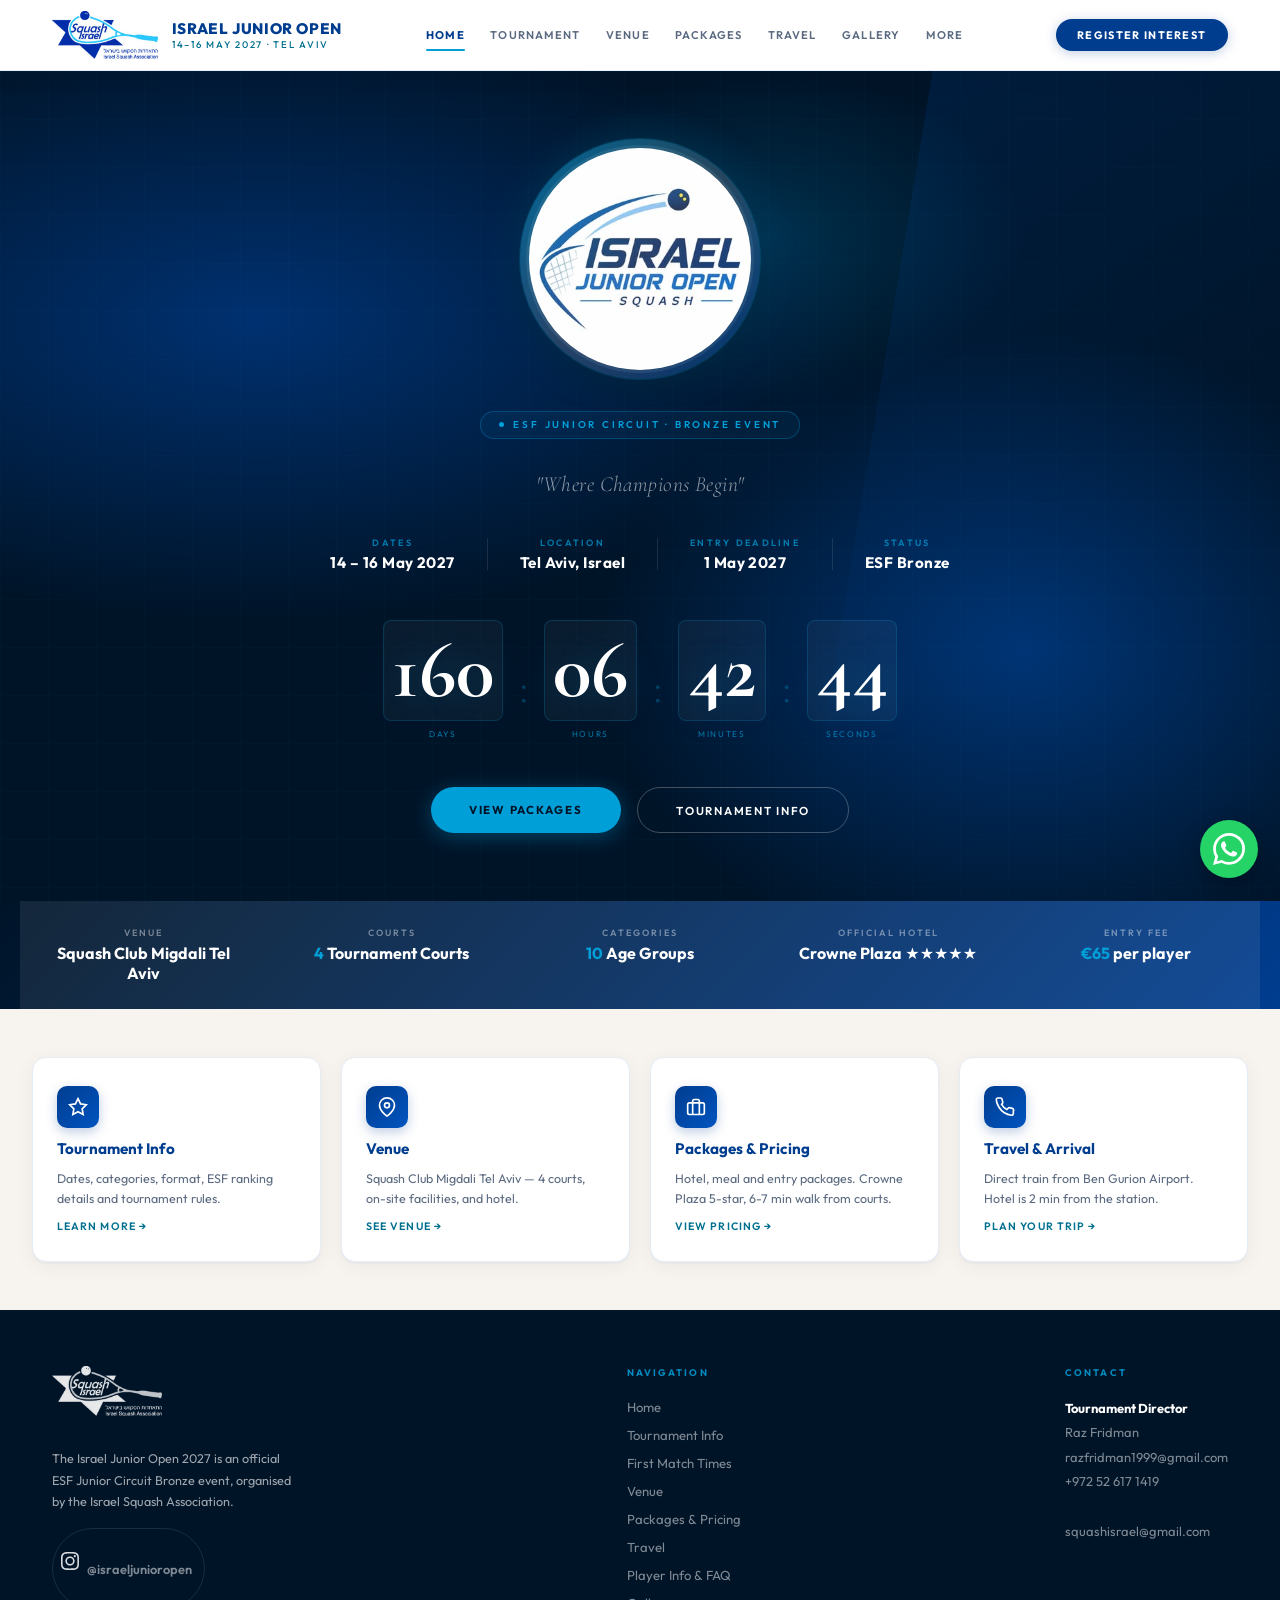
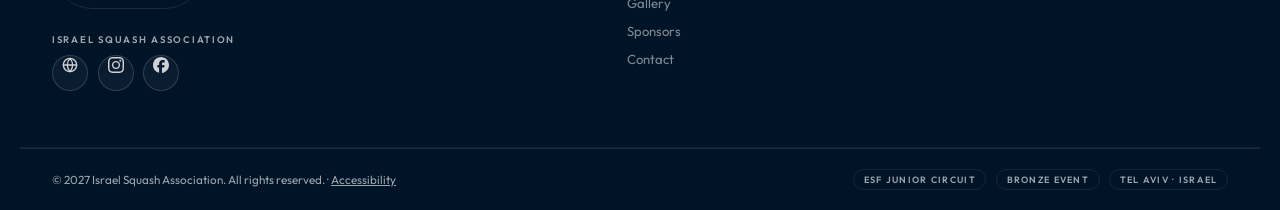
<file: index.html>
<!DOCTYPE html>
<html lang="en">
<head>
<meta charset="UTF-8">
<meta name="viewport" content="width=device-width, initial-scale=1.0">
<meta name="google-site-verification" content="rZv3g8tGmEXxZEA8Butmvnk4vvn_pvQNcPXPv8cuZnE">
<title>Israel Junior Open 2027 — ESF Junior Circuit Bronze · Tel Aviv</title>
<link rel="icon" href="favicon.ico" sizes="any">
<link rel="apple-touch-icon" href="img/apple-touch-icon.png">
<link rel="manifest" href="site.webmanifest">
<meta name="theme-color" content="#001428">
<meta property="og:type" content="website">
<meta property="og:title" content="Israel Junior Open 2027 — ESF Junior Circuit Bronze · Tel Aviv">
<meta property="og:description" content="Official website of the Israel Junior Open 2027, an ESF Junior Circuit Bronze event. 14-16 May 2027, Tel Aviv, Israel. 10 age categories, ESF Junior Circuit Bronze.">
<meta property="og:image" content="https://israeljunioropen.pages.dev/img/og-image.jpg">
<meta property="og:image:width" content="1200">
<meta property="og:image:height" content="630">
<meta name="twitter:image" content="https://israeljunioropen.pages.dev/img/og-image.jpg">
<meta property="og:url" content="https://israeljunioropen.pages.dev/">
<meta name="twitter:card" content="summary_large_image">
<meta name="description" content="Israel Junior Open 2027 - an ESF Junior Circuit Bronze squash tournament for boys and girls U11-U19, 14-16 May 2027 in Tel Aviv, Israel. Dates, venue, packages and travel info.">
<link rel="canonical" href="https://israeljunioropen.pages.dev/">
<link rel="alternate" hreflang="en" href="https://israeljunioropen.pages.dev/">
<link rel="alternate" hreflang="x-default" href="https://israeljunioropen.pages.dev/">
<link rel="stylesheet" href="css/style.css">
<script type="application/ld+json">
{
  "@context": "https://schema.org",
  "@type": "SportsEvent",
  "name": "Israel Junior Open 2027",
  "description": "ESF Junior Circuit Bronze junior squash tournament for boys and girls U11-U19.",
  "sport": "Squash",
  "startDate": "2027-05-14T10:00:00+03:00",
  "endDate": "2027-05-16T16:00:00+03:00",
  "eventStatus": "https://schema.org/EventScheduled",
  "eventAttendanceMode": "https://schema.org/OfflineEventAttendanceMode",
  "image": "https://israeljunioropen.pages.dev/img/og-image.jpg",
  "url": "https://israeljunioropen.pages.dev/",
  "location": {
    "@type": "Place",
    "name": "Squash Club Migdali Tel Aviv",
    "address": {
      "@type": "PostalAddress",
      "streetAddress": "Nahalat Yitzhak St 18",
      "addressLocality": "Tel Aviv-Yafo",
      "addressCountry": "IL"
    }
  },
  "organizer": {
    "@type": "SportsOrganization",
    "name": "Israel Squash Association",
    "url": "https://www.squashisrael.co.il/"
  },
  "offers": {
    "@type": "Offer",
    "price": "65",
    "priceCurrency": "EUR",
    "availability": "https://schema.org/PreOrder",
    "url": "https://europeansquash.com/event/israel-junior-open-2027/"
  }
}
</script>
<script type="application/ld+json">
{
  "@context": "https://schema.org",
  "@type": "WebSite",
  "name": "Israel Junior Open 2027",
  "alternateName": "IJO 2027",
  "url": "https://israeljunioropen.pages.dev/",
  "inLanguage": "en",
  "about": "ESF Junior Circuit Bronze squash tournament for boys and girls U11-U19, 14-16 May 2027, Tel Aviv, Israel.",
  "publisher": {
    "@type": "SportsOrganization",
    "name": "Israel Squash Association",
    "sport": "Squash",
    "url": "https://www.squashisrael.co.il/"
  }
}
</script>
</head>
<body>

<header>
  <div class="header-inner">
    <a href="index.html" class="header-logo">
      <img src="img/logo.jpg" alt="Israel Squash Association">
      <div class="header-logo-text">
        <div class="name">Israel Junior Open</div>
        <div class="sub">14–16 May 2027 · Tel Aviv</div>
      </div>
    </a>
    <nav>
      <ul>
        <li><a href="index.html">Home</a></li>
        <li class="has-dropdown"><a href="tournament.html">Tournament</a>
          <ul>
            <li><a href="tournament.html">Tournament Info</a></li>
            <li><a href="schedule.html">First Match Times</a></li>
            <li><a href="playerinfo.html">Player Info & FAQ</a></li>
          </ul>
        </li>
        <li><a href="venue.html">Venue</a></li>
        <li><a href="packages.html">Packages</a></li>
        <li class="has-dropdown"><a href="travel.html">Travel</a>
          <ul>
            <li><a href="travel.html">Travel & Arrival</a></li>
            <li><a href="telaviv.html">About Tel Aviv</a></li>
          </ul>
        </li>
        <li><a href="gallery.html">Gallery</a></li>
        <li class="has-dropdown"><a href="contact.html">More</a>
          <ul>
            <li><a href="sponsors.html">Sponsors & Partners</a></li>
            <li><a href="contact.html">Contact</a></li>
          </ul>
        </li>
      </ul>
      <button class="nav-toggle" aria-label="Toggle navigation">
        <span></span><span></span><span></span>
      </button>
    </nav>
    <a href="contact.html" class="nav-cta">Register Interest</a>
  </div>
</header>

<!-- HERO -->
<section class="home-hero">
  <div class="home-hero-pattern"></div>
  <div class="home-hero-glow"></div>
  <div class="home-hero-content">
    <div class="hero-tournament-logo">
      <div class="hero-logo-ring">
        <img src="img/instagram-profile.jpg" alt="Israel Junior Open 2027" width="240" height="240">
      </div>
    </div>
    <h1 class="sr-only">Israel Junior Open 2027 — ESF Junior Circuit Bronze squash tournament, 14–16 May 2027, Tel Aviv</h1>
    <div class="home-hero-esf">ESF Junior Circuit · Bronze Event</div>
    <p class="home-hero-tagline">"Where Champions Begin"</p>

    <div class="home-hero-meta">
      <div class="hm-item">
        <span class="hm-label">Dates</span>
        <span class="hm-value">14 – 16 May 2027</span>
      </div>
      <div class="hm-div"></div>
      <div class="hm-item">
        <span class="hm-label">Location</span>
        <span class="hm-value">Tel Aviv, Israel</span>
      </div>
      <div class="hm-div"></div>
      <div class="hm-item">
        <span class="hm-label">Entry Deadline</span>
        <span class="hm-value">1 May 2027</span>
      </div>
      <div class="hm-div"></div>
      <div class="hm-item">
        <span class="hm-label">Status</span>
        <span class="hm-value">ESF Bronze</span>
      </div>
    </div>

    <div class="countdown" id="countdown">
      <div class="cd-unit"><span class="cd-num" id="cd-days">000</span><span class="cd-label">Days</span></div>
      <div class="cd-sep">:</div>
      <div class="cd-unit"><span class="cd-num" id="cd-hours">00</span><span class="cd-label">Hours</span></div>
      <div class="cd-sep">:</div>
      <div class="cd-unit"><span class="cd-num" id="cd-mins">00</span><span class="cd-label">Minutes</span></div>
      <div class="cd-sep">:</div>
      <div class="cd-unit"><span class="cd-num" id="cd-secs">00</span><span class="cd-label">Seconds</span></div>
    </div>

    <div class="home-hero-actions">
      <a href="packages.html" class="btn btn-primary">View Packages</a>
      <a href="tournament.html" class="btn btn-outline">Tournament Info</a>
    </div>

  </div>
</section>

<!-- INFO STRIP -->
<div class="home-strip">
  <div class="home-strip-inner">
    <div class="strip-item">
      <div class="strip-item-label">Venue</div>
      <div class="strip-item-value">Squash Club Migdali Tel Aviv</div>
    </div>
    <div class="strip-item">
      <div class="strip-item-label">Courts</div>
      <div class="strip-item-value"><span class="accent">4</span> Tournament Courts</div>
    </div>
    <div class="strip-item">
      <div class="strip-item-label">Categories</div>
      <div class="strip-item-value"><span class="accent">10</span> Age Groups</div>
    </div>
    <div class="strip-item">
      <div class="strip-item-label">Official Hotel</div>
      <div class="strip-item-value">Crowne Plaza ★★★★★</div>
    </div>
    <div class="strip-item">
      <div class="strip-item-label">Entry Fee</div>
      <div class="strip-item-value"><span class="accent">€65</span> per player</div>
    </div>
  </div>
</div>

<!-- QUICK LINKS -->
<div class="home-quicklinks">
  <div class="quicklinks-grid">
    <a href="tournament.html" class="ql-card">
      <div class="ql-icon">
        <svg viewBox="0 0 24 24" fill="none" stroke="currentColor" stroke-width="2"><path d="M12 2l3.09 6.26L22 9.27l-5 4.87 1.18 6.88L12 17.77l-6.18 3.25L7 14.14 2 9.27l6.91-1.01L12 2z"/></svg>
      </div>
      <div class="ql-title">Tournament Info</div>
      <div class="ql-desc">Dates, categories, format, ESF ranking details and tournament rules.</div>
      <div class="ql-arrow">Learn more →</div>
    </a>
    <a href="venue.html" class="ql-card">
      <div class="ql-icon">
        <svg viewBox="0 0 24 24" fill="none" stroke="currentColor" stroke-width="2"><path d="M21 10c0 7-9 13-9 13s-9-6-9-13a9 9 0 0 1 18 0z"/><circle cx="12" cy="10" r="3"/></svg>
      </div>
      <div class="ql-title">Venue</div>
      <div class="ql-desc">Squash Club Migdali Tel Aviv — 4 courts, on-site facilities, and hotel.</div>
      <div class="ql-arrow">See venue →</div>
    </a>
    <a href="packages.html" class="ql-card">
      <div class="ql-icon">
        <svg viewBox="0 0 24 24" fill="none" stroke="currentColor" stroke-width="2"><rect x="2" y="7" width="20" height="14" rx="2"/><path d="M16 21V5a2 2 0 0 0-2-2h-4a2 2 0 0 0-2 2v16"/></svg>
      </div>
      <div class="ql-title">Packages & Pricing</div>
      <div class="ql-desc">Hotel, meal and entry packages. Crowne Plaza 5-star, 6-7 min walk from courts.</div>
      <div class="ql-arrow">View pricing →</div>
    </a>
    <a href="travel.html" class="ql-card">
      <div class="ql-icon">
        <svg viewBox="0 0 24 24" fill="none" stroke="currentColor" stroke-width="2"><path d="M22 16.92v3a2 2 0 0 1-2.18 2 19.79 19.79 0 0 1-8.63-3.07A19.5 19.5 0 0 1 4.62 12 19.79 19.79 0 0 1 1.56 3.4 2 2 0 0 1 3.53 1.22h3a2 2 0 0 1 2 1.72c.127.96.361 1.903.7 2.81a2 2 0 0 1-.45 2.11L7.91 8.77a16 16 0 0 0 6.29 6.29l1.61-1.61a2 2 0 0 1 2.11-.45c.907.339 1.85.573 2.81.7A2 2 0 0 1 22 16.92z"/></svg>
      </div>
      <div class="ql-title">Travel & Arrival</div>
      <div class="ql-desc">Direct train from Ben Gurion Airport. Hotel is 2 min from the station.</div>
      <div class="ql-arrow">Plan your trip →</div>
    </a>
  </div>
</div>

<footer>
  <div class="footer-top">
    <div class="footer-brand">
      <div class="footer-logos">
        <img src="img/logo-white.png" alt="Israel Squash Association">
      </div>
      <p>The Israel Junior Open 2027 is an official ESF Junior Circuit Bronze event, organised by the Israel Squash Association.</p>
      <div class="footer-social">
        <a href="https://www.instagram.com/israeljunioropen/" target="_blank" rel="noopener" class="footer-social-link" aria-label="Israel Junior Open on Instagram">
          <img src="img/instagram.svg" alt="Instagram" width="18" height="18">
          @israeljunioropen
        </a>
      </div>
      <div class="footer-fed">
        <span class="footer-fed-label">Israel Squash Association</span>
        <div class="footer-fed-links">
          <a href="https://www.squashisrael.co.il/" target="_blank" rel="noopener" aria-label="Israel Squash Association website"><img src="img/globe.svg" alt="Website" width="16" height="16"></a>
          <a href="https://www.instagram.com/squashisrael/" target="_blank" rel="noopener" aria-label="Israel Squash Association on Instagram"><img src="img/instagram.svg" alt="Instagram" width="16" height="16"></a>
          <a href="https://www.facebook.com/IsraelSquashOfficial/" target="_blank" rel="noopener" aria-label="Israel Squash Association on Facebook"><img src="img/facebook.svg" alt="Facebook" width="16" height="16"></a>
        </div>
      </div>
    </div>
    <div class="footer-links">
      <h4>Navigation</h4>
      <ul>
        <li><a href="index.html">Home</a></li>
        <li><a href="tournament.html">Tournament Info</a></li>
        <li><a href="schedule.html">First Match Times</a></li>
        <li><a href="venue.html">Venue</a></li>
        <li><a href="packages.html">Packages & Pricing</a></li>
        <li><a href="travel.html">Travel</a></li>
        <li><a href="playerinfo.html">Player Info & FAQ</a></li>
        <li><a href="gallery.html">Gallery</a></li>
        <li><a href="sponsors.html">Sponsors</a></li>
        <li><a href="contact.html">Contact</a></li>
      </ul>
    </div>
    <div class="footer-contact">
      <h4>Contact</h4>
      <p>
        <strong style="color:#fff">Tournament Director</strong><br>
        Raz Fridman<br>
        <a href="mailto:razfridman1999@gmail.com">razfridman1999@gmail.com</a><br>
        <a href="tel:+972526171419">+972 52 617 1419</a><br><br>
        <a href="mailto:squashisrael@gmail.com">squashisrael@gmail.com</a>
      </p>
    </div>
  </div>
  <div class="footer-bottom" style="border-top:1px solid rgba(255,255,255,0.1);padding:1.25rem 2rem;display:flex;align-items:center;justify-content:space-between;flex-wrap:wrap;gap:1rem;">
    <div class="footer-copy">© 2027 Israel Squash Association. All rights reserved. · <a href="accessibility.html" style="color:inherit;text-decoration:underline;">Accessibility</a></div>
    <div class="footer-badges">
      <div class="footer-bdg">ESF Junior Circuit</div>
      <div class="footer-bdg">Bronze Event</div>
      <div class="footer-bdg">Tel Aviv · Israel</div>
    </div>
  </div>
</footer>

<script src="js/main.js"></script>
<a href="https://wa.me/972526171419?text=Hi!%20I%20have%20a%20question%20about%20the%20Israel%20Junior%20Open%202027" class="wa-float" target="_blank" rel="noopener" aria-label="Chat with us on WhatsApp">
  <img src="img/whatsapp.svg" alt="WhatsApp" width="32" height="32">
</a>
</body>
</html>
</file>
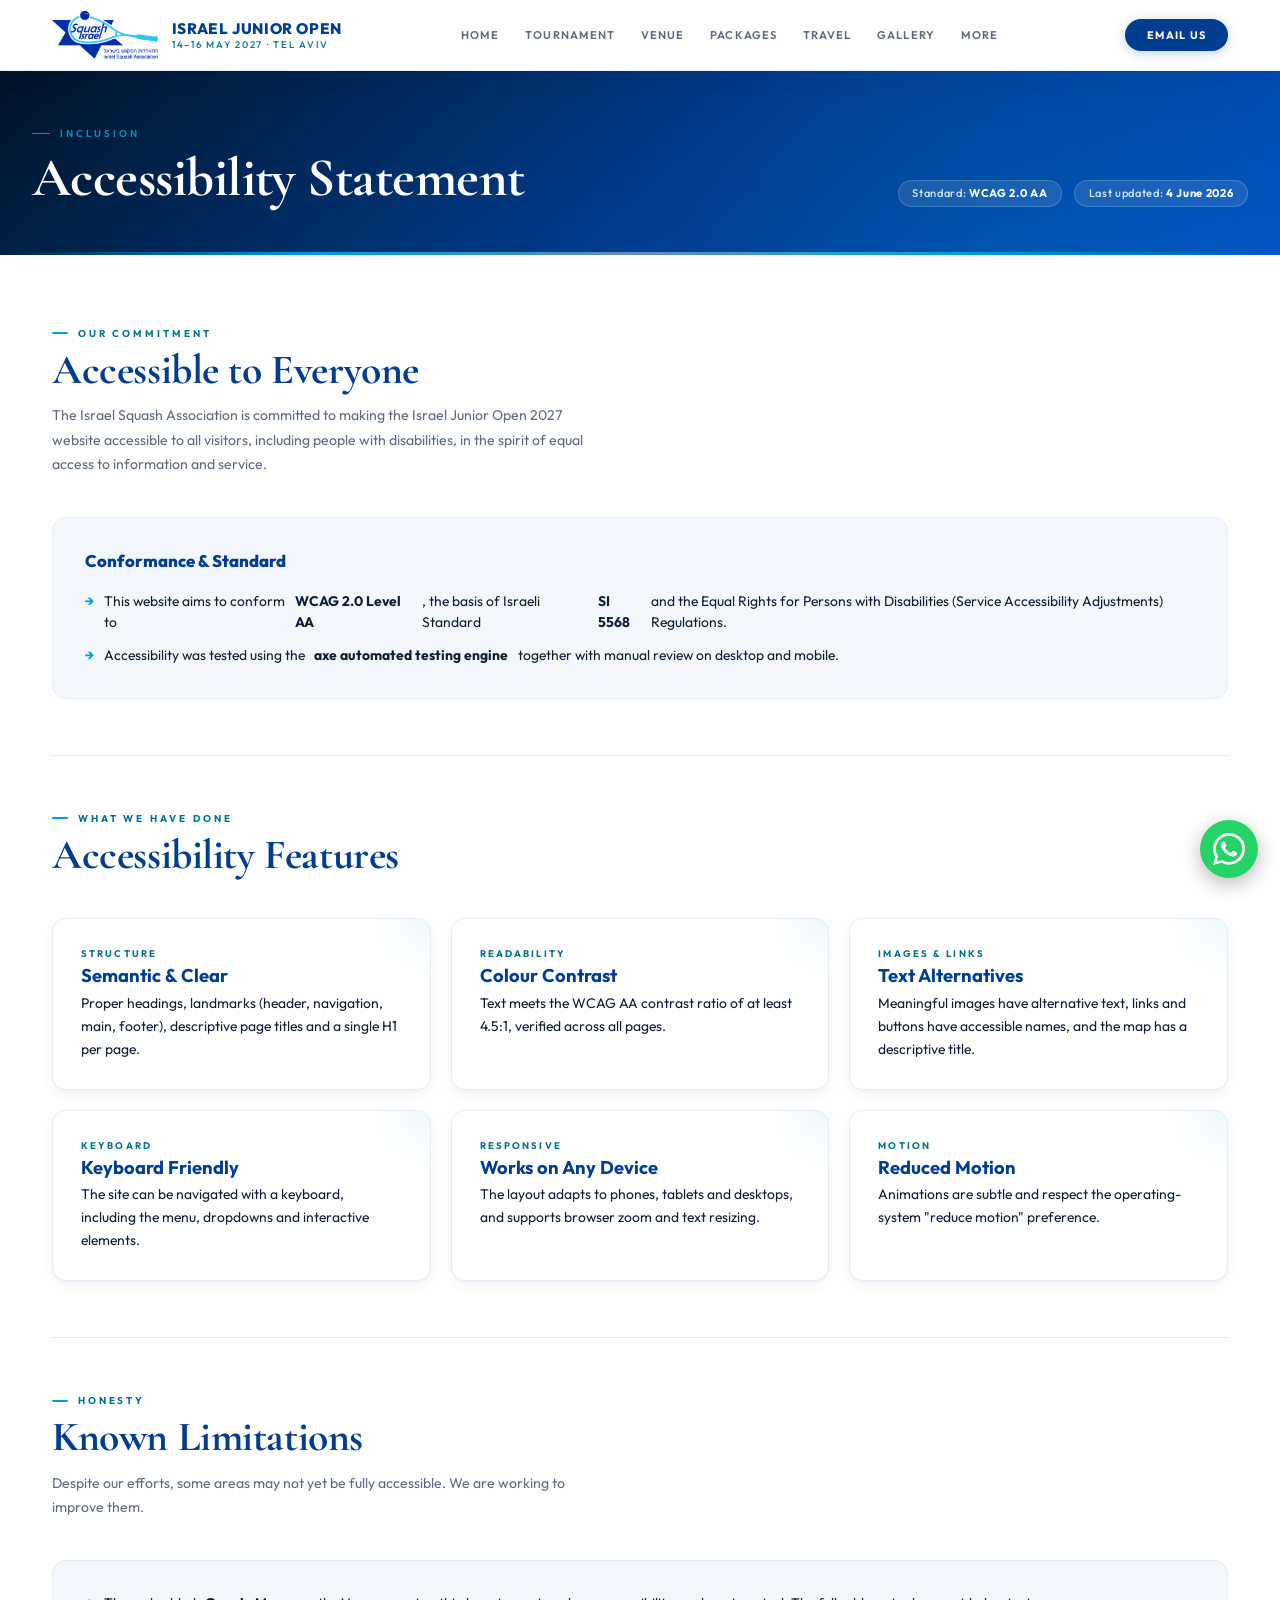
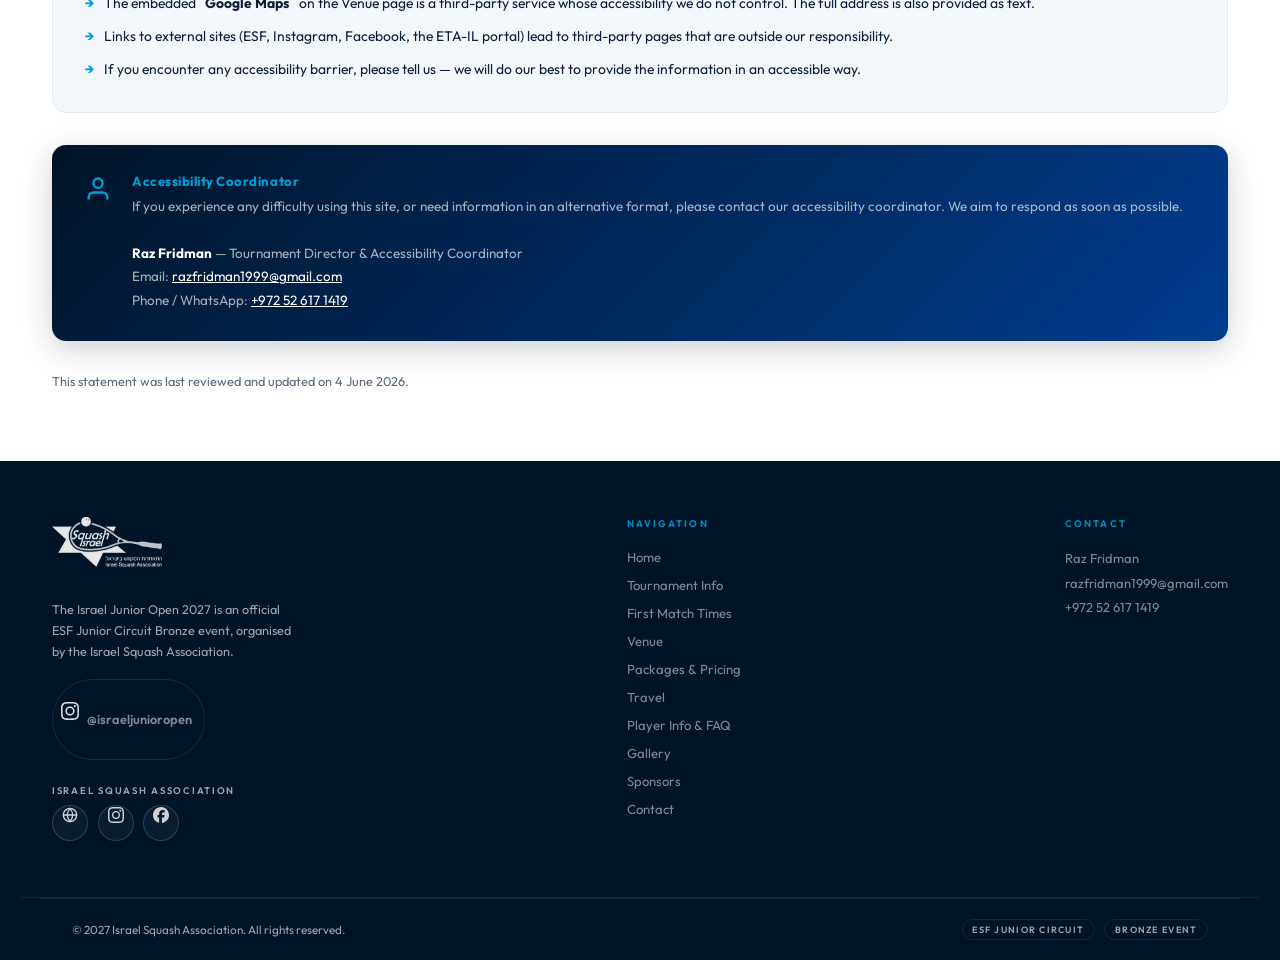
<file: accessibility.html>
<!DOCTYPE html>
<html lang="en">
<head>
<meta charset="UTF-8">
<meta name="viewport" content="width=device-width, initial-scale=1.0">
<title>Accessibility Statement — Israel Junior Open 2027</title>
<link rel="icon" href="favicon.ico" sizes="any">
<link rel="apple-touch-icon" href="img/apple-touch-icon.png">
<link rel="manifest" href="site.webmanifest">
<meta name="theme-color" content="#001428">
<meta property="og:type" content="website">
<meta property="og:title" content="Accessibility Statement — Israel Junior Open 2027">
<meta property="og:description" content="Accessibility statement for the Israel Junior Open 2027 website — our commitment to WCAG 2.0 AA / Israeli Standard 5568.">
<meta property="og:image" content="https://israeljunioropen.pages.dev/img/og-image.jpg">
<meta property="og:image:width" content="1200">
<meta property="og:image:height" content="630">
<meta name="twitter:image" content="https://israeljunioropen.pages.dev/img/og-image.jpg">
<meta property="og:url" content="https://israeljunioropen.pages.dev/accessibility">
<meta name="twitter:card" content="summary_large_image">
<meta name="description" content="Accessibility statement for the Israel Junior Open 2027 website - our commitment to WCAG 2.0 AA / Israeli Standard 5568.">
<link rel="canonical" href="https://israeljunioropen.pages.dev/accessibility">
<link rel="alternate" hreflang="en" href="https://israeljunioropen.pages.dev/accessibility">
<link rel="alternate" hreflang="x-default" href="https://israeljunioropen.pages.dev/accessibility">
<link rel="stylesheet" href="css/style.css">
</head>
<body>

<header>
  <div class="header-inner">
    <a href="index.html" class="header-logo">
      <img src="img/logo.jpg" alt="Israel Squash Association">
      <div class="header-logo-text">
        <div class="name">Israel Junior Open</div>
        <div class="sub">14–16 May 2027 · Tel Aviv</div>
      </div>
    </a>
    <nav>
      <ul>
        <li><a href="index.html">Home</a></li>
        <li class="has-dropdown"><a href="tournament.html">Tournament</a>
          <ul>
            <li><a href="tournament.html">Tournament Info</a></li>
            <li><a href="schedule.html">First Match Times</a></li>
            <li><a href="playerinfo.html">Player Info & FAQ</a></li>
          </ul>
        </li>
        <li><a href="venue.html">Venue</a></li>
        <li><a href="packages.html">Packages</a></li>
        <li class="has-dropdown"><a href="travel.html">Travel</a>
          <ul>
            <li><a href="travel.html">Travel & Arrival</a></li>
            <li><a href="telaviv.html">About Tel Aviv</a></li>
          </ul>
        </li>
        <li><a href="gallery.html">Gallery</a></li>
        <li class="has-dropdown"><a href="contact.html">More</a>
          <ul>
            <li><a href="sponsors.html">Sponsors & Partners</a></li>
            <li><a href="contact.html">Contact</a></li>
          </ul>
        </li>
      </ul>
      <button class="nav-toggle" aria-label="Toggle navigation"><span></span><span></span><span></span></button>
    </nav>
    <a href="mailto:razfridman1999@gmail.com" class="nav-cta">Email Us</a>
  </div>
</header>

<div class="page-hero">
  <div class="page-hero-inner">
    <div>
      <div class="page-hero-eyebrow">Inclusion</div>
      <h1>Accessibility Statement</h1>
    </div>
    <div class="page-hero-meta">
      <div class="page-hero-badge">Standard: <strong>WCAG 2.0 AA</strong></div>
      <div class="page-hero-badge">Last updated: <strong>4 June 2026</strong></div>
    </div>
  </div>
</div>

<main>
  <div class="content-wrap">

    <div class="sec-header">
      <div class="sec-eyebrow">Our Commitment</div>
      <h2 class="sec-title">Accessible to Everyone</h2>
      <p class="sec-subtitle">The Israel Squash Association is committed to making the Israel Junior Open 2027 website accessible to all visitors, including people with disabilities, in the spirit of equal access to information and service.</p>
    </div>

    <div class="deadlines-box">
      <h3>Conformance &amp; Standard</h3>
      <ul class="deadline-list">
        <li>This website aims to conform to <strong>WCAG 2.0 Level AA</strong>, the basis of Israeli Standard <strong>SI 5568</strong> and the Equal Rights for Persons with Disabilities (Service Accessibility Adjustments) Regulations.</li>
        <li>Accessibility was tested using the <strong>axe automated testing engine</strong> together with manual review on desktop and mobile.</li>
      </ul>
    </div>

    <hr class="section-divider">

    <div class="sec-header">
      <div class="sec-eyebrow">What We Have Done</div>
      <h2 class="sec-title">Accessibility Features</h2>
    </div>
    <div class="cards-grid cards-grid-3">
      <div class="card">
        <div class="card-label">Structure</div>
        <div class="card-title">Semantic &amp; Clear</div>
        <div class="card-value">Proper headings, landmarks (header, navigation, main, footer), descriptive page titles and a single H1 per page.</div>
      </div>
      <div class="card">
        <div class="card-label">Readability</div>
        <div class="card-title">Colour Contrast</div>
        <div class="card-value">Text meets the WCAG AA contrast ratio of at least 4.5:1, verified across all pages.</div>
      </div>
      <div class="card">
        <div class="card-label">Images &amp; Links</div>
        <div class="card-title">Text Alternatives</div>
        <div class="card-value">Meaningful images have alternative text, links and buttons have accessible names, and the map has a descriptive title.</div>
      </div>
      <div class="card">
        <div class="card-label">Keyboard</div>
        <div class="card-title">Keyboard Friendly</div>
        <div class="card-value">The site can be navigated with a keyboard, including the menu, dropdowns and interactive elements.</div>
      </div>
      <div class="card">
        <div class="card-label">Responsive</div>
        <div class="card-title">Works on Any Device</div>
        <div class="card-value">The layout adapts to phones, tablets and desktops, and supports browser zoom and text resizing.</div>
      </div>
      <div class="card">
        <div class="card-label">Motion</div>
        <div class="card-title">Reduced Motion</div>
        <div class="card-value">Animations are subtle and respect the operating-system "reduce motion" preference.</div>
      </div>
    </div>

    <hr class="section-divider">

    <div class="sec-header">
      <div class="sec-eyebrow">Honesty</div>
      <h2 class="sec-title">Known Limitations</h2>
      <p class="sec-subtitle">Despite our efforts, some areas may not yet be fully accessible. We are working to improve them.</p>
    </div>
    <div class="deadlines-box">
      <ul class="deadline-list">
        <li>The embedded <strong>Google Maps</strong> on the Venue page is a third-party service whose accessibility we do not control. The full address is also provided as text.</li>
        <li>Links to external sites (ESF, Instagram, Facebook, the ETA-IL portal) lead to third-party pages that are outside our responsibility.</li>
        <li>If you encounter any accessibility barrier, please tell us — we will do our best to provide the information in an accessible way.</li>
      </ul>
    </div>

    <div class="info-box" style="margin-top:2rem;">
      <svg xmlns="http://www.w3.org/2000/svg" width="28" height="28" viewBox="0 0 24 24" fill="none" stroke="currentColor" stroke-width="2"><path d="M20 21v-2a4 4 0 0 0-4-4H8a4 4 0 0 0-4 4v2"/><circle cx="12" cy="7" r="4"/></svg>
      <div>
        <div class="info-box-title">Accessibility Coordinator</div>
        <div class="info-box-text">If you experience any difficulty using this site, or need information in an alternative format, please contact our accessibility coordinator. We aim to respond as soon as possible.
          <br><br>
          <strong style="color:#fff">Raz Fridman</strong> — Tournament Director &amp; Accessibility Coordinator<br>
          Email: <a href="mailto:razfridman1999@gmail.com" style="color:#fff;text-decoration:underline;">razfridman1999@gmail.com</a><br>
          Phone / WhatsApp: <a href="tel:+972526171419" style="color:#fff;text-decoration:underline;">+972 52 617 1419</a>
        </div>
      </div>
    </div>

    <p style="margin-top:2rem;font-size:0.8rem;color:var(--gray);">This statement was last reviewed and updated on 4 June 2026.</p>

  </div>
</main>

<footer>
  <div class="footer-top">
    <div class="footer-brand">
      <div class="footer-logos">
        <img src="img/logo-white.png" alt="Israel Squash Association">
      </div>
      <p>The Israel Junior Open 2027 is an official ESF Junior Circuit Bronze event, organised by the Israel Squash Association.</p>
      <div class="footer-social">
        <a href="https://www.instagram.com/israeljunioropen/" target="_blank" rel="noopener" class="footer-social-link" aria-label="Israel Junior Open on Instagram">
          <img src="img/instagram.svg" alt="Instagram" width="18" height="18">
          @israeljunioropen
        </a>
      </div>
      <div class="footer-fed">
        <span class="footer-fed-label">Israel Squash Association</span>
        <div class="footer-fed-links">
          <a href="https://www.squashisrael.co.il/" target="_blank" rel="noopener" aria-label="Israel Squash Association website"><img src="img/globe.svg" alt="Website" width="16" height="16"></a>
          <a href="https://www.instagram.com/squashisrael/" target="_blank" rel="noopener" aria-label="Israel Squash Association on Instagram"><img src="img/instagram.svg" alt="Instagram" width="16" height="16"></a>
          <a href="https://www.facebook.com/IsraelSquashOfficial/" target="_blank" rel="noopener" aria-label="Israel Squash Association on Facebook"><img src="img/facebook.svg" alt="Facebook" width="16" height="16"></a>
        </div>
      </div>
    </div>
    <div class="footer-links">
      <h4>Navigation</h4>
      <ul>
        <li><a href="index.html">Home</a></li>
        <li><a href="tournament.html">Tournament Info</a></li>
        <li><a href="schedule.html">First Match Times</a></li>
        <li><a href="venue.html">Venue</a></li>
        <li><a href="packages.html">Packages & Pricing</a></li>
        <li><a href="travel.html">Travel</a></li>
        <li><a href="playerinfo.html">Player Info & FAQ</a></li>
        <li><a href="gallery.html">Gallery</a></li>
        <li><a href="sponsors.html">Sponsors</a></li>
        <li><a href="contact.html">Contact</a></li>
      </ul>
    </div>
    <div class="footer-contact">
      <h4>Contact</h4>
      <p>Raz Fridman<br><a href="mailto:razfridman1999@gmail.com">razfridman1999@gmail.com</a><br><a href="tel:+972526171419">+972 52 617 1419</a></p>
    </div>
  </div>
  <div style="border-top:1px solid rgba(255,255,255,0.1);padding:1.25rem 2rem;display:flex;align-items:center;justify-content:space-between;flex-wrap:wrap;gap:1rem;max-width:1200px;margin:0 auto;">
    <div class="footer-copy">© 2027 Israel Squash Association. All rights reserved.</div>
    <div class="footer-badges"><div class="footer-bdg">ESF Junior Circuit</div><div class="footer-bdg">Bronze Event</div></div>
  </div>
</footer>
<script src="js/main.js"></script>
<a href="https://wa.me/972526171419?text=Hi!%20I%20have%20a%20question%20about%20the%20Israel%20Junior%20Open%202027" class="wa-float" target="_blank" rel="noopener" aria-label="Chat with us on WhatsApp">
  <img src="img/whatsapp.svg" alt="WhatsApp" width="32" height="32">
</a>
</body>
</html>
</file>
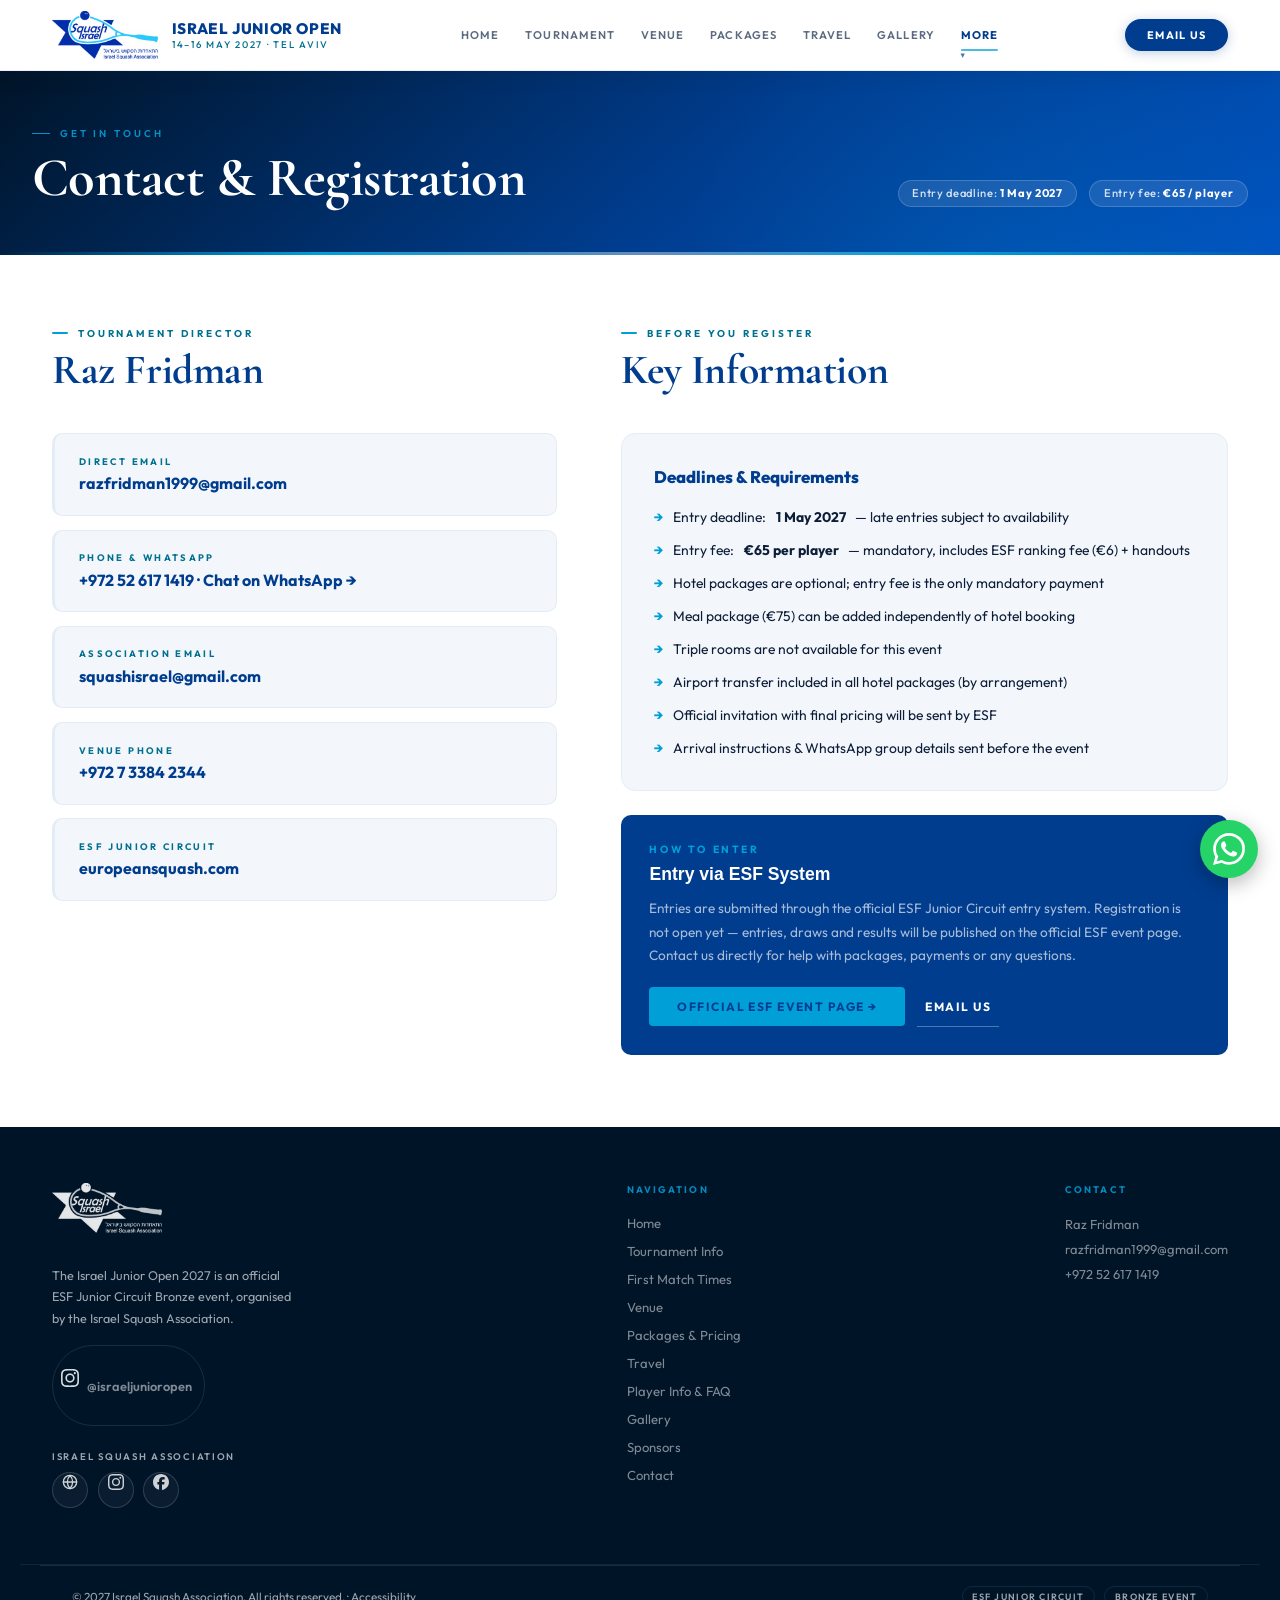
<file: contact.html>
<!DOCTYPE html>
<html lang="en">
<head>
<meta charset="UTF-8">
<meta name="viewport" content="width=device-width, initial-scale=1.0">
<title>Contact — Israel Junior Open 2027</title>
<link rel="icon" href="favicon.ico" sizes="any">
<link rel="apple-touch-icon" href="img/apple-touch-icon.png">
<link rel="manifest" href="site.webmanifest">
<meta name="theme-color" content="#001428">
<meta property="og:type" content="website">
<meta property="og:title" content="Contact — Israel Junior Open 2027">
<meta property="og:description" content="Official website of the Israel Junior Open 2027, an ESF Junior Circuit Bronze event. 14-16 May 2027, Tel Aviv, Israel. 10 age categories, ESF Junior Circuit Bronze.">
<meta property="og:image" content="https://israeljunioropen.pages.dev/img/og-image.jpg">
<meta property="og:image:width" content="1200">
<meta property="og:image:height" content="630">
<meta name="twitter:image" content="https://israeljunioropen.pages.dev/img/og-image.jpg">
<meta property="og:url" content="https://israeljunioropen.pages.dev/contact">
<meta name="twitter:card" content="summary_large_image">
<meta name="description" content="Contact the Israel Junior Open 2027 organisers and learn how to enter via the official ESF Junior Circuit entry system.">
<link rel="canonical" href="https://israeljunioropen.pages.dev/contact">
<link rel="alternate" hreflang="en" href="https://israeljunioropen.pages.dev/contact">
<link rel="alternate" hreflang="x-default" href="https://israeljunioropen.pages.dev/contact">
<link rel="stylesheet" href="css/style.css">
</head>
<body>

<header>
  <div class="header-inner">
    <a href="index.html" class="header-logo">
      <img src="img/logo.jpg" alt="Israel Squash Association">
      <div class="header-logo-text">
        <div class="name">Israel Junior Open</div>
        <div class="sub">14–16 May 2027 · Tel Aviv</div>
      </div>
    </a>
    <nav>
      <ul>
        <li><a href="index.html">Home</a></li>
        <li class="has-dropdown"><a href="tournament.html">Tournament</a>
          <ul>
            <li><a href="tournament.html">Tournament Info</a></li>
            <li><a href="schedule.html">First Match Times</a></li>
            <li><a href="playerinfo.html">Player Info & FAQ</a></li>
          </ul>
        </li>
        <li><a href="venue.html">Venue</a></li>
        <li><a href="packages.html">Packages</a></li>
        <li class="has-dropdown"><a href="travel.html">Travel</a>
          <ul>
            <li><a href="travel.html">Travel & Arrival</a></li>
            <li><a href="telaviv.html">About Tel Aviv</a></li>
          </ul>
        </li>
        <li><a href="gallery.html">Gallery</a></li>
        <li class="has-dropdown"><a href="contact.html">More</a>
          <ul>
            <li><a href="sponsors.html">Sponsors & Partners</a></li>
            <li><a href="contact.html">Contact</a></li>
          </ul>
        </li>
      </ul>
      <button class="nav-toggle" aria-label="Toggle navigation"><span></span><span></span><span></span></button>
    </nav>
    <a href="mailto:razfridman1999@gmail.com" class="nav-cta">Email Us</a>
  </div>
</header>

<div class="page-hero">
  <div class="page-hero-inner">
    <div>
      <div class="page-hero-eyebrow">Get In Touch</div>
      <h1>Contact & Registration</h1>
    </div>
    <div class="page-hero-meta">
      <div class="page-hero-badge">Entry deadline: <strong>1 May 2027</strong></div>
      <div class="page-hero-badge">Entry fee: <strong>€65 / player</strong></div>
    </div>
  </div>
</div>

<main>
  <div class="content-wrap">

    <div class="contact-grid">
      <!-- Contact details -->
      <div>
        <div class="sec-header">
          <div class="sec-eyebrow">Tournament Director</div>
          <h2 class="sec-title">Raz Fridman</h2>
        </div>
        <div class="contact-cards">
          <div class="contact-card">
            <div class="contact-card-label">Direct Email</div>
            <div class="contact-card-value"><a href="mailto:razfridman1999@gmail.com">razfridman1999@gmail.com</a></div>
          </div>
          <div class="contact-card">
            <div class="contact-card-label">Phone & WhatsApp</div>
            <div class="contact-card-value"><a href="tel:+972526171419">+972 52 617 1419</a> · <a href="https://wa.me/972526171419?text=Hi!%20I%20have%20a%20question%20about%20the%20Israel%20Junior%20Open%202027" target="_blank" rel="noopener">Chat on WhatsApp →</a></div>
          </div>
          <div class="contact-card">
            <div class="contact-card-label">Association Email</div>
            <div class="contact-card-value"><a href="mailto:squashisrael@gmail.com">squashisrael@gmail.com</a></div>
          </div>
          <div class="contact-card">
            <div class="contact-card-label">Venue Phone</div>
            <div class="contact-card-value"><a href="tel:+97273384234">+972 7 3384 2344</a></div>
          </div>
          <div class="contact-card">
            <div class="contact-card-label">ESF Junior Circuit</div>
            <div class="contact-card-value"><a href="https://europeansquash.com" target="_blank" rel="noopener">europeansquash.com</a></div>
          </div>
        </div>
      </div>

      <!-- Key info -->
      <div>
        <div class="sec-header">
          <div class="sec-eyebrow">Before You Register</div>
          <h2 class="sec-title">Key Information</h2>
        </div>
        <div class="deadlines-box">
          <h3>Deadlines & Requirements</h3>
          <ul class="deadline-list">
            <li>Entry deadline: <strong>1 May 2027</strong> — late entries subject to availability</li>
            <li>Entry fee: <strong>€65 per player</strong> — mandatory, includes ESF ranking fee (€6) + handouts</li>
            <li>Hotel packages are optional; entry fee is the only mandatory payment</li>
            <li>Meal package (€75) can be added independently of hotel booking</li>
            <li>Triple rooms are not available for this event</li>
            <li>Airport transfer included in all hotel packages (by arrangement)</li>
            <li>Official invitation with final pricing will be sent by ESF</li>
            <li>Arrival instructions & WhatsApp group details sent before the event</li>
          </ul>
        </div>

        <div style="margin-top:1.5rem;background:var(--blue);border-radius:10px;padding:1.75rem;">
          <div style="font-size:0.65rem;font-weight:700;letter-spacing:0.25em;text-transform:uppercase;color:var(--cyan);margin-bottom:0.5rem;">How to Enter</div>
          <div style="font-family:'Raleway',sans-serif;font-size:1.1rem;font-weight:700;color:#fff;margin-bottom:0.75rem;">Entry via ESF System</div>
          <div style="font-size:0.85rem;color:rgba(255,255,255,0.65);line-height:1.7;margin-bottom:1.25rem;">Entries are submitted through the official ESF Junior Circuit entry system. Registration is not open yet — entries, draws and results will be published on the official ESF event page. Contact us directly for help with packages, payments or any questions.</div>
          <div style="display:flex;gap:0.75rem;flex-wrap:wrap;align-items:center;">
            <a href="https://europeansquash.com/event/israel-junior-open-2027/" target="_blank" rel="noopener" style="display:inline-block;background:var(--cyan);color:var(--blue);font-size:0.75rem;font-weight:700;letter-spacing:0.12em;text-transform:uppercase;padding:0.75rem 1.75rem;border-radius:4px;text-decoration:none;">Official ESF event page →</a>
            <a href="mailto:razfridman1999@gmail.com" style="display:inline-block;color:#fff;font-size:0.75rem;font-weight:700;letter-spacing:0.12em;text-transform:uppercase;padding:0.75rem 0.5rem;text-decoration:none;border-bottom:1px solid rgba(255,255,255,0.3);">Email us</a>
          </div>
        </div>
      </div>
    </div>

  </div>
</main>

<footer>
  <div class="footer-top">
    <div class="footer-brand">
      <div class="footer-logos">
        <img src="img/logo-white.png" alt="Israel Squash Association">
      </div>
      <p>The Israel Junior Open 2027 is an official ESF Junior Circuit Bronze event, organised by the Israel Squash Association.</p>
      <div class="footer-social">
        <a href="https://www.instagram.com/israeljunioropen/" target="_blank" rel="noopener" class="footer-social-link" aria-label="Israel Junior Open on Instagram">
          <img src="img/instagram.svg" alt="Instagram" width="18" height="18">
          @israeljunioropen
        </a>
      </div>
      <div class="footer-fed">
        <span class="footer-fed-label">Israel Squash Association</span>
        <div class="footer-fed-links">
          <a href="https://www.squashisrael.co.il/" target="_blank" rel="noopener" aria-label="Israel Squash Association website"><img src="img/globe.svg" alt="Website" width="16" height="16"></a>
          <a href="https://www.instagram.com/squashisrael/" target="_blank" rel="noopener" aria-label="Israel Squash Association on Instagram"><img src="img/instagram.svg" alt="Instagram" width="16" height="16"></a>
          <a href="https://www.facebook.com/IsraelSquashOfficial/" target="_blank" rel="noopener" aria-label="Israel Squash Association on Facebook"><img src="img/facebook.svg" alt="Facebook" width="16" height="16"></a>
        </div>
      </div>
    </div>
    <div class="footer-links">
      <h4>Navigation</h4>
      <ul>
        <li><a href="index.html">Home</a></li>
        <li><a href="tournament.html">Tournament Info</a></li>
        <li><a href="schedule.html">First Match Times</a></li>
        <li><a href="venue.html">Venue</a></li>
        <li><a href="packages.html">Packages & Pricing</a></li>
        <li><a href="travel.html">Travel</a></li>
        <li><a href="playerinfo.html">Player Info & FAQ</a></li>
        <li><a href="gallery.html">Gallery</a></li>
        <li><a href="sponsors.html">Sponsors</a></li>
        <li><a href="contact.html">Contact</a></li>
      </ul>
    </div>
    <div class="footer-contact">
      <h4>Contact</h4>
      <p>Raz Fridman<br><a href="mailto:razfridman1999@gmail.com">razfridman1999@gmail.com</a><br><a href="tel:+972526171419">+972 52 617 1419</a></p>
    </div>
  </div>
  <div style="border-top:1px solid rgba(255,255,255,0.1);padding:1.25rem 2rem;display:flex;align-items:center;justify-content:space-between;flex-wrap:wrap;gap:1rem;max-width:1200px;margin:0 auto;">
    <div class="footer-copy">© 2027 Israel Squash Association. All rights reserved. · <a href="accessibility.html" style="color:inherit;text-decoration:underline;">Accessibility</a></div>
    <div class="footer-badges"><div class="footer-bdg">ESF Junior Circuit</div><div class="footer-bdg">Bronze Event</div></div>
  </div>
</footer>
<script src="js/main.js"></script>
<a href="https://wa.me/972526171419?text=Hi!%20I%20have%20a%20question%20about%20the%20Israel%20Junior%20Open%202027" class="wa-float" target="_blank" rel="noopener" aria-label="Chat with us on WhatsApp">
  <img src="img/whatsapp.svg" alt="WhatsApp" width="32" height="32">
</a>
</body>
</html>
</file>
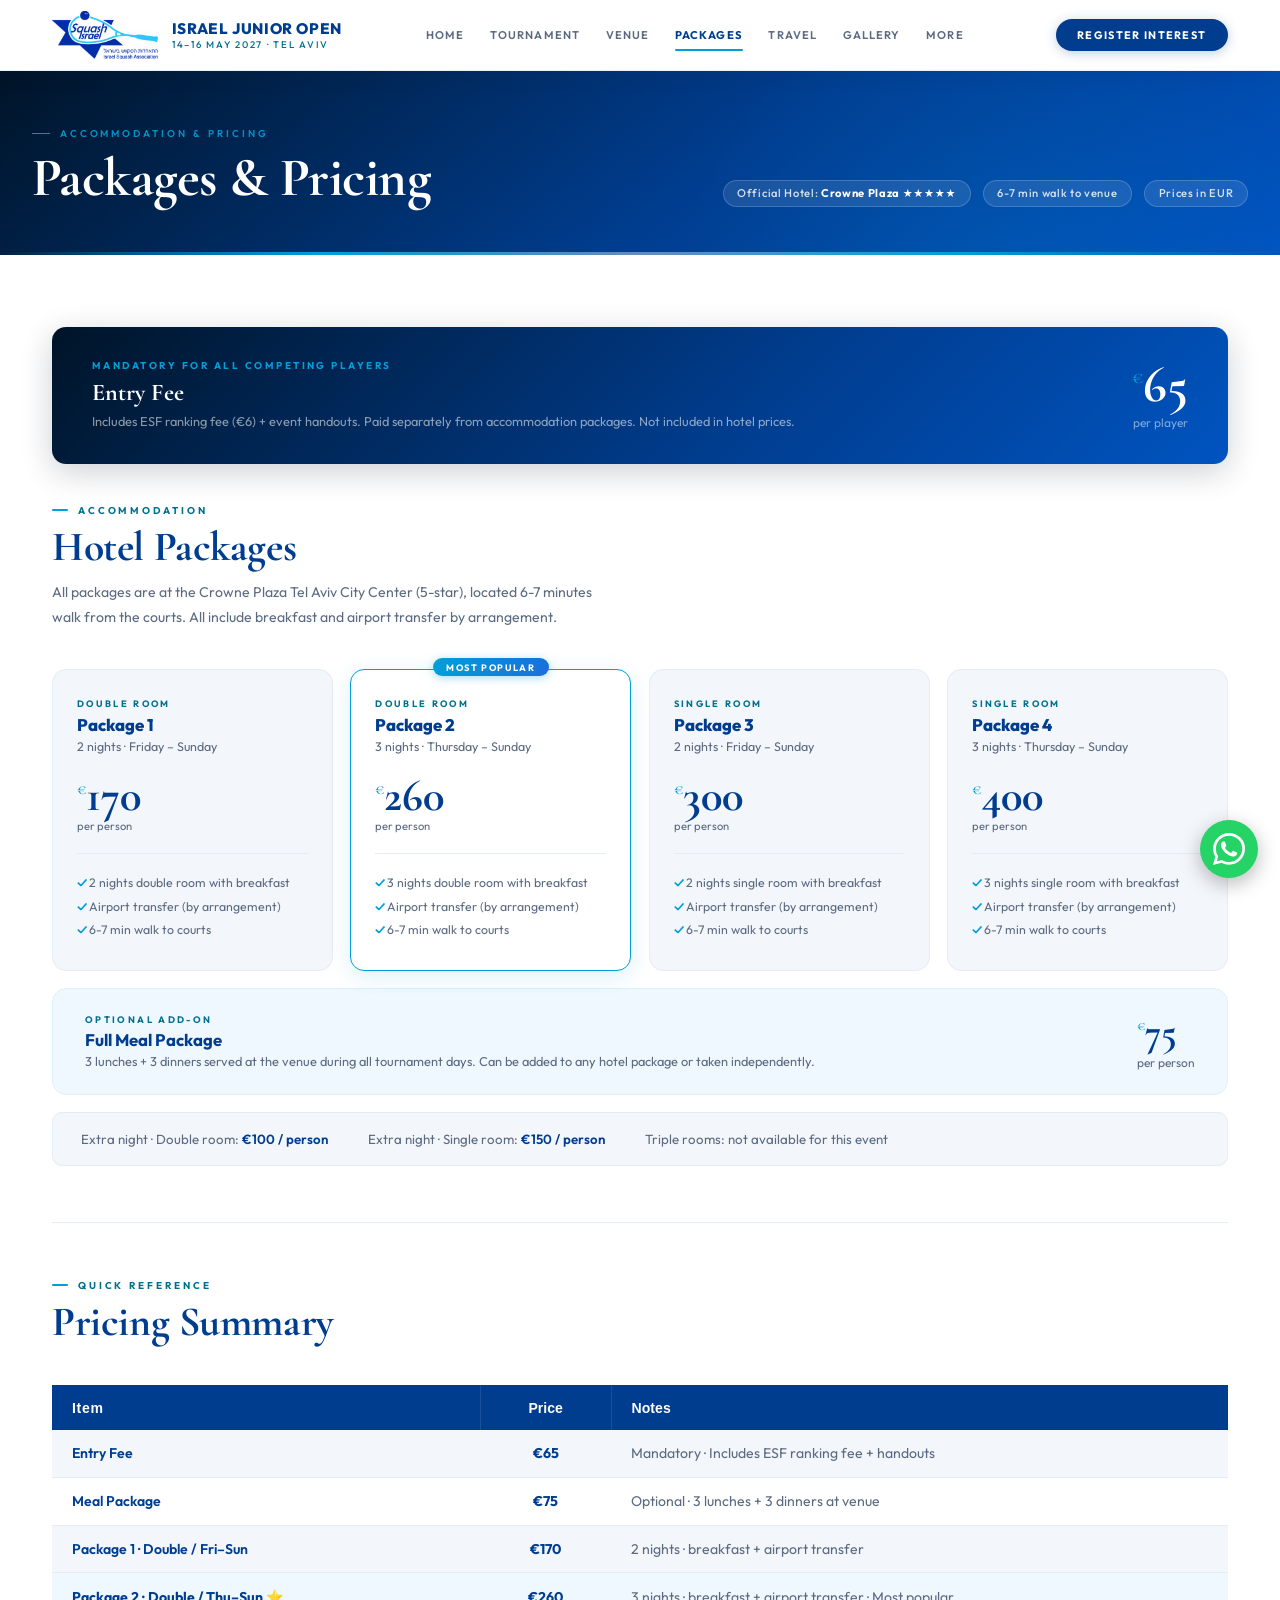
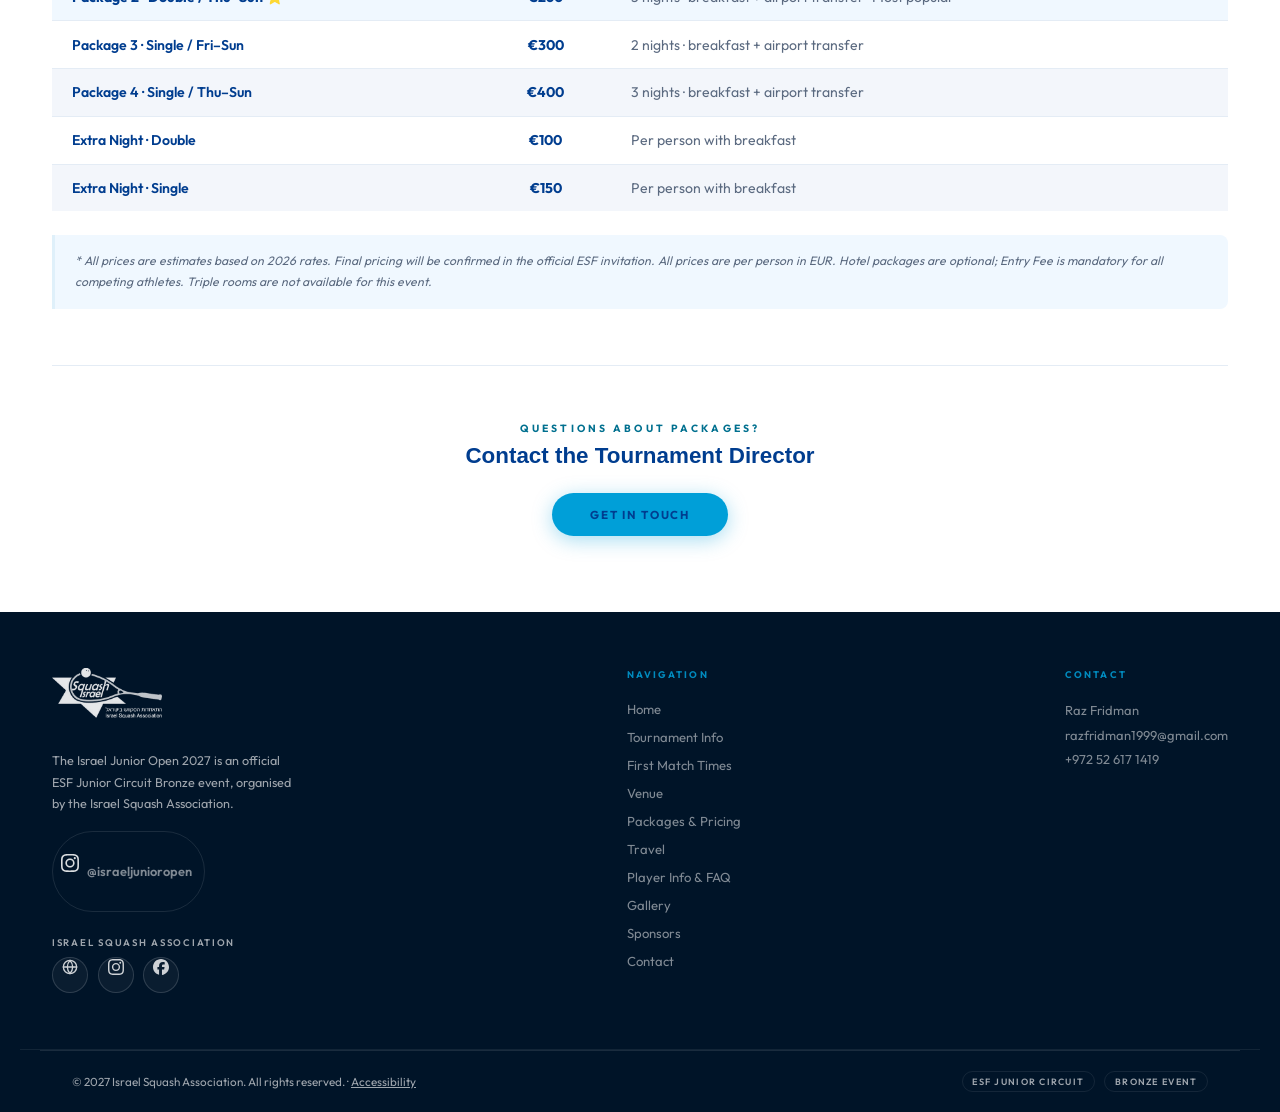
<file: packages.html>
<!DOCTYPE html>
<html lang="en">
<head>
<meta charset="UTF-8">
<meta name="viewport" content="width=device-width, initial-scale=1.0">
<title>Packages & Pricing — Israel Junior Open 2027</title>
<link rel="icon" href="favicon.ico" sizes="any">
<link rel="apple-touch-icon" href="img/apple-touch-icon.png">
<link rel="manifest" href="site.webmanifest">
<meta name="theme-color" content="#001428">
<meta property="og:type" content="website">
<meta property="og:title" content="Packages & Pricing — Israel Junior Open 2027">
<meta property="og:description" content="Official website of the Israel Junior Open 2027, an ESF Junior Circuit Bronze event. 14-16 May 2027, Tel Aviv, Israel. 10 age categories, ESF Junior Circuit Bronze.">
<meta property="og:image" content="https://israeljunioropen.pages.dev/img/og-image.jpg">
<meta property="og:image:width" content="1200">
<meta property="og:image:height" content="630">
<meta name="twitter:image" content="https://israeljunioropen.pages.dev/img/og-image.jpg">
<meta property="og:url" content="https://israeljunioropen.pages.dev/packages">
<meta name="twitter:card" content="summary_large_image">
<meta name="description" content="Hotel, meal and entry packages for the Israel Junior Open 2027. Crowne Plaza 5-star, 6-7 minute walk from the courts. Entry EUR 65 per player.">
<link rel="canonical" href="https://israeljunioropen.pages.dev/packages">
<link rel="alternate" hreflang="en" href="https://israeljunioropen.pages.dev/packages">
<link rel="alternate" hreflang="x-default" href="https://israeljunioropen.pages.dev/packages">
<link rel="stylesheet" href="css/style.css">
</head>
<body>

<header>
  <div class="header-inner">
    <a href="index.html" class="header-logo">
      <img src="img/logo.jpg" alt="Israel Squash Association">
      <div class="header-logo-text">
        <div class="name">Israel Junior Open</div>
        <div class="sub">14–16 May 2027 · Tel Aviv</div>
      </div>
    </a>
    <nav>
      <ul>
        <li><a href="index.html">Home</a></li>
        <li class="has-dropdown"><a href="tournament.html">Tournament</a>
          <ul>
            <li><a href="tournament.html">Tournament Info</a></li>
            <li><a href="schedule.html">First Match Times</a></li>
            <li><a href="playerinfo.html">Player Info & FAQ</a></li>
          </ul>
        </li>
        <li><a href="venue.html">Venue</a></li>
        <li><a href="packages.html">Packages</a></li>
        <li class="has-dropdown"><a href="travel.html">Travel</a>
          <ul>
            <li><a href="travel.html">Travel & Arrival</a></li>
            <li><a href="telaviv.html">About Tel Aviv</a></li>
          </ul>
        </li>
        <li><a href="gallery.html">Gallery</a></li>
        <li class="has-dropdown"><a href="contact.html">More</a>
          <ul>
            <li><a href="sponsors.html">Sponsors & Partners</a></li>
            <li><a href="contact.html">Contact</a></li>
          </ul>
        </li>
      </ul>
      <button class="nav-toggle" aria-label="Toggle navigation"><span></span><span></span><span></span></button>
    </nav>
    <a href="contact.html" class="nav-cta">Register Interest</a>
  </div>
</header>

<div class="page-hero">
  <div class="page-hero-inner">
    <div>
      <div class="page-hero-eyebrow">Accommodation & Pricing</div>
      <h1>Packages & Pricing</h1>
    </div>
    <div class="page-hero-meta">
      <div class="page-hero-badge">Official Hotel: <strong>Crowne Plaza ★★★★★</strong></div>
      <div class="page-hero-badge">6-7 min walk to venue</div>
      <div class="page-hero-badge">Prices in EUR</div>
    </div>
  </div>
</div>

<main>
  <div class="content-wrap">

    <!-- Entry fee -->
    <div class="entry-banner">
      <div>
        <div class="eb-label">Mandatory for all competing players</div>
        <div class="eb-title">Entry Fee</div>
        <div class="eb-desc">Includes ESF ranking fee (€6) + event handouts. Paid separately from accommodation packages. Not included in hotel prices.</div>
      </div>
      <div>
        <div class="eb-price"><sup>€</sup>65</div>
        <div style="font-size:0.75rem;color:rgba(255,255,255,0.5);text-align:right;margin-top:0.25rem;">per player</div>
      </div>
    </div>

    <!-- Hotel packages -->
    <div class="sec-header">
      <div class="sec-eyebrow">Accommodation</div>
      <h2 class="sec-title">Hotel Packages</h2>
      <p class="sec-subtitle">All packages are at the Crowne Plaza Tel Aviv City Center (5-star), located 6-7 minutes walk from the courts. All include breakfast and airport transfer by arrangement.</p>
    </div>

    <div class="pkg-grid">
      <div class="pkg-card">
        <div class="pkg-type">Double Room</div>
        <div class="pkg-name">Package 1</div>
        <div class="pkg-nights">2 nights · Friday – Sunday</div>
        <div class="pkg-price"><sup>€</sup>170</div>
        <div class="pkg-per">per person</div>
        <div class="pkg-includes">
          <span>2 nights double room with breakfast</span>
          <span>Airport transfer (by arrangement)</span>
          <span>6-7 min walk to courts</span>
        </div>
      </div>
      <div class="pkg-card featured">
        <div class="pkg-badge">Most Popular</div>
        <div class="pkg-type">Double Room</div>
        <div class="pkg-name">Package 2</div>
        <div class="pkg-nights">3 nights · Thursday – Sunday</div>
        <div class="pkg-price"><sup>€</sup>260</div>
        <div class="pkg-per">per person</div>
        <div class="pkg-includes">
          <span>3 nights double room with breakfast</span>
          <span>Airport transfer (by arrangement)</span>
          <span>6-7 min walk to courts</span>
        </div>
      </div>
      <div class="pkg-card">
        <div class="pkg-type">Single Room</div>
        <div class="pkg-name">Package 3</div>
        <div class="pkg-nights">2 nights · Friday – Sunday</div>
        <div class="pkg-price"><sup>€</sup>300</div>
        <div class="pkg-per">per person</div>
        <div class="pkg-includes">
          <span>2 nights single room with breakfast</span>
          <span>Airport transfer (by arrangement)</span>
          <span>6-7 min walk to courts</span>
        </div>
      </div>
      <div class="pkg-card">
        <div class="pkg-type">Single Room</div>
        <div class="pkg-name">Package 4</div>
        <div class="pkg-nights">3 nights · Thursday – Sunday</div>
        <div class="pkg-price"><sup>€</sup>400</div>
        <div class="pkg-per">per person</div>
        <div class="pkg-includes">
          <span>3 nights single room with breakfast</span>
          <span>Airport transfer (by arrangement)</span>
          <span>6-7 min walk to courts</span>
        </div>
      </div>
    </div>

    <!-- Meal package -->
    <div class="meal-row">
      <div>
        <div class="mr-label">Optional Add-on</div>
        <div class="mr-title">Full Meal Package</div>
        <div class="mr-desc">3 lunches + 3 dinners served at the venue during all tournament days. Can be added to any hotel package or taken independently.</div>
      </div>
      <div>
        <div class="mr-price"><sup>€</sup>75</div>
        <div style="font-size:0.75rem;color:var(--gray);text-align:right;margin-top:0.2rem;">per person</div>
      </div>
    </div>

    <!-- Extras -->
    <div class="extras-row">
      <div class="extra-item">Extra night · Double room: <strong>€100 / person</strong></div>
      <div class="extra-item">Extra night · Single room: <strong>€150 / person</strong></div>
      <div class="extra-item" style="color:var(--gray);">Triple rooms: not available for this event</div>
    </div>

    <!-- Summary table -->
    <hr class="section-divider">
    <div class="sec-header">
      <div class="sec-eyebrow">Quick Reference</div>
      <h2 class="sec-title">Pricing Summary</h2>
    </div>
    <div style="overflow-x:auto;">
      <table style="width:100%;border-collapse:collapse;font-size:0.88rem;">
        <thead>
          <tr style="background:var(--blue);color:#fff;">
            <th style="padding:0.9rem 1.25rem;text-align:left;font-family:'Raleway',sans-serif;font-weight:700;letter-spacing:0.05em;border-right:1px solid rgba(255,255,255,0.1);">Item</th>
            <th style="padding:0.9rem 1.25rem;text-align:center;font-family:'Raleway',sans-serif;font-weight:700;border-right:1px solid rgba(255,255,255,0.1);">Price</th>
            <th style="padding:0.9rem 1.25rem;text-align:left;font-family:'Raleway',sans-serif;font-weight:700;">Notes</th>
          </tr>
        </thead>
        <tbody>
          <tr style="background:var(--off-white);border-bottom:1px solid var(--gray-light);">
            <td style="padding:0.9rem 1.25rem;font-weight:600;color:var(--blue);">Entry Fee</td>
            <td style="padding:0.9rem 1.25rem;text-align:center;font-weight:700;color:var(--blue);">€65</td>
            <td style="padding:0.9rem 1.25rem;color:var(--gray);">Mandatory · Includes ESF ranking fee + handouts</td>
          </tr>
          <tr style="border-bottom:1px solid var(--gray-light);">
            <td style="padding:0.9rem 1.25rem;font-weight:600;color:var(--blue);">Meal Package</td>
            <td style="padding:0.9rem 1.25rem;text-align:center;font-weight:700;color:var(--blue);">€75</td>
            <td style="padding:0.9rem 1.25rem;color:var(--gray);">Optional · 3 lunches + 3 dinners at venue</td>
          </tr>
          <tr style="background:var(--off-white);border-bottom:1px solid var(--gray-light);">
            <td style="padding:0.9rem 1.25rem;font-weight:600;color:var(--blue);">Package 1 · Double / Fri–Sun</td>
            <td style="padding:0.9rem 1.25rem;text-align:center;font-weight:700;color:var(--blue);">€170</td>
            <td style="padding:0.9rem 1.25rem;color:var(--gray);">2 nights · breakfast + airport transfer</td>
          </tr>
          <tr style="background:var(--cyan-pale);border-bottom:1px solid var(--gray-light);">
            <td style="padding:0.9rem 1.25rem;font-weight:700;color:var(--blue);">Package 2 · Double / Thu–Sun ⭐</td>
            <td style="padding:0.9rem 1.25rem;text-align:center;font-weight:700;color:var(--blue);">€260</td>
            <td style="padding:0.9rem 1.25rem;color:var(--gray);">3 nights · breakfast + airport transfer · Most popular</td>
          </tr>
          <tr style="border-bottom:1px solid var(--gray-light);">
            <td style="padding:0.9rem 1.25rem;font-weight:600;color:var(--blue);">Package 3 · Single / Fri–Sun</td>
            <td style="padding:0.9rem 1.25rem;text-align:center;font-weight:700;color:var(--blue);">€300</td>
            <td style="padding:0.9rem 1.25rem;color:var(--gray);">2 nights · breakfast + airport transfer</td>
          </tr>
          <tr style="background:var(--off-white);border-bottom:1px solid var(--gray-light);">
            <td style="padding:0.9rem 1.25rem;font-weight:600;color:var(--blue);">Package 4 · Single / Thu–Sun</td>
            <td style="padding:0.9rem 1.25rem;text-align:center;font-weight:700;color:var(--blue);">€400</td>
            <td style="padding:0.9rem 1.25rem;color:var(--gray);">3 nights · breakfast + airport transfer</td>
          </tr>
          <tr style="border-bottom:1px solid var(--gray-light);">
            <td style="padding:0.9rem 1.25rem;font-weight:600;color:var(--blue);">Extra Night · Double</td>
            <td style="padding:0.9rem 1.25rem;text-align:center;font-weight:700;color:var(--blue);">€100</td>
            <td style="padding:0.9rem 1.25rem;color:var(--gray);">Per person with breakfast</td>
          </tr>
          <tr style="background:var(--off-white);">
            <td style="padding:0.9rem 1.25rem;font-weight:600;color:var(--blue);">Extra Night · Single</td>
            <td style="padding:0.9rem 1.25rem;text-align:center;font-weight:700;color:var(--blue);">€150</td>
            <td style="padding:0.9rem 1.25rem;color:var(--gray);">Per person with breakfast</td>
          </tr>
        </tbody>
      </table>
    </div>

    <div class="pkg-note">* All prices are estimates based on 2026 rates. Final pricing will be confirmed in the official ESF invitation. All prices are per person in EUR. Hotel packages are optional; Entry Fee is mandatory for all competing athletes. Triple rooms are not available for this event.</div>

    <hr class="section-divider">
    <div style="text-align:center;">
      <div style="font-size:0.65rem;font-weight:700;letter-spacing:0.3em;text-transform:uppercase;color:#00708f;margin-bottom:0.5rem;">Questions about packages?</div>
      <div style="font-family:'Raleway',sans-serif;font-size:1.4rem;font-weight:800;color:var(--blue);margin-bottom:1.5rem;">Contact the Tournament Director</div>
      <a href="contact.html" class="btn btn-primary" style="color:var(--blue);">Get in Touch</a>
    </div>

  </div>
</main>

<footer>
  <div class="footer-top">
    <div class="footer-brand">
      <div class="footer-logos">
        <img src="img/logo-white.png" alt="Israel Squash Association">
      </div>
      <p>The Israel Junior Open 2027 is an official ESF Junior Circuit Bronze event, organised by the Israel Squash Association.</p>
      <div class="footer-social">
        <a href="https://www.instagram.com/israeljunioropen/" target="_blank" rel="noopener" class="footer-social-link" aria-label="Israel Junior Open on Instagram">
          <img src="img/instagram.svg" alt="Instagram" width="18" height="18">
          @israeljunioropen
        </a>
      </div>
      <div class="footer-fed">
        <span class="footer-fed-label">Israel Squash Association</span>
        <div class="footer-fed-links">
          <a href="https://www.squashisrael.co.il/" target="_blank" rel="noopener" aria-label="Israel Squash Association website"><img src="img/globe.svg" alt="Website" width="16" height="16"></a>
          <a href="https://www.instagram.com/squashisrael/" target="_blank" rel="noopener" aria-label="Israel Squash Association on Instagram"><img src="img/instagram.svg" alt="Instagram" width="16" height="16"></a>
          <a href="https://www.facebook.com/IsraelSquashOfficial/" target="_blank" rel="noopener" aria-label="Israel Squash Association on Facebook"><img src="img/facebook.svg" alt="Facebook" width="16" height="16"></a>
        </div>
      </div>
    </div>
    <div class="footer-links">
      <h4>Navigation</h4>
      <ul>
        <li><a href="index.html">Home</a></li>
        <li><a href="tournament.html">Tournament Info</a></li>
        <li><a href="schedule.html">First Match Times</a></li>
        <li><a href="venue.html">Venue</a></li>
        <li><a href="packages.html">Packages & Pricing</a></li>
        <li><a href="travel.html">Travel</a></li>
        <li><a href="playerinfo.html">Player Info & FAQ</a></li>
        <li><a href="gallery.html">Gallery</a></li>
        <li><a href="sponsors.html">Sponsors</a></li>
        <li><a href="contact.html">Contact</a></li>
      </ul>
    </div>
    <div class="footer-contact">
      <h4>Contact</h4>
      <p>Raz Fridman<br><a href="mailto:razfridman1999@gmail.com">razfridman1999@gmail.com</a><br><a href="tel:+972526171419">+972 52 617 1419</a></p>
    </div>
  </div>
  <div style="border-top:1px solid rgba(255,255,255,0.1);padding:1.25rem 2rem;display:flex;align-items:center;justify-content:space-between;flex-wrap:wrap;gap:1rem;max-width:1200px;margin:0 auto;">
    <div class="footer-copy">© 2027 Israel Squash Association. All rights reserved. · <a href="accessibility.html" style="color:inherit;text-decoration:underline;">Accessibility</a></div>
    <div class="footer-badges"><div class="footer-bdg">ESF Junior Circuit</div><div class="footer-bdg">Bronze Event</div></div>
  </div>
</footer>
<script src="js/main.js"></script>
<a href="https://wa.me/972526171419?text=Hi!%20I%20have%20a%20question%20about%20the%20Israel%20Junior%20Open%202027" class="wa-float" target="_blank" rel="noopener" aria-label="Chat with us on WhatsApp">
  <img src="img/whatsapp.svg" alt="WhatsApp" width="32" height="32">
</a>
</body>
</html>
</file>
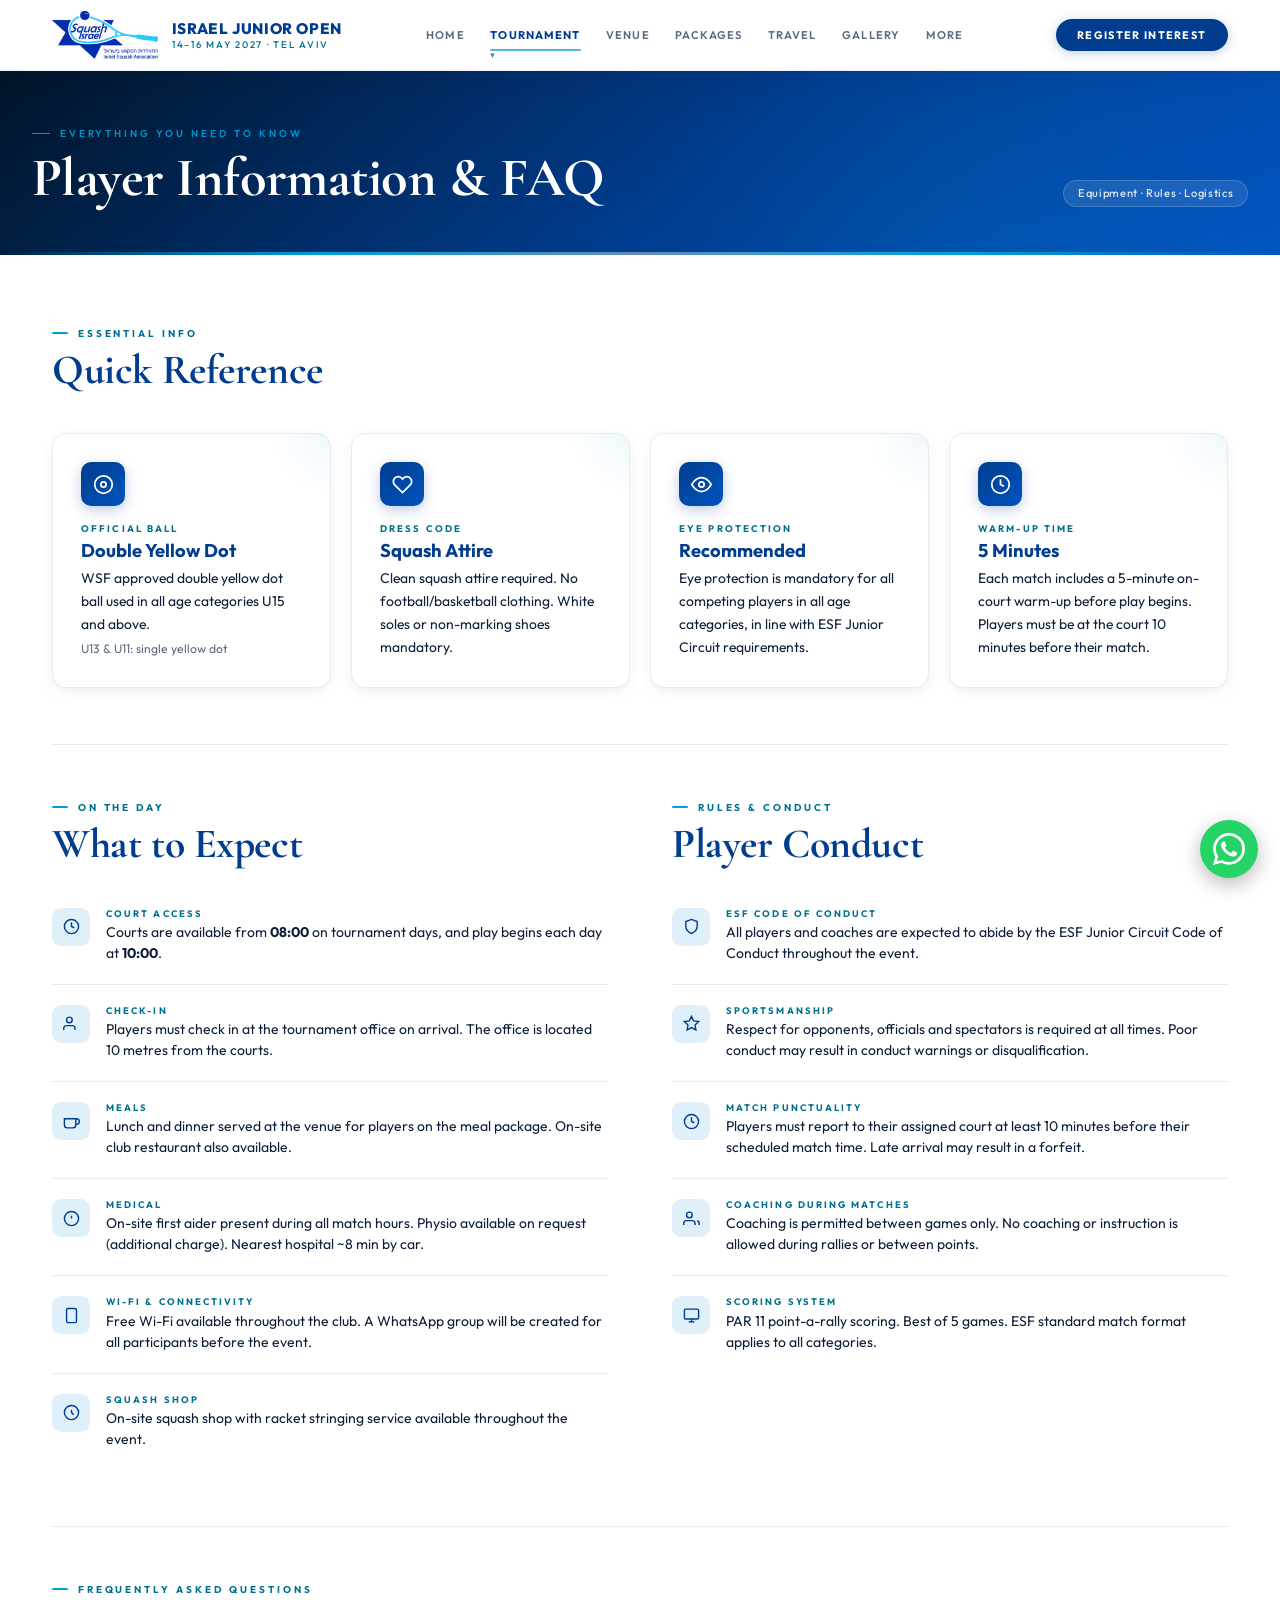
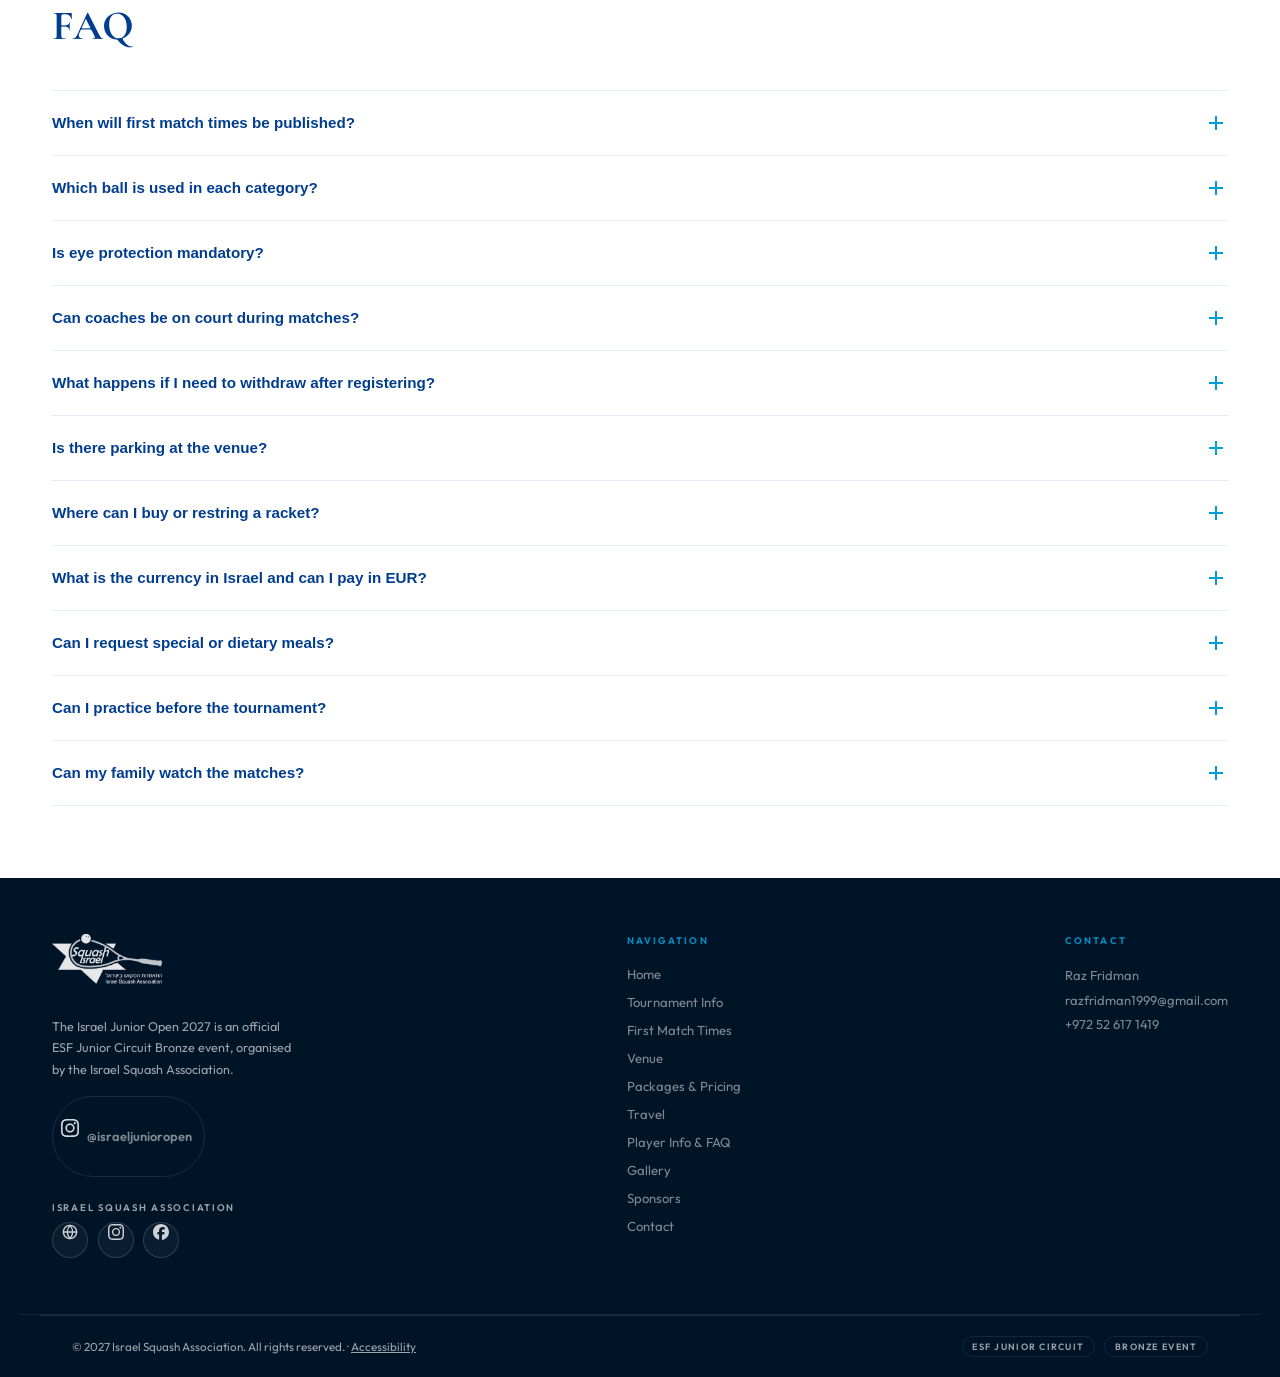
<file: playerinfo.html>
<!DOCTYPE html>
<html lang="en">
<head>
<meta charset="UTF-8">
<meta name="viewport" content="width=device-width, initial-scale=1.0">
<title>Player Information & FAQ — Israel Junior Open 2027</title>
<link rel="icon" href="favicon.ico" sizes="any">
<link rel="apple-touch-icon" href="img/apple-touch-icon.png">
<link rel="manifest" href="site.webmanifest">
<meta name="theme-color" content="#001428">
<meta property="og:type" content="website">
<meta property="og:title" content="Player Information & FAQ — Israel Junior Open 2027">
<meta property="og:description" content="Official website of the Israel Junior Open 2027, an ESF Junior Circuit Bronze event. 14-16 May 2027, Tel Aviv, Israel. 10 age categories, ESF Junior Circuit Bronze.">
<meta property="og:image" content="https://israeljunioropen.pages.dev/img/og-image.jpg">
<meta property="og:image:width" content="1200">
<meta property="og:image:height" content="630">
<meta name="twitter:image" content="https://israeljunioropen.pages.dev/img/og-image.jpg">
<meta property="og:url" content="https://israeljunioropen.pages.dev/playerinfo">
<meta name="twitter:card" content="summary_large_image">
<meta name="description" content="Player information and FAQ for the Israel Junior Open 2027: equipment, official ball, dress code, eye protection, conduct and on-the-day logistics.">
<link rel="canonical" href="https://israeljunioropen.pages.dev/playerinfo">
<link rel="alternate" hreflang="en" href="https://israeljunioropen.pages.dev/playerinfo">
<link rel="alternate" hreflang="x-default" href="https://israeljunioropen.pages.dev/playerinfo">
<link rel="stylesheet" href="css/style.css">
<script type="application/ld+json">
{
  "@context": "https://schema.org",
  "@type": "FAQPage",
  "mainEntity": [
    { "@type": "Question", "name": "When will first match times be published?", "acceptedAnswer": { "@type": "Answer", "text": "First match times for all players will be published on the Schedule page approximately 4 days before the tournament (around 10 May 2027)." } },
    { "@type": "Question", "name": "Which ball is used in each category?", "acceptedAnswer": { "@type": "Answer", "text": "Categories U15, U17 and U19 use the WSF-approved double yellow dot ball. Categories U13 and U11 use a single yellow dot ball. Balls are provided by the tournament." } },
    { "@type": "Question", "name": "Is eye protection mandatory?", "acceptedAnswer": { "@type": "Answer", "text": "Eye protection is mandatory for all competing players in all categories, per ESF Junior Circuit rules. Players without approved eye protection will not be permitted to play, regardless of age group." } },
    { "@type": "Question", "name": "Can coaches be on court during matches?", "acceptedAnswer": { "@type": "Answer", "text": "No. Coaches must remain in the spectator area during matches. Coaching is permitted between games only, not during rallies or between points. This is standard ESF circuit policy." } },
    { "@type": "Question", "name": "What happens if I need to withdraw after registering?", "acceptedAnswer": { "@type": "Answer", "text": "Please contact the tournament director at razfridman1999@gmail.com as soon as possible. Withdrawal policies follow ESF Junior Circuit guidelines. Hotel package cancellations should be directed to the Crowne Plaza directly." } },
    { "@type": "Question", "name": "Is there parking at the venue?", "acceptedAnswer": { "@type": "Answer", "text": "Yes. The Migdali Tel Aviv complex has underground parking with over 1,000 spaces. Parking charges may apply. For most participants staying at the Crowne Plaza, the 6-7 minute walk to the venue makes parking unnecessary." } },
    { "@type": "Question", "name": "Where can I buy or restring a racket?", "acceptedAnswer": { "@type": "Answer", "text": "There is an on-site squash shop at the Squash Club Migdali Tel Aviv offering racket sales and a stringing service throughout the event. Operating hours follow venue hours (08:00-18:00)." } },
    { "@type": "Question", "name": "What is the currency in Israel and can I pay in EUR?", "acceptedAnswer": { "@type": "Answer", "text": "The local currency is the Israeli Shekel (ILS). Tournament packages are priced in EUR. The hotel and most local businesses accept major credit cards. ATMs are readily available at Ben Gurion Airport, the Azrieli Center, and throughout Tel Aviv." } },
    { "@type": "Question", "name": "Can I request special or dietary meals?", "acceptedAnswer": { "@type": "Answer", "text": "Yes. Players with special dietary requirements - kosher, vegetarian, allergies and similar - can contact the tournament management and arrangements will be made accordingly." } },
    { "@type": "Question", "name": "Can I practice before the tournament?", "acceptedAnswer": { "@type": "Answer", "text": "Yes. Courts can be booked for practice the day before the event, for a fee and by prior arrangement. Contact the tournament management to organise this." } },
    { "@type": "Question", "name": "Can my family watch the matches?", "acceptedAnswer": { "@type": "Answer", "text": "Yes - entry is free for families, spectators and accompanying persons throughout the tournament." } }
  ]
}
</script>
<style>
.faq-list { display: flex; flex-direction: column; gap: 0; }
.faq-item {
  border-bottom: 1px solid var(--gray-light);
  overflow: hidden;
}
.faq-item:first-child { border-top: 1px solid var(--gray-light); }
.faq-q {
  width: 100%; background: none; border: none; cursor: pointer;
  display: flex; align-items: center; justify-content: space-between;
  padding: 1.25rem 0; gap: 1rem; text-align: left;
}
.faq-q-text {
  font-family: 'Raleway', sans-serif; font-size: 0.95rem; font-weight: 700;
  color: var(--blue);
}
.faq-icon {
  width: 24px; height: 24px; flex-shrink: 0; color: var(--cyan);
  transition: transform 0.3s;
}
.faq-item.open .faq-icon { transform: rotate(45deg); }
.faq-a {
  max-height: 0; overflow: hidden; transition: max-height 0.3s ease, padding 0.3s;
}
.faq-item.open .faq-a { max-height: 2000px; padding-bottom: 1.25rem; }
.faq-a p { font-size: 0.88rem; color: var(--gray); line-height: 1.7; }
.faq-a strong { color: var(--text); }
</style>
</head>
<body>

<header>
  <div class="header-inner">
    <a href="index.html" class="header-logo">
      <img src="img/logo.jpg" alt="Israel Squash Association">
      <div class="header-logo-text">
        <div class="name">Israel Junior Open</div>
        <div class="sub">14–16 May 2027 · Tel Aviv</div>
      </div>
    </a>
    <nav>
      <ul>
        <li><a href="index.html">Home</a></li>
        <li class="has-dropdown"><a href="tournament.html">Tournament</a>
          <ul>
            <li><a href="tournament.html">Tournament Info</a></li>
            <li><a href="schedule.html">First Match Times</a></li>
            <li><a href="playerinfo.html">Player Info & FAQ</a></li>
          </ul>
        </li>
        <li><a href="venue.html">Venue</a></li>
        <li><a href="packages.html">Packages</a></li>
        <li class="has-dropdown"><a href="travel.html">Travel</a>
          <ul>
            <li><a href="travel.html">Travel & Arrival</a></li>
            <li><a href="telaviv.html">About Tel Aviv</a></li>
          </ul>
        </li>
        <li><a href="gallery.html">Gallery</a></li>
        <li class="has-dropdown"><a href="contact.html">More</a>
          <ul>
            <li><a href="sponsors.html">Sponsors & Partners</a></li>
            <li><a href="contact.html">Contact</a></li>
          </ul>
        </li>
      </ul>
      <button class="nav-toggle" aria-label="Toggle navigation"><span></span><span></span><span></span></button>
    </nav>
    <a href="contact.html" class="nav-cta">Register Interest</a>
  </div>
</header>

<div class="page-hero">
  <div class="page-hero-inner">
    <div>
      <div class="page-hero-eyebrow">Everything You Need to Know</div>
      <h1>Player Information & FAQ</h1>
    </div>
    <div class="page-hero-meta">
      <div class="page-hero-badge">Equipment · Rules · Logistics</div>
    </div>
  </div>
</div>

<main>
  <div class="content-wrap">

    <!-- Quick reference cards -->
    <div class="sec-header">
      <div class="sec-eyebrow">Essential Info</div>
      <h2 class="sec-title">Quick Reference</h2>
    </div>
    <div class="cards-grid cards-grid-4">
      <div class="card">
        <div class="card-icon"><svg viewBox="0 0 24 24" fill="none" stroke="currentColor" stroke-width="2"><circle cx="12" cy="12" r="10"/><circle cx="12" cy="12" r="3"/></svg></div>
        <div class="card-label">Official Ball</div>
        <div class="card-title">Double Yellow Dot</div>
        <div class="card-value">WSF approved double yellow dot ball used in all age categories U15 and above.</div>
        <div class="card-sub">U13 & U11: single yellow dot</div>
      </div>
      <div class="card">
        <div class="card-icon"><svg viewBox="0 0 24 24" fill="none" stroke="currentColor" stroke-width="2"><path d="M20.84 4.61a5.5 5.5 0 0 0-7.78 0L12 5.67l-1.06-1.06a5.5 5.5 0 0 0-7.78 7.78l1.06 1.06L12 21.23l7.78-7.78 1.06-1.06a5.5 5.5 0 0 0 0-7.78z"/></svg></div>
        <div class="card-label">Dress Code</div>
        <div class="card-title">Squash Attire</div>
        <div class="card-value">Clean squash attire required. No football/basketball clothing. White soles or non-marking shoes mandatory.</div>
      </div>
      <div class="card">
        <div class="card-icon"><svg viewBox="0 0 24 24" fill="none" stroke="currentColor" stroke-width="2"><path d="M1 12s4-8 11-8 11 8 11 8-4 8-11 8-11-8-11-8z"/><circle cx="12" cy="12" r="3"/></svg></div>
        <div class="card-label">Eye Protection</div>
        <div class="card-title">Recommended</div>
        <div class="card-value">Eye protection is mandatory for all competing players in all age categories, in line with ESF Junior Circuit requirements.</div>
      </div>
      <div class="card">
        <div class="card-icon"><svg viewBox="0 0 24 24" fill="none" stroke="currentColor" stroke-width="2"><circle cx="12" cy="12" r="10"/><polyline points="12 6 12 12 16 14"/></svg></div>
        <div class="card-label">Warm-up Time</div>
        <div class="card-title">5 Minutes</div>
        <div class="card-value">Each match includes a 5-minute on-court warm-up before play begins. Players must be at the court 10 minutes before their match.</div>
      </div>
    </div>

    <hr class="section-divider">

    <!-- Two column: daily info + conduct -->
    <div class="two-col">
      <div>
        <div class="sec-header">
          <div class="sec-eyebrow">On the Day</div>
          <h2 class="sec-title">What to Expect</h2>
        </div>
        <div class="fact-list">
          <div class="fact-item">
            <div class="fact-icon"><svg viewBox="0 0 24 24" fill="none" stroke="currentColor" stroke-width="2"><circle cx="12" cy="12" r="10"/><polyline points="12 6 12 12 16 14"/></svg></div>
            <div>
              <div class="fact-label">Court Access</div>
              <div class="fact-value">Courts are available from <strong>08:00</strong> on tournament days, and play begins each day at <strong>10:00</strong>.</div>
            </div>
          </div>
          <div class="fact-item">
            <div class="fact-icon"><svg viewBox="0 0 24 24" fill="none" stroke="currentColor" stroke-width="2"><path d="M17 21v-2a4 4 0 0 0-4-4H5a4 4 0 0 0-4 4v2"/><circle cx="9" cy="7" r="4"/></svg></div>
            <div>
              <div class="fact-label">Check-in</div>
              <div class="fact-value">Players must check in at the tournament office on arrival. The office is located 10 metres from the courts.</div>
            </div>
          </div>
          <div class="fact-item">
            <div class="fact-icon"><svg viewBox="0 0 24 24" fill="none" stroke="currentColor" stroke-width="2"><path d="M18 8h1a4 4 0 0 1 0 8h-1"/><path d="M2 8h16v9a4 4 0 0 1-4 4H6a4 4 0 0 1-4-4V8z"/></svg></div>
            <div>
              <div class="fact-label">Meals</div>
              <div class="fact-value">Lunch and dinner served at the venue for players on the meal package. On-site club restaurant also available.</div>
            </div>
          </div>
          <div class="fact-item">
            <div class="fact-icon"><svg viewBox="0 0 24 24" fill="none" stroke="currentColor" stroke-width="2"><circle cx="12" cy="12" r="10"/><line x1="12" y1="8" x2="12" y2="12"/><line x1="12" y1="16" x2="12.01" y2="16"/></svg></div>
            <div>
              <div class="fact-label">Medical</div>
              <div class="fact-value">On-site first aider present during all match hours. Physio available on request (additional charge). Nearest hospital ~8 min by car.</div>
            </div>
          </div>
          <div class="fact-item">
            <div class="fact-icon"><svg viewBox="0 0 24 24" fill="none" stroke="currentColor" stroke-width="2"><rect x="5" y="2" width="14" height="20" rx="2"/><line x1="12" y1="18" x2="12.01" y2="18"/></svg></div>
            <div>
              <div class="fact-label">Wi-Fi & Connectivity</div>
              <div class="fact-value">Free Wi-Fi available throughout the club. A WhatsApp group will be created for all participants before the event.</div>
            </div>
          </div>
          <div class="fact-item">
            <div class="fact-icon"><svg viewBox="0 0 24 24" fill="none" stroke="currentColor" stroke-width="2"><circle cx="12" cy="12" r="10"/><path d="M12 8v4l3 3"/></svg></div>
            <div>
              <div class="fact-label">Squash Shop</div>
              <div class="fact-value">On-site squash shop with racket stringing service available throughout the event.</div>
            </div>
          </div>
        </div>
      </div>

      <div>
        <div class="sec-header">
          <div class="sec-eyebrow">Rules & Conduct</div>
          <h2 class="sec-title">Player Conduct</h2>
        </div>
        <div class="fact-list">
          <div class="fact-item">
            <div class="fact-icon"><svg viewBox="0 0 24 24" fill="none" stroke="currentColor" stroke-width="2"><path d="M12 22s8-4 8-10V5l-8-3-8 3v7c0 6 8 10 8 10z"/></svg></div>
            <div>
              <div class="fact-label">ESF Code of Conduct</div>
              <div class="fact-value">All players and coaches are expected to abide by the ESF Junior Circuit Code of Conduct throughout the event.</div>
            </div>
          </div>
          <div class="fact-item">
            <div class="fact-icon"><svg viewBox="0 0 24 24" fill="none" stroke="currentColor" stroke-width="2"><path d="M12 2l3.09 6.26L22 9.27l-5 4.87 1.18 6.88L12 17.77l-6.18 3.25L7 14.14 2 9.27l6.91-1.01L12 2z"/></svg></div>
            <div>
              <div class="fact-label">Sportsmanship</div>
              <div class="fact-value">Respect for opponents, officials and spectators is required at all times. Poor conduct may result in conduct warnings or disqualification.</div>
            </div>
          </div>
          <div class="fact-item">
            <div class="fact-icon"><svg viewBox="0 0 24 24" fill="none" stroke="currentColor" stroke-width="2"><circle cx="12" cy="12" r="10"/><polyline points="12 6 12 12 16 14"/></svg></div>
            <div>
              <div class="fact-label">Match Punctuality</div>
              <div class="fact-value">Players must report to their assigned court at least 10 minutes before their scheduled match time. Late arrival may result in a forfeit.</div>
            </div>
          </div>
          <div class="fact-item">
            <div class="fact-icon"><svg viewBox="0 0 24 24" fill="none" stroke="currentColor" stroke-width="2"><path d="M17 21v-2a4 4 0 0 0-4-4H5a4 4 0 0 0-4 4v2"/><circle cx="9" cy="7" r="4"/><path d="M23 21v-2a4 4 0 0 0-3-3.87"/></svg></div>
            <div>
              <div class="fact-label">Coaching During Matches</div>
              <div class="fact-value">Coaching is permitted between games only. No coaching or instruction is allowed during rallies or between points.</div>
            </div>
          </div>
          <div class="fact-item">
            <div class="fact-icon"><svg viewBox="0 0 24 24" fill="none" stroke="currentColor" stroke-width="2"><rect x="2" y="3" width="20" height="14" rx="2"/><line x1="8" y1="21" x2="16" y2="21"/><line x1="12" y1="17" x2="12" y2="21"/></svg></div>
            <div>
              <div class="fact-label">Scoring System</div>
              <div class="fact-value">PAR 11 point-a-rally scoring. Best of 5 games. ESF standard match format applies to all categories.</div>
            </div>
          </div>
        </div>
      </div>
    </div>

    <hr class="section-divider">

    <!-- FAQ -->
    <div class="sec-header">
      <div class="sec-eyebrow">Frequently Asked Questions</div>
      <h2 class="sec-title">FAQ</h2>
    </div>
    <div class="faq-list" id="faq">
      <div class="faq-item">
        <button class="faq-q">
          <span class="faq-q-text">When will first match times be published?</span>
          <svg class="faq-icon" viewBox="0 0 24 24" fill="none" stroke="currentColor" stroke-width="2"><line x1="12" y1="5" x2="12" y2="19"/><line x1="5" y1="12" x2="19" y2="12"/></svg>
        </button>
        <div class="faq-a"><p>First match times for all players will be published on the <a href="schedule.html" style="color:#00708f;">Schedule page</a> approximately <strong>4 days before the tournament</strong> (around 10 May 2027).</p></div>
      </div>
      <div class="faq-item">
        <button class="faq-q">
          <span class="faq-q-text">Which ball is used in each category?</span>
          <svg class="faq-icon" viewBox="0 0 24 24" fill="none" stroke="currentColor" stroke-width="2"><line x1="12" y1="5" x2="12" y2="19"/><line x1="5" y1="12" x2="19" y2="12"/></svg>
        </button>
        <div class="faq-a"><p>Categories <strong>U15, U17 and U19</strong> use the <strong>WSF-approved double yellow dot</strong> ball. Categories <strong>U13 and U11</strong> use a <strong>single yellow dot</strong> ball. Balls are provided by the tournament.</p></div>
      </div>
      <div class="faq-item">
        <button class="faq-q">
          <span class="faq-q-text">Is eye protection mandatory?</span>
          <svg class="faq-icon" viewBox="0 0 24 24" fill="none" stroke="currentColor" stroke-width="2"><line x1="12" y1="5" x2="12" y2="19"/><line x1="5" y1="12" x2="19" y2="12"/></svg>
        </button>
        <div class="faq-a"><p>Eye protection is <strong>mandatory for all competing players in all categories</strong>, per ESF Junior Circuit rules. Players without approved eye protection will not be permitted to play, regardless of age group.</p></div>
      </div>
      <div class="faq-item">
        <button class="faq-q">
          <span class="faq-q-text">Can coaches be on court during matches?</span>
          <svg class="faq-icon" viewBox="0 0 24 24" fill="none" stroke="currentColor" stroke-width="2"><line x1="12" y1="5" x2="12" y2="19"/><line x1="5" y1="12" x2="19" y2="12"/></svg>
        </button>
        <div class="faq-a"><p>No. Coaches must remain in the spectator area during matches. <strong>Coaching is permitted between games only</strong>, not during rallies or between points. This is standard ESF circuit policy.</p></div>
      </div>
      <div class="faq-item">
        <button class="faq-q">
          <span class="faq-q-text">What happens if I need to withdraw after registering?</span>
          <svg class="faq-icon" viewBox="0 0 24 24" fill="none" stroke="currentColor" stroke-width="2"><line x1="12" y1="5" x2="12" y2="19"/><line x1="5" y1="12" x2="19" y2="12"/></svg>
        </button>
        <div class="faq-a"><p>Please contact the tournament director at <a href="mailto:razfridman1999@gmail.com" style="color:#00708f;">razfridman1999@gmail.com</a> as soon as possible. Withdrawal policies follow ESF Junior Circuit guidelines. Hotel package cancellations should be directed to the Crowne Plaza directly.</p></div>
      </div>
      <div class="faq-item">
        <button class="faq-q">
          <span class="faq-q-text">Is there parking at the venue?</span>
          <svg class="faq-icon" viewBox="0 0 24 24" fill="none" stroke="currentColor" stroke-width="2"><line x1="12" y1="5" x2="12" y2="19"/><line x1="5" y1="12" x2="19" y2="12"/></svg>
        </button>
        <div class="faq-a"><p>Yes. The Migdali Tel Aviv complex has <strong>underground parking with over 1,000 spaces</strong>. Parking charges may apply. For most participants staying at the Crowne Plaza, the 6-7 minute walk to the venue makes parking unnecessary.</p></div>
      </div>
      <div class="faq-item">
        <button class="faq-q">
          <span class="faq-q-text">Where can I buy or restring a racket?</span>
          <svg class="faq-icon" viewBox="0 0 24 24" fill="none" stroke="currentColor" stroke-width="2"><line x1="12" y1="5" x2="12" y2="19"/><line x1="5" y1="12" x2="19" y2="12"/></svg>
        </button>
        <div class="faq-a"><p>There is an <strong>on-site squash shop</strong> at the Squash Club Migdali Tel Aviv offering racket sales and a stringing service throughout the event. Operating hours follow venue hours (08:00–18:00).</p></div>
      </div>
      <div class="faq-item">
        <button class="faq-q">
          <span class="faq-q-text">What is the currency in Israel and can I pay in EUR?</span>
          <svg class="faq-icon" viewBox="0 0 24 24" fill="none" stroke="currentColor" stroke-width="2"><line x1="12" y1="5" x2="12" y2="19"/><line x1="5" y1="12" x2="19" y2="12"/></svg>
        </button>
        <div class="faq-a"><p>The local currency is the <strong>Israeli Shekel (ILS)</strong>. Tournament packages are priced in EUR. The hotel and most local businesses accept major credit cards. ATMs are readily available at Ben Gurion Airport, the Azrieli Center, and throughout Tel Aviv.</p></div>
      </div>
      <div class="faq-item">
        <button class="faq-q">
          <span class="faq-q-text">Can I request special or dietary meals?</span>
          <svg class="faq-icon" viewBox="0 0 24 24" fill="none" stroke="currentColor" stroke-width="2"><line x1="12" y1="5" x2="12" y2="19"/><line x1="5" y1="12" x2="19" y2="12"/></svg>
        </button>
        <div class="faq-a"><p>Yes. Players with special dietary requirements — kosher, vegetarian, allergies and similar — can <a href="contact.html" style="color:#00708f;">contact the tournament management</a> and arrangements will be made accordingly.</p></div>
      </div>
      <div class="faq-item">
        <button class="faq-q">
          <span class="faq-q-text">Can I practice before the tournament?</span>
          <svg class="faq-icon" viewBox="0 0 24 24" fill="none" stroke="currentColor" stroke-width="2"><line x1="12" y1="5" x2="12" y2="19"/><line x1="5" y1="12" x2="19" y2="12"/></svg>
        </button>
        <div class="faq-a"><p>Yes. Courts can be booked for practice <strong>the day before the event</strong>, for a fee and by prior arrangement. <a href="contact.html" style="color:#00708f;">Contact the tournament management</a> to organise this.</p></div>
      </div>
      <div class="faq-item">
        <button class="faq-q">
          <span class="faq-q-text">Can my family watch the matches?</span>
          <svg class="faq-icon" viewBox="0 0 24 24" fill="none" stroke="currentColor" stroke-width="2"><line x1="12" y1="5" x2="12" y2="19"/><line x1="5" y1="12" x2="19" y2="12"/></svg>
        </button>
        <div class="faq-a"><p>Yes — entry is <strong>free for families, spectators and accompanying persons</strong> throughout the tournament.</p></div>
      </div>
    </div>

  </div>
</main>

<footer>
  <div class="footer-top">
    <div class="footer-brand">
      <div class="footer-logos">
        <img src="img/logo-white.png" alt="Israel Squash Association">
      </div>
      <p>The Israel Junior Open 2027 is an official ESF Junior Circuit Bronze event, organised by the Israel Squash Association.</p>
      <div class="footer-social">
        <a href="https://www.instagram.com/israeljunioropen/" target="_blank" rel="noopener" class="footer-social-link" aria-label="Israel Junior Open on Instagram">
          <img src="img/instagram.svg" alt="Instagram" width="18" height="18">
          @israeljunioropen
        </a>
      </div>
      <div class="footer-fed">
        <span class="footer-fed-label">Israel Squash Association</span>
        <div class="footer-fed-links">
          <a href="https://www.squashisrael.co.il/" target="_blank" rel="noopener" aria-label="Israel Squash Association website"><img src="img/globe.svg" alt="Website" width="16" height="16"></a>
          <a href="https://www.instagram.com/squashisrael/" target="_blank" rel="noopener" aria-label="Israel Squash Association on Instagram"><img src="img/instagram.svg" alt="Instagram" width="16" height="16"></a>
          <a href="https://www.facebook.com/IsraelSquashOfficial/" target="_blank" rel="noopener" aria-label="Israel Squash Association on Facebook"><img src="img/facebook.svg" alt="Facebook" width="16" height="16"></a>
        </div>
      </div>
    </div>
    <div class="footer-links">
      <h4>Navigation</h4>
      <ul>
        <li><a href="index.html">Home</a></li>
        <li><a href="tournament.html">Tournament Info</a></li>
        <li><a href="schedule.html">First Match Times</a></li>
        <li><a href="venue.html">Venue</a></li>
        <li><a href="packages.html">Packages & Pricing</a></li>
        <li><a href="travel.html">Travel</a></li>
        <li><a href="playerinfo.html">Player Info & FAQ</a></li>
        <li><a href="gallery.html">Gallery</a></li>
        <li><a href="sponsors.html">Sponsors</a></li>
        <li><a href="contact.html">Contact</a></li>
      </ul>
    </div>
    <div class="footer-contact">
      <h4>Contact</h4>
      <p>Raz Fridman<br><a href="mailto:razfridman1999@gmail.com">razfridman1999@gmail.com</a><br><a href="tel:+972526171419">+972 52 617 1419</a></p>
    </div>
  </div>
  <div style="border-top:1px solid rgba(255,255,255,0.1);padding:1.25rem 2rem;display:flex;align-items:center;justify-content:space-between;flex-wrap:wrap;gap:1rem;max-width:1200px;margin:0 auto;">
    <div class="footer-copy">© 2027 Israel Squash Association. All rights reserved. · <a href="accessibility.html" style="color:inherit;text-decoration:underline;">Accessibility</a></div>
    <div class="footer-badges"><div class="footer-bdg">ESF Junior Circuit</div><div class="footer-bdg">Bronze Event</div></div>
  </div>
</footer>

<script src="js/main.js"></script>
<script>
document.querySelectorAll('.faq-q').forEach(btn => {
  btn.addEventListener('click', () => {
    const item = btn.closest('.faq-item');
    const isOpen = item.classList.contains('open');
    document.querySelectorAll('.faq-item').forEach(i => i.classList.remove('open'));
    if (!isOpen) item.classList.add('open');
  });
});
</script>
<a href="https://wa.me/972526171419?text=Hi!%20I%20have%20a%20question%20about%20the%20Israel%20Junior%20Open%202027" class="wa-float" target="_blank" rel="noopener" aria-label="Chat with us on WhatsApp">
  <img src="img/whatsapp.svg" alt="WhatsApp" width="32" height="32">
</a>
</body>
</html>
</file>
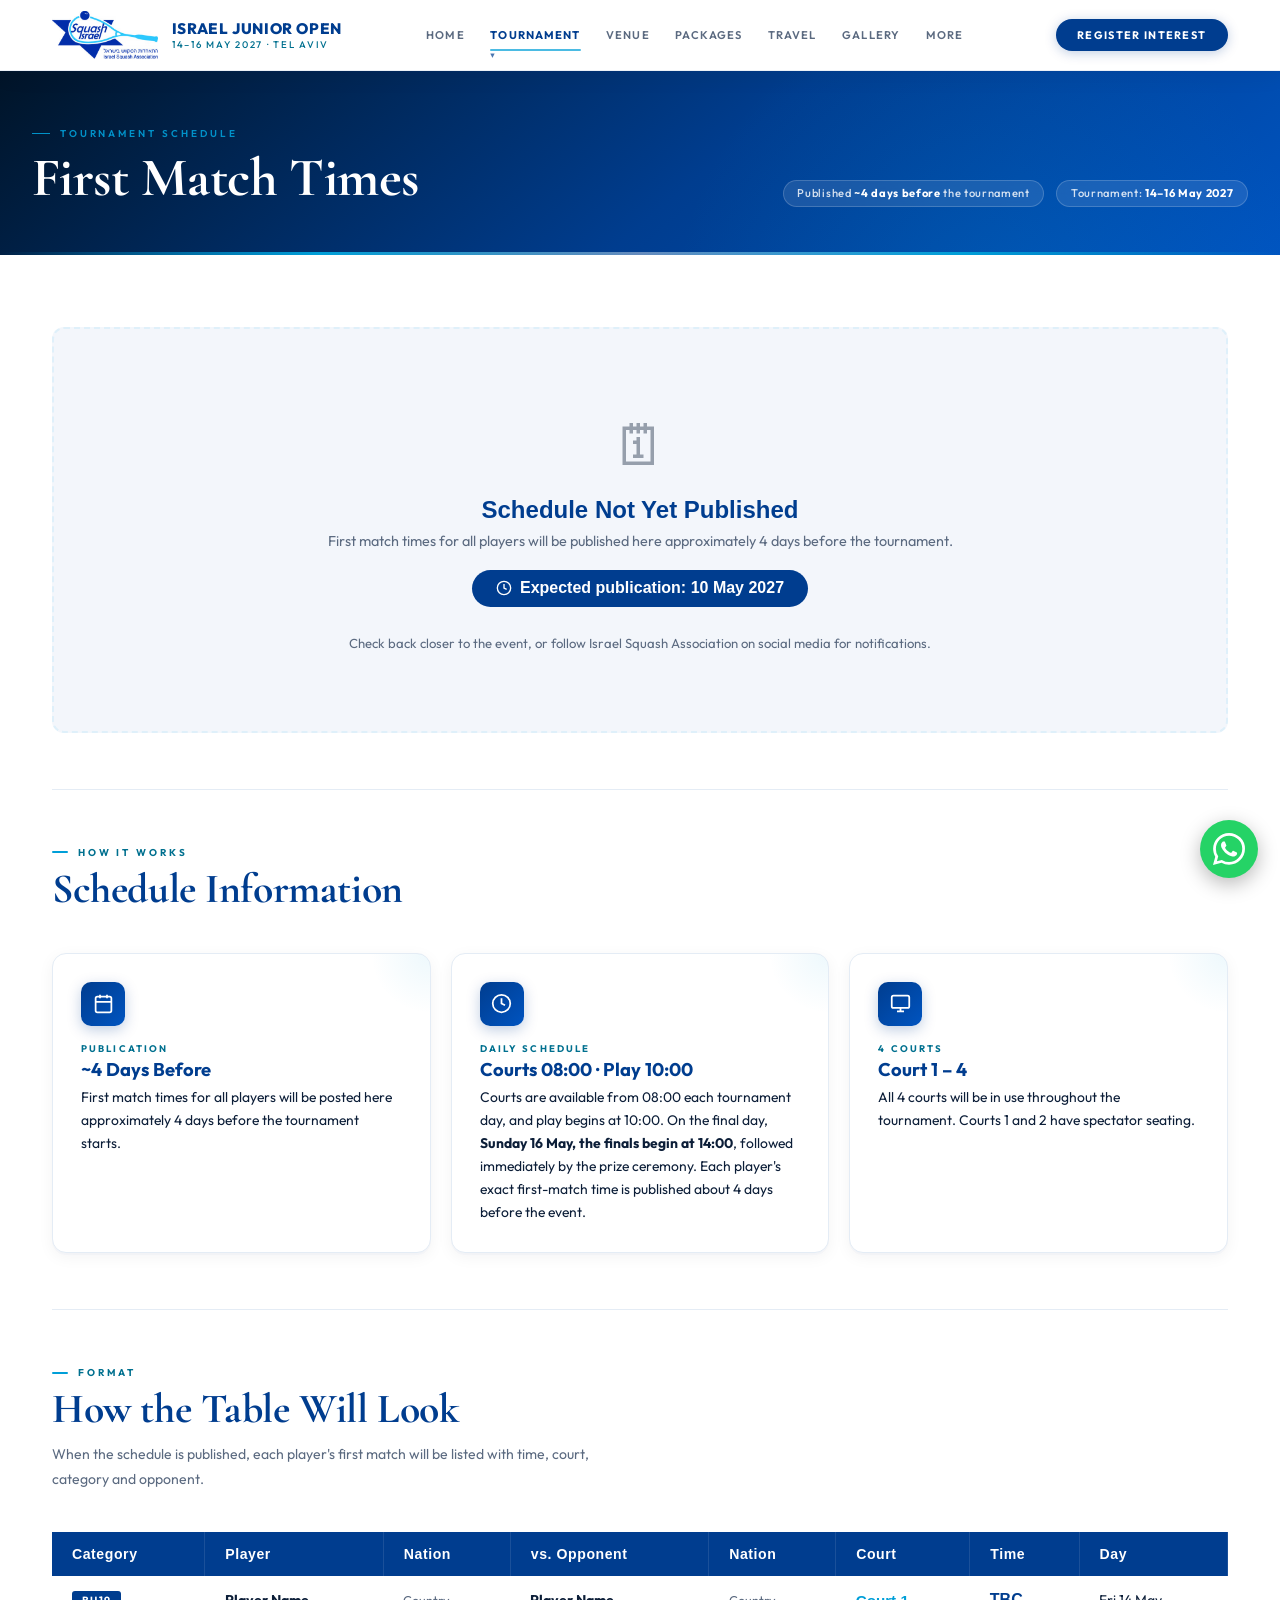
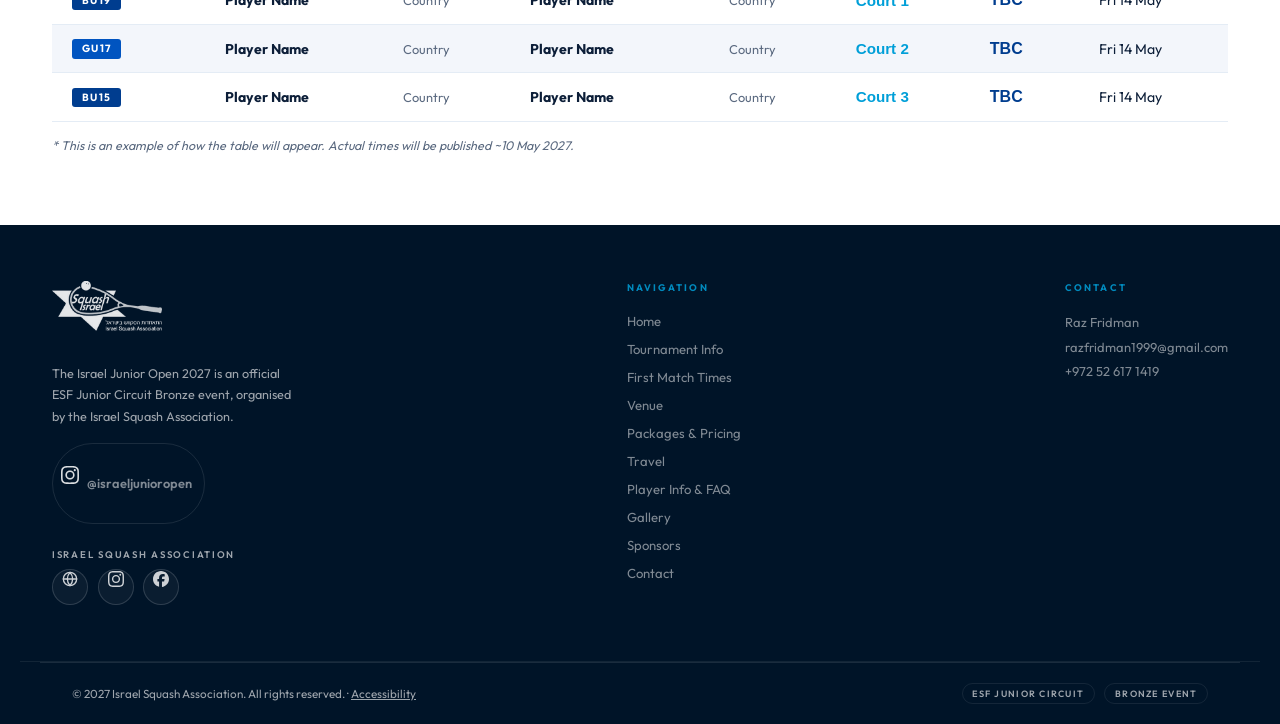
<file: schedule.html>
<!DOCTYPE html>
<html lang="en">
<head>
<meta charset="UTF-8">
<meta name="viewport" content="width=device-width, initial-scale=1.0">
<title>First Match Times — Israel Junior Open 2027</title>
<link rel="icon" href="favicon.ico" sizes="any">
<link rel="apple-touch-icon" href="img/apple-touch-icon.png">
<link rel="manifest" href="site.webmanifest">
<meta name="theme-color" content="#001428">
<meta property="og:type" content="website">
<meta property="og:title" content="First Match Times — Israel Junior Open 2027">
<meta property="og:description" content="Official website of the Israel Junior Open 2027, an ESF Junior Circuit Bronze event. 14-16 May 2027, Tel Aviv, Israel. 10 age categories, ESF Junior Circuit Bronze.">
<meta property="og:image" content="https://israeljunioropen.pages.dev/img/og-image.jpg">
<meta property="og:image:width" content="1200">
<meta property="og:image:height" content="630">
<meta name="twitter:image" content="https://israeljunioropen.pages.dev/img/og-image.jpg">
<meta property="og:url" content="https://israeljunioropen.pages.dev/schedule">
<meta name="twitter:card" content="summary_large_image">
<meta name="description" content="First-match times for the Israel Junior Open 2027 squash tournament, published about 4 days before the event (14-16 May 2027, Tel Aviv).">
<link rel="canonical" href="https://israeljunioropen.pages.dev/schedule">
<link rel="alternate" hreflang="en" href="https://israeljunioropen.pages.dev/schedule">
<link rel="alternate" hreflang="x-default" href="https://israeljunioropen.pages.dev/schedule">
<link rel="stylesheet" href="css/style.css">
<style>
.schedule-placeholder {
  text-align: center; padding: 5rem 2rem;
  background: var(--off-white); border-radius: 12px;
  border: 2px dashed var(--cyan-light);
}
.schedule-placeholder .icon { font-size: 3.5rem; margin-bottom: 1rem; opacity: 0.4; }
.schedule-placeholder h3 {
  font-family: 'Raleway', sans-serif; font-size: 1.5rem; font-weight: 800;
  color: var(--blue); margin-bottom: 0.5rem;
}
.schedule-placeholder p { font-size: 0.9rem; color: var(--gray); }
.publish-date {
  display: inline-flex; align-items: center; gap: 0.5rem;
  background: var(--blue); color: var(--white);
  font-family: 'Raleway', sans-serif; font-size: 1rem; font-weight: 700;
  padding: 0.6rem 1.5rem; border-radius: 30px; margin: 1.25rem 0;
}
.schedule-table { width: 100%; border-collapse: collapse; font-size: 0.88rem; }
.schedule-table thead tr { background: var(--blue); color: var(--white); }
.schedule-table thead th {
  padding: 0.9rem 1.25rem; text-align: left;
  font-family: 'Raleway', sans-serif; font-weight: 700; letter-spacing: 0.04em;
  border-right: 1px solid rgba(255,255,255,0.1);
}
.schedule-table tbody tr { border-bottom: 1px solid var(--gray-light); transition: background 0.15s; }
.schedule-table tbody tr:hover { background: var(--cyan-pale); }
.schedule-table tbody tr:nth-child(even) { background: var(--off-white); }
.schedule-table tbody tr:nth-child(even):hover { background: var(--cyan-pale); }
.schedule-table td { padding: 0.85rem 1.25rem; color: var(--text); vertical-align: middle; }
.schedule-table .td-cat {
  font-size: 0.65rem; font-weight: 700; letter-spacing: 0.15em; text-transform: uppercase;
  color: var(--white); background: var(--blue); padding: 0.2rem 0.6rem; border-radius: 3px;
  display: inline-block;
}
.schedule-table .td-cat.girls { background: var(--blue-mid); }
.schedule-table .td-time { font-family: 'Raleway', sans-serif; font-weight: 700; color: var(--blue); font-size: 1rem; }
.schedule-table .td-court {
  font-family: 'Raleway', sans-serif; font-weight: 700; font-size: 0.95rem;
  color: var(--cyan);
}
.schedule-table .td-nation { font-size: 0.8rem; color: var(--gray); }
</style>
</head>
<body>

<header>
  <div class="header-inner">
    <a href="index.html" class="header-logo">
      <img src="img/logo.jpg" alt="Israel Squash Association">
      <div class="header-logo-text">
        <div class="name">Israel Junior Open</div>
        <div class="sub">14–16 May 2027 · Tel Aviv</div>
      </div>
    </a>
    <nav>
      <ul>
        <li><a href="index.html">Home</a></li>
        <li class="has-dropdown"><a href="tournament.html">Tournament</a>
          <ul>
            <li><a href="tournament.html">Tournament Info</a></li>
            <li><a href="schedule.html">First Match Times</a></li>
            <li><a href="playerinfo.html">Player Info & FAQ</a></li>
          </ul>
        </li>
        <li><a href="venue.html">Venue</a></li>
        <li><a href="packages.html">Packages</a></li>
        <li class="has-dropdown"><a href="travel.html">Travel</a>
          <ul>
            <li><a href="travel.html">Travel & Arrival</a></li>
            <li><a href="telaviv.html">About Tel Aviv</a></li>
          </ul>
        </li>
        <li><a href="gallery.html">Gallery</a></li>
        <li class="has-dropdown"><a href="contact.html">More</a>
          <ul>
            <li><a href="sponsors.html">Sponsors & Partners</a></li>
            <li><a href="contact.html">Contact</a></li>
          </ul>
        </li>
      </ul>
      <button class="nav-toggle" aria-label="Toggle navigation"><span></span><span></span><span></span></button>
    </nav>
    <a href="contact.html" class="nav-cta">Register Interest</a>
  </div>
</header>

<div class="page-hero">
  <div class="page-hero-inner">
    <div>
      <div class="page-hero-eyebrow">Tournament Schedule</div>
      <h1>First Match Times</h1>
    </div>
    <div class="page-hero-meta">
      <div class="page-hero-badge">Published <strong>~4 days before</strong> the tournament</div>
      <div class="page-hero-badge">Tournament: <strong>14–16 May 2027</strong></div>
    </div>
  </div>
</div>

<main>
  <div class="content-wrap">

    <!-- PLACEHOLDER — replace with actual table when schedule is ready -->
    <div class="schedule-placeholder">
      <div class="icon">🗓</div>
      <h3>Schedule Not Yet Published</h3>
      <p>First match times for all players will be published here approximately 4 days before the tournament.</p>
      <div class="publish-date">
        <svg xmlns="http://www.w3.org/2000/svg" width="16" height="16" viewBox="0 0 24 24" fill="none" stroke="currentColor" stroke-width="2"><circle cx="12" cy="12" r="10"/><polyline points="12 6 12 12 16 14"/></svg>
        Expected publication: 10 May 2027
      </div>
      <p style="margin-top:0.5rem;font-size:0.82rem;">Check back closer to the event, or follow Israel Squash Association on social media for notifications.</p>
    </div>

    <hr class="section-divider">

    <!-- HOW IT WORKS -->
    <div class="sec-header">
      <div class="sec-eyebrow">How It Works</div>
      <h2 class="sec-title">Schedule Information</h2>
    </div>
    <div class="cards-grid cards-grid-3">
      <div class="card">
        <div class="card-icon"><svg viewBox="0 0 24 24" fill="none" stroke="currentColor" stroke-width="2"><rect x="3" y="4" width="18" height="18" rx="2"/><line x1="16" y1="2" x2="16" y2="6"/><line x1="8" y1="2" x2="8" y2="6"/><line x1="3" y1="10" x2="21" y2="10"/></svg></div>
        <div class="card-label">Publication</div>
        <div class="card-title">~4 Days Before</div>
        <div class="card-value">First match times for all players will be posted here approximately 4 days before the tournament starts.</div>
      </div>
      <div class="card">
        <div class="card-icon"><svg viewBox="0 0 24 24" fill="none" stroke="currentColor" stroke-width="2"><circle cx="12" cy="12" r="10"/><polyline points="12 6 12 12 16 14"/></svg></div>
        <div class="card-label">Daily Schedule</div>
        <div class="card-title">Courts 08:00 · Play 10:00</div>
        <div class="card-value">Courts are available from 08:00 each tournament day, and play begins at 10:00. On the final day, <strong>Sunday 16 May, the finals begin at 14:00</strong>, followed immediately by the prize ceremony. Each player's exact first-match time is published about 4 days before the event.</div>
      </div>
      <div class="card">
        <div class="card-icon"><svg viewBox="0 0 24 24" fill="none" stroke="currentColor" stroke-width="2"><rect x="2" y="3" width="20" height="14" rx="2"/><line x1="8" y1="21" x2="16" y2="21"/><line x1="12" y1="17" x2="12" y2="21"/></svg></div>
        <div class="card-label">4 Courts</div>
        <div class="card-title">Court 1 – 4</div>
        <div class="card-value">All 4 courts will be in use throughout the tournament. Courts 1 and 2 have spectator seating.</div>
      </div>
    </div>

    <hr class="section-divider">

    <!-- EXAMPLE TABLE (commented guide for when live) -->
    <div class="sec-header">
      <div class="sec-eyebrow">Format</div>
      <h2 class="sec-title">How the Table Will Look</h2>
      <p class="sec-subtitle">When the schedule is published, each player's first match will be listed with time, court, category and opponent.</p>
    </div>

    <div style="overflow-x:auto;">
      <table class="schedule-table">
        <thead>
          <tr>
            <th>Category</th>
            <th>Player</th>
            <th>Nation</th>
            <th>vs. Opponent</th>
            <th>Nation</th>
            <th>Court</th>
            <th>Time</th>
            <th>Day</th>
          </tr>
        </thead>
        <tbody>
          <tr>
            <td><span class="td-cat">BU19</span></td>
            <td><strong>Player Name</strong></td>
            <td class="td-nation">Country</td>
            <td><strong>Player Name</strong></td>
            <td class="td-nation">Country</td>
            <td class="td-court">Court 1</td>
            <td class="td-time">TBC</td>
            <td>Fri 14 May</td>
          </tr>
          <tr>
            <td><span class="td-cat girls">GU17</span></td>
            <td><strong>Player Name</strong></td>
            <td class="td-nation">Country</td>
            <td><strong>Player Name</strong></td>
            <td class="td-nation">Country</td>
            <td class="td-court">Court 2</td>
            <td class="td-time">TBC</td>
            <td>Fri 14 May</td>
          </tr>
          <tr>
            <td><span class="td-cat">BU15</span></td>
            <td><strong>Player Name</strong></td>
            <td class="td-nation">Country</td>
            <td><strong>Player Name</strong></td>
            <td class="td-nation">Country</td>
            <td class="td-court">Court 3</td>
            <td class="td-time">TBC</td>
            <td>Fri 14 May</td>
          </tr>
        </tbody>
      </table>
    </div>
    <p style="font-size:0.78rem;color:var(--gray);margin-top:1rem;font-style:italic;">* This is an example of how the table will appear. Actual times will be published ~10 May 2027.</p>

  </div>
</main>

<footer>
  <div class="footer-top">
    <div class="footer-brand">
      <div class="footer-logos">
        <img src="img/logo-white.png" alt="Israel Squash Association">
      </div>
      <p>The Israel Junior Open 2027 is an official ESF Junior Circuit Bronze event, organised by the Israel Squash Association.</p>
      <div class="footer-social">
        <a href="https://www.instagram.com/israeljunioropen/" target="_blank" rel="noopener" class="footer-social-link" aria-label="Israel Junior Open on Instagram">
          <img src="img/instagram.svg" alt="Instagram" width="18" height="18">
          @israeljunioropen
        </a>
      </div>
      <div class="footer-fed">
        <span class="footer-fed-label">Israel Squash Association</span>
        <div class="footer-fed-links">
          <a href="https://www.squashisrael.co.il/" target="_blank" rel="noopener" aria-label="Israel Squash Association website"><img src="img/globe.svg" alt="Website" width="16" height="16"></a>
          <a href="https://www.instagram.com/squashisrael/" target="_blank" rel="noopener" aria-label="Israel Squash Association on Instagram"><img src="img/instagram.svg" alt="Instagram" width="16" height="16"></a>
          <a href="https://www.facebook.com/IsraelSquashOfficial/" target="_blank" rel="noopener" aria-label="Israel Squash Association on Facebook"><img src="img/facebook.svg" alt="Facebook" width="16" height="16"></a>
        </div>
      </div>
    </div>
    <div class="footer-links">
      <h4>Navigation</h4>
      <ul>
        <li><a href="index.html">Home</a></li>
        <li><a href="tournament.html">Tournament Info</a></li>
        <li><a href="schedule.html">First Match Times</a></li>
        <li><a href="venue.html">Venue</a></li>
        <li><a href="packages.html">Packages & Pricing</a></li>
        <li><a href="travel.html">Travel</a></li>
        <li><a href="playerinfo.html">Player Info & FAQ</a></li>
        <li><a href="gallery.html">Gallery</a></li>
        <li><a href="sponsors.html">Sponsors</a></li>
        <li><a href="contact.html">Contact</a></li>
      </ul>
    </div>
    <div class="footer-contact">
      <h4>Contact</h4>
      <p>Raz Fridman<br><a href="mailto:razfridman1999@gmail.com">razfridman1999@gmail.com</a><br><a href="tel:+972526171419">+972 52 617 1419</a></p>
    </div>
  </div>
  <div style="border-top:1px solid rgba(255,255,255,0.1);padding:1.25rem 2rem;display:flex;align-items:center;justify-content:space-between;flex-wrap:wrap;gap:1rem;max-width:1200px;margin:0 auto;">
    <div class="footer-copy">© 2027 Israel Squash Association. All rights reserved. · <a href="accessibility.html" style="color:inherit;text-decoration:underline;">Accessibility</a></div>
    <div class="footer-badges"><div class="footer-bdg">ESF Junior Circuit</div><div class="footer-bdg">Bronze Event</div></div>
  </div>
</footer>
<script src="js/main.js"></script>
<a href="https://wa.me/972526171419?text=Hi!%20I%20have%20a%20question%20about%20the%20Israel%20Junior%20Open%202027" class="wa-float" target="_blank" rel="noopener" aria-label="Chat with us on WhatsApp">
  <img src="img/whatsapp.svg" alt="WhatsApp" width="32" height="32">
</a>
</body>
</html>
</file>
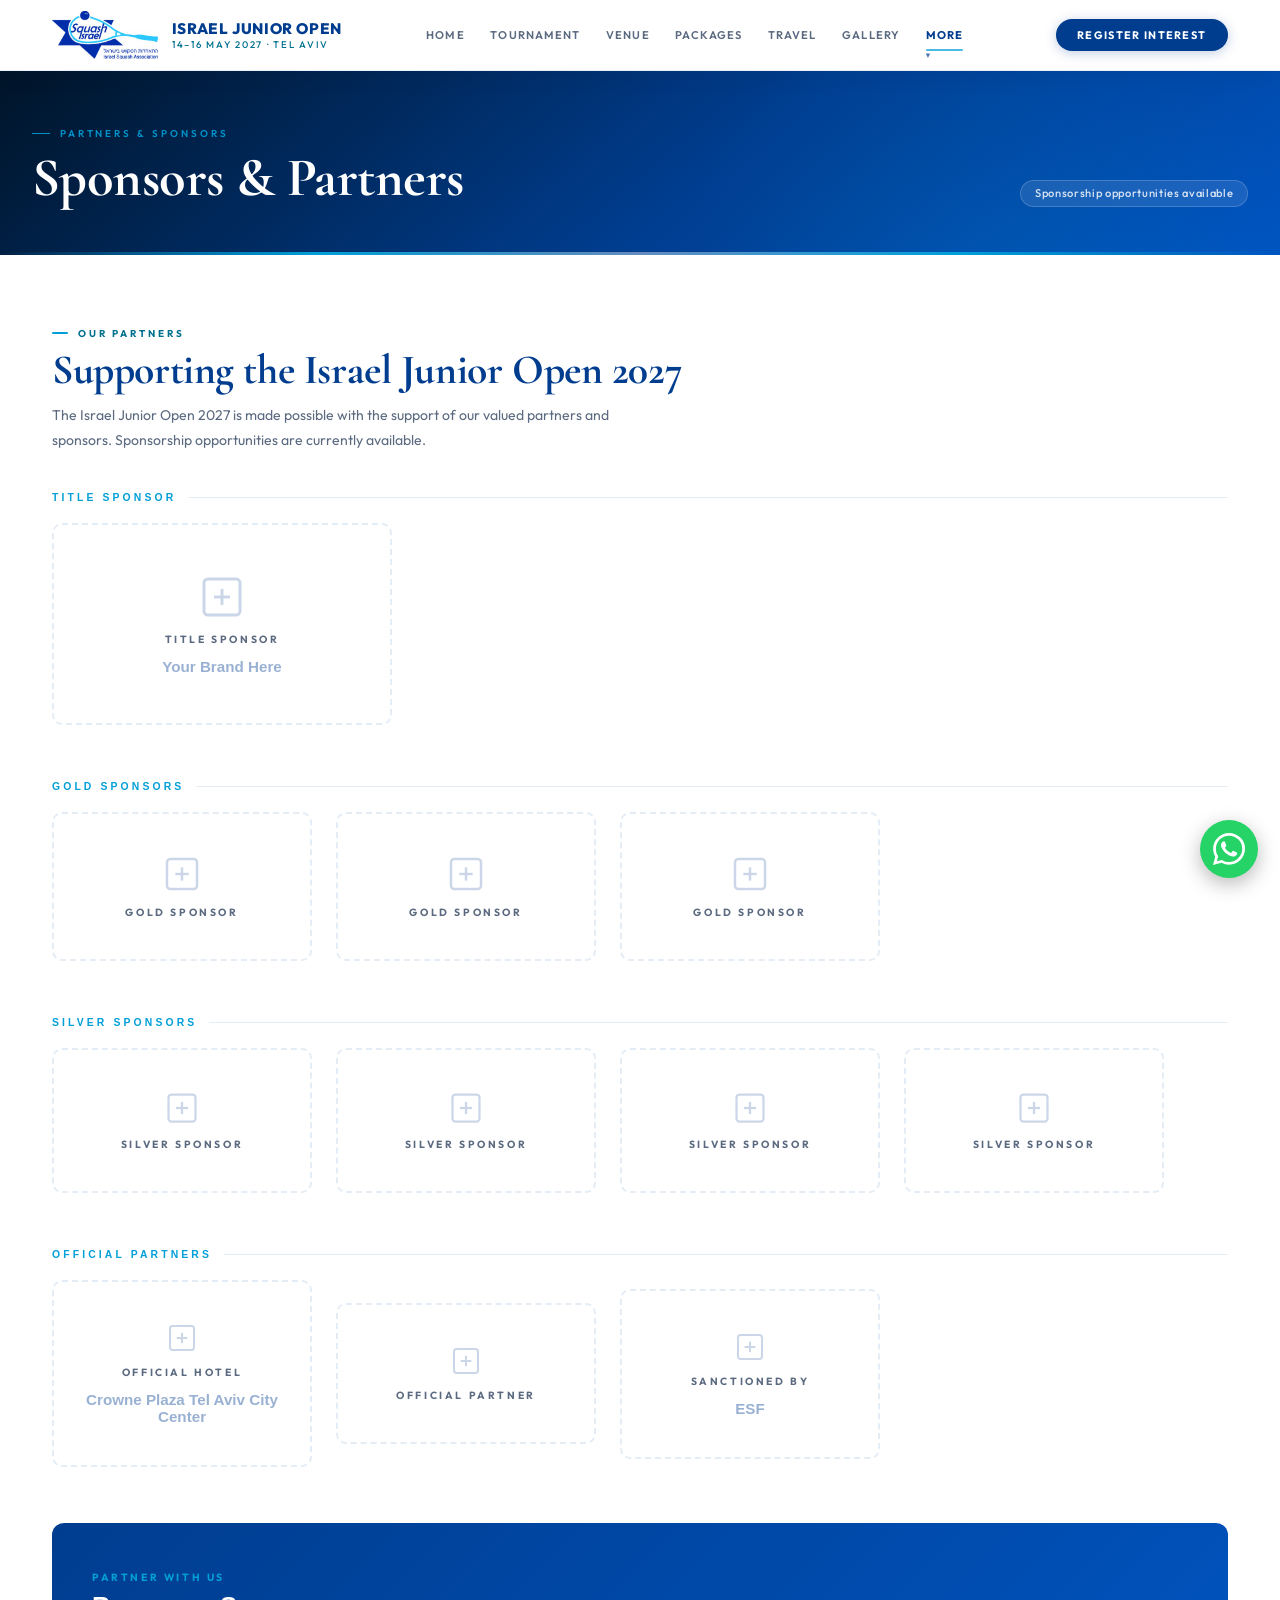
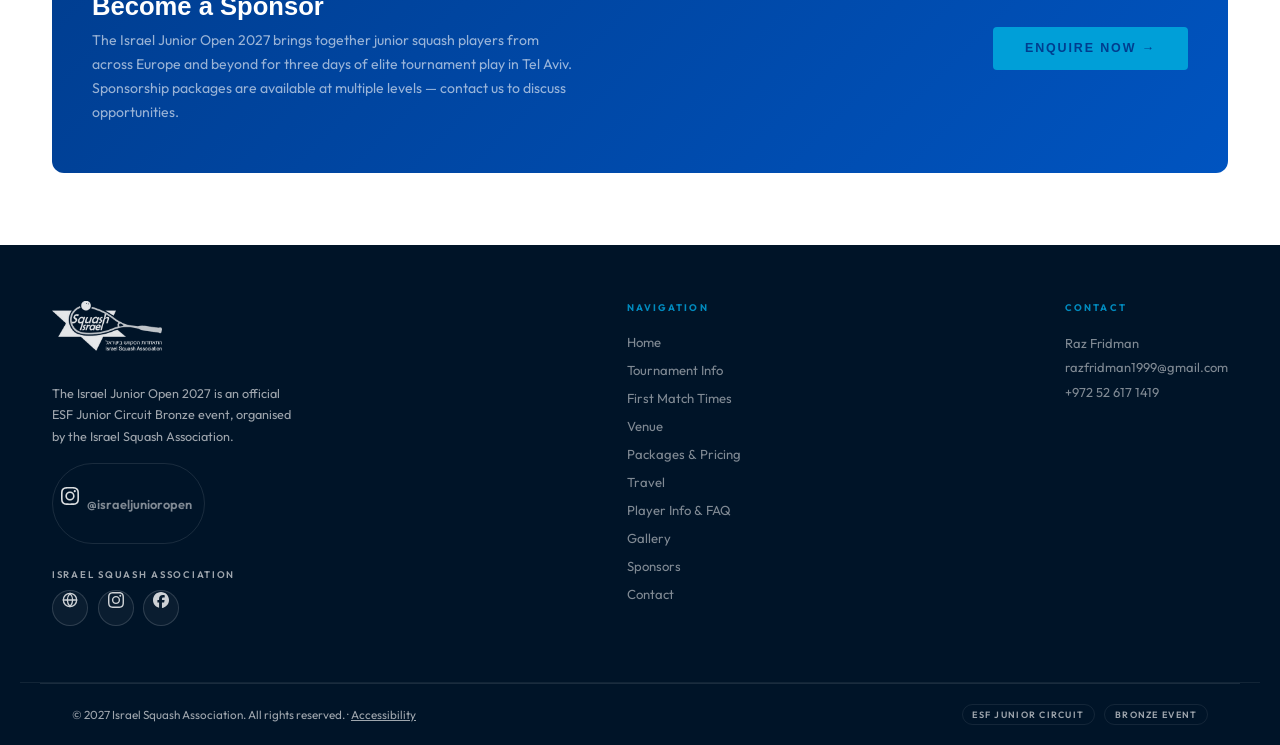
<file: sponsors.html>
<!DOCTYPE html>
<html lang="en">
<head>
<meta charset="UTF-8">
<meta name="viewport" content="width=device-width, initial-scale=1.0">
<title>Sponsors & Partners — Israel Junior Open 2027</title>
<link rel="icon" href="favicon.ico" sizes="any">
<link rel="apple-touch-icon" href="img/apple-touch-icon.png">
<link rel="manifest" href="site.webmanifest">
<meta name="theme-color" content="#001428">
<meta property="og:type" content="website">
<meta property="og:title" content="Sponsors & Partners — Israel Junior Open 2027">
<meta property="og:description" content="Official website of the Israel Junior Open 2027, an ESF Junior Circuit Bronze event. 14-16 May 2027, Tel Aviv, Israel. 10 age categories, ESF Junior Circuit Bronze.">
<meta property="og:image" content="https://israeljunioropen.pages.dev/img/og-image.jpg">
<meta property="og:image:width" content="1200">
<meta property="og:image:height" content="630">
<meta name="twitter:image" content="https://israeljunioropen.pages.dev/img/og-image.jpg">
<meta property="og:url" content="https://israeljunioropen.pages.dev/sponsors">
<meta name="twitter:card" content="summary_large_image">
<meta name="description" content="Sponsors and partners of the Israel Junior Open 2027 - ESF Junior Circuit Bronze squash tournament in Tel Aviv.">
<link rel="canonical" href="https://israeljunioropen.pages.dev/sponsors">
<link rel="alternate" hreflang="en" href="https://israeljunioropen.pages.dev/sponsors">
<link rel="alternate" hreflang="x-default" href="https://israeljunioropen.pages.dev/sponsors">
<link rel="stylesheet" href="css/style.css">
<style>
.sponsor-tier { margin-bottom: 3.5rem; }
.sponsor-tier-label {
  font-family: 'Raleway', sans-serif; font-size: 0.65rem; font-weight: 700;
  letter-spacing: 0.3em; text-transform: uppercase; color: var(--cyan);
  margin-bottom: 1.25rem; display: flex; align-items: center; gap: 0.75rem;
}
.sponsor-tier-label::after { content: ''; flex: 1; height: 1px; background: var(--gray-light); }

.sponsors-row {
  display: flex; gap: 1.5rem; flex-wrap: wrap; align-items: center;
}
.sponsor-slot {
  flex: 1; min-width: 180px; max-width: 260px;
  border: 2px dashed var(--gray-light); border-radius: 10px;
  padding: 2.5rem 2rem; text-align: center;
  display: flex; flex-direction: column; align-items: center; justify-content: center; gap: 0.75rem;
  transition: border-color 0.2s;
}
.sponsor-slot.title { min-width: 260px; max-width: 340px; padding: 3rem 2.5rem; }
.sponsor-slot:hover { border-color: var(--cyan); }
.sponsor-slot svg { opacity: 0.2; }
.sponsor-slot-label {
  font-size: 0.65rem; font-weight: 700; letter-spacing: 0.25em; text-transform: uppercase;
  color: var(--gray);
}
.sponsor-slot-text {
  font-family: 'Raleway', sans-serif; font-size: 0.95rem; font-weight: 700;
  color: var(--blue); opacity: 0.4;
}

.become-sponsor {
  background: linear-gradient(135deg, var(--blue) 0%, var(--blue-mid) 100%);
  border-radius: 12px; padding: 3rem 2.5rem;
  display: flex; align-items: center; justify-content: space-between;
  gap: 2rem; flex-wrap: wrap; margin-top: 3rem;
}
.bs-text {}
.bs-eyebrow { font-size: 0.65rem; font-weight: 700; letter-spacing: 0.25em; text-transform: uppercase; color: var(--cyan); margin-bottom: 0.5rem; }
.bs-title { font-family: 'Raleway', sans-serif; font-size: 1.6rem; font-weight: 800; color: var(--white); margin-bottom: 0.5rem; }
.bs-desc { font-size: 0.88rem; color: rgba(255,255,255,0.6); line-height: 1.7; max-width: 480px; }
</style>
</head>
<body>

<header>
  <div class="header-inner">
    <a href="index.html" class="header-logo">
      <img src="img/logo.jpg" alt="Israel Squash Association">
      <div class="header-logo-text">
        <div class="name">Israel Junior Open</div>
        <div class="sub">14–16 May 2027 · Tel Aviv</div>
      </div>
    </a>
    <nav>
      <ul>
        <li><a href="index.html">Home</a></li>
        <li class="has-dropdown"><a href="tournament.html">Tournament</a>
          <ul>
            <li><a href="tournament.html">Tournament Info</a></li>
            <li><a href="schedule.html">First Match Times</a></li>
            <li><a href="playerinfo.html">Player Info & FAQ</a></li>
          </ul>
        </li>
        <li><a href="venue.html">Venue</a></li>
        <li><a href="packages.html">Packages</a></li>
        <li class="has-dropdown"><a href="travel.html">Travel</a>
          <ul>
            <li><a href="travel.html">Travel & Arrival</a></li>
            <li><a href="telaviv.html">About Tel Aviv</a></li>
          </ul>
        </li>
        <li><a href="gallery.html">Gallery</a></li>
        <li class="has-dropdown"><a href="contact.html">More</a>
          <ul>
            <li><a href="sponsors.html">Sponsors & Partners</a></li>
            <li><a href="contact.html">Contact</a></li>
          </ul>
        </li>
      </ul>
      <button class="nav-toggle" aria-label="Toggle navigation"><span></span><span></span><span></span></button>
    </nav>
    <a href="contact.html" class="nav-cta">Register Interest</a>
  </div>
</header>

<div class="page-hero">
  <div class="page-hero-inner">
    <div>
      <div class="page-hero-eyebrow">Partners & Sponsors</div>
      <h1>Sponsors & Partners</h1>
    </div>
    <div class="page-hero-meta">
      <div class="page-hero-badge">Sponsorship opportunities available</div>
    </div>
  </div>
</div>

<main>
  <div class="content-wrap">

    <div class="sec-header">
      <div class="sec-eyebrow">Our Partners</div>
      <h2 class="sec-title">Supporting the Israel Junior Open 2027</h2>
      <p class="sec-subtitle">The Israel Junior Open 2027 is made possible with the support of our valued partners and sponsors. Sponsorship opportunities are currently available.</p>
    </div>

    <!-- Title Sponsor -->
    <div class="sponsor-tier">
      <div class="sponsor-tier-label">Title Sponsor</div>
      <div class="sponsors-row">
        <div class="sponsor-slot title">
          <svg width="48" height="48" viewBox="0 0 24 24" fill="none" stroke="var(--blue)" stroke-width="1.5"><rect x="3" y="3" width="18" height="18" rx="2"/><line x1="12" y1="8" x2="12" y2="16"/><line x1="8" y1="12" x2="16" y2="12"/></svg>
          <div class="sponsor-slot-label">Title Sponsor</div>
          <div class="sponsor-slot-text">Your Brand Here</div>
        </div>
      </div>
    </div>

    <!-- Gold Sponsors -->
    <div class="sponsor-tier">
      <div class="sponsor-tier-label">Gold Sponsors</div>
      <div class="sponsors-row">
        <div class="sponsor-slot">
          <svg width="40" height="40" viewBox="0 0 24 24" fill="none" stroke="var(--blue)" stroke-width="1.5"><rect x="3" y="3" width="18" height="18" rx="2"/><line x1="12" y1="8" x2="12" y2="16"/><line x1="8" y1="12" x2="16" y2="12"/></svg>
          <div class="sponsor-slot-label">Gold Sponsor</div>
        </div>
        <div class="sponsor-slot">
          <svg width="40" height="40" viewBox="0 0 24 24" fill="none" stroke="var(--blue)" stroke-width="1.5"><rect x="3" y="3" width="18" height="18" rx="2"/><line x1="12" y1="8" x2="12" y2="16"/><line x1="8" y1="12" x2="16" y2="12"/></svg>
          <div class="sponsor-slot-label">Gold Sponsor</div>
        </div>
        <div class="sponsor-slot">
          <svg width="40" height="40" viewBox="0 0 24 24" fill="none" stroke="var(--blue)" stroke-width="1.5"><rect x="3" y="3" width="18" height="18" rx="2"/><line x1="12" y1="8" x2="12" y2="16"/><line x1="8" y1="12" x2="16" y2="12"/></svg>
          <div class="sponsor-slot-label">Gold Sponsor</div>
        </div>
      </div>
    </div>

    <!-- Silver Sponsors -->
    <div class="sponsor-tier">
      <div class="sponsor-tier-label">Silver Sponsors</div>
      <div class="sponsors-row">
        <div class="sponsor-slot">
          <svg width="36" height="36" viewBox="0 0 24 24" fill="none" stroke="var(--blue)" stroke-width="1.5"><rect x="3" y="3" width="18" height="18" rx="2"/><line x1="12" y1="8" x2="12" y2="16"/><line x1="8" y1="12" x2="16" y2="12"/></svg>
          <div class="sponsor-slot-label">Silver Sponsor</div>
        </div>
        <div class="sponsor-slot">
          <svg width="36" height="36" viewBox="0 0 24 24" fill="none" stroke="var(--blue)" stroke-width="1.5"><rect x="3" y="3" width="18" height="18" rx="2"/><line x1="12" y1="8" x2="12" y2="16"/><line x1="8" y1="12" x2="16" y2="12"/></svg>
          <div class="sponsor-slot-label">Silver Sponsor</div>
        </div>
        <div class="sponsor-slot">
          <svg width="36" height="36" viewBox="0 0 24 24" fill="none" stroke="var(--blue)" stroke-width="1.5"><rect x="3" y="3" width="18" height="18" rx="2"/><line x1="12" y1="8" x2="12" y2="16"/><line x1="8" y1="12" x2="16" y2="12"/></svg>
          <div class="sponsor-slot-label">Silver Sponsor</div>
        </div>
        <div class="sponsor-slot">
          <svg width="36" height="36" viewBox="0 0 24 24" fill="none" stroke="var(--blue)" stroke-width="1.5"><rect x="3" y="3" width="18" height="18" rx="2"/><line x1="12" y1="8" x2="12" y2="16"/><line x1="8" y1="12" x2="16" y2="12"/></svg>
          <div class="sponsor-slot-label">Silver Sponsor</div>
        </div>
      </div>
    </div>

    <!-- Official Partners -->
    <div class="sponsor-tier">
      <div class="sponsor-tier-label">Official Partners</div>
      <div class="sponsors-row">
        <div class="sponsor-slot">
          <svg width="32" height="32" viewBox="0 0 24 24" fill="none" stroke="var(--blue)" stroke-width="1.5"><rect x="3" y="3" width="18" height="18" rx="2"/><line x1="12" y1="8" x2="12" y2="16"/><line x1="8" y1="12" x2="16" y2="12"/></svg>
          <div class="sponsor-slot-label">Official Hotel</div>
          <div class="sponsor-slot-text">Crowne Plaza Tel Aviv City Center</div>
        </div>
        <div class="sponsor-slot">
          <svg width="32" height="32" viewBox="0 0 24 24" fill="none" stroke="var(--blue)" stroke-width="1.5"><rect x="3" y="3" width="18" height="18" rx="2"/><line x1="12" y1="8" x2="12" y2="16"/><line x1="8" y1="12" x2="16" y2="12"/></svg>
          <div class="sponsor-slot-label">Official Partner</div>
        </div>
        <div class="sponsor-slot">
          <svg width="32" height="32" viewBox="0 0 24 24" fill="none" stroke="var(--blue)" stroke-width="1.5"><rect x="3" y="3" width="18" height="18" rx="2"/><line x1="12" y1="8" x2="12" y2="16"/><line x1="8" y1="12" x2="16" y2="12"/></svg>
          <div class="sponsor-slot-label">Sanctioned by</div>
          <div class="sponsor-slot-text">ESF</div>
        </div>
      </div>
    </div>

    <!-- Become a sponsor CTA -->
    <div class="become-sponsor">
      <div class="bs-text">
        <div class="bs-eyebrow">Partner with Us</div>
        <div class="bs-title">Become a Sponsor</div>
        <div class="bs-desc">The Israel Junior Open 2027 brings together junior squash players from across Europe and beyond for three days of elite tournament play in Tel Aviv. Sponsorship packages are available at multiple levels — contact us to discuss opportunities.</div>
      </div>
      <a href="mailto:razfridman1999@gmail.com?subject=Sponsorship Enquiry — Israel Junior Open 2027" style="display:inline-block;background:var(--cyan);color:var(--blue);font-family:'Raleway',sans-serif;font-size:0.78rem;font-weight:700;letter-spacing:0.15em;text-transform:uppercase;padding:0.9rem 2rem;border-radius:4px;text-decoration:none;white-space:nowrap;">Enquire Now →</a>
    </div>

  </div>
</main>

<footer>
  <div class="footer-top">
    <div class="footer-brand">
      <div class="footer-logos">
        <img src="img/logo-white.png" alt="Israel Squash Association">
      </div>
      <p>The Israel Junior Open 2027 is an official ESF Junior Circuit Bronze event, organised by the Israel Squash Association.</p>
      <div class="footer-social">
        <a href="https://www.instagram.com/israeljunioropen/" target="_blank" rel="noopener" class="footer-social-link" aria-label="Israel Junior Open on Instagram">
          <img src="img/instagram.svg" alt="Instagram" width="18" height="18">
          @israeljunioropen
        </a>
      </div>
      <div class="footer-fed">
        <span class="footer-fed-label">Israel Squash Association</span>
        <div class="footer-fed-links">
          <a href="https://www.squashisrael.co.il/" target="_blank" rel="noopener" aria-label="Israel Squash Association website"><img src="img/globe.svg" alt="Website" width="16" height="16"></a>
          <a href="https://www.instagram.com/squashisrael/" target="_blank" rel="noopener" aria-label="Israel Squash Association on Instagram"><img src="img/instagram.svg" alt="Instagram" width="16" height="16"></a>
          <a href="https://www.facebook.com/IsraelSquashOfficial/" target="_blank" rel="noopener" aria-label="Israel Squash Association on Facebook"><img src="img/facebook.svg" alt="Facebook" width="16" height="16"></a>
        </div>
      </div>
    </div>
    <div class="footer-links">
      <h4>Navigation</h4>
      <ul>
        <li><a href="index.html">Home</a></li>
        <li><a href="tournament.html">Tournament Info</a></li>
        <li><a href="schedule.html">First Match Times</a></li>
        <li><a href="venue.html">Venue</a></li>
        <li><a href="packages.html">Packages & Pricing</a></li>
        <li><a href="travel.html">Travel</a></li>
        <li><a href="playerinfo.html">Player Info & FAQ</a></li>
        <li><a href="gallery.html">Gallery</a></li>
        <li><a href="sponsors.html">Sponsors</a></li>
        <li><a href="contact.html">Contact</a></li>
      </ul>
    </div>
    <div class="footer-contact">
      <h4>Contact</h4>
      <p>Raz Fridman<br><a href="mailto:razfridman1999@gmail.com">razfridman1999@gmail.com</a><br><a href="tel:+972526171419">+972 52 617 1419</a></p>
    </div>
  </div>
  <div style="border-top:1px solid rgba(255,255,255,0.1);padding:1.25rem 2rem;display:flex;align-items:center;justify-content:space-between;flex-wrap:wrap;gap:1rem;max-width:1200px;margin:0 auto;">
    <div class="footer-copy">© 2027 Israel Squash Association. All rights reserved. · <a href="accessibility.html" style="color:inherit;text-decoration:underline;">Accessibility</a></div>
    <div class="footer-badges"><div class="footer-bdg">ESF Junior Circuit</div><div class="footer-bdg">Bronze Event</div></div>
  </div>
</footer>
<script src="js/main.js"></script>
<a href="https://wa.me/972526171419?text=Hi!%20I%20have%20a%20question%20about%20the%20Israel%20Junior%20Open%202027" class="wa-float" target="_blank" rel="noopener" aria-label="Chat with us on WhatsApp">
  <img src="img/whatsapp.svg" alt="WhatsApp" width="32" height="32">
</a>
</body>
</html>
</file>
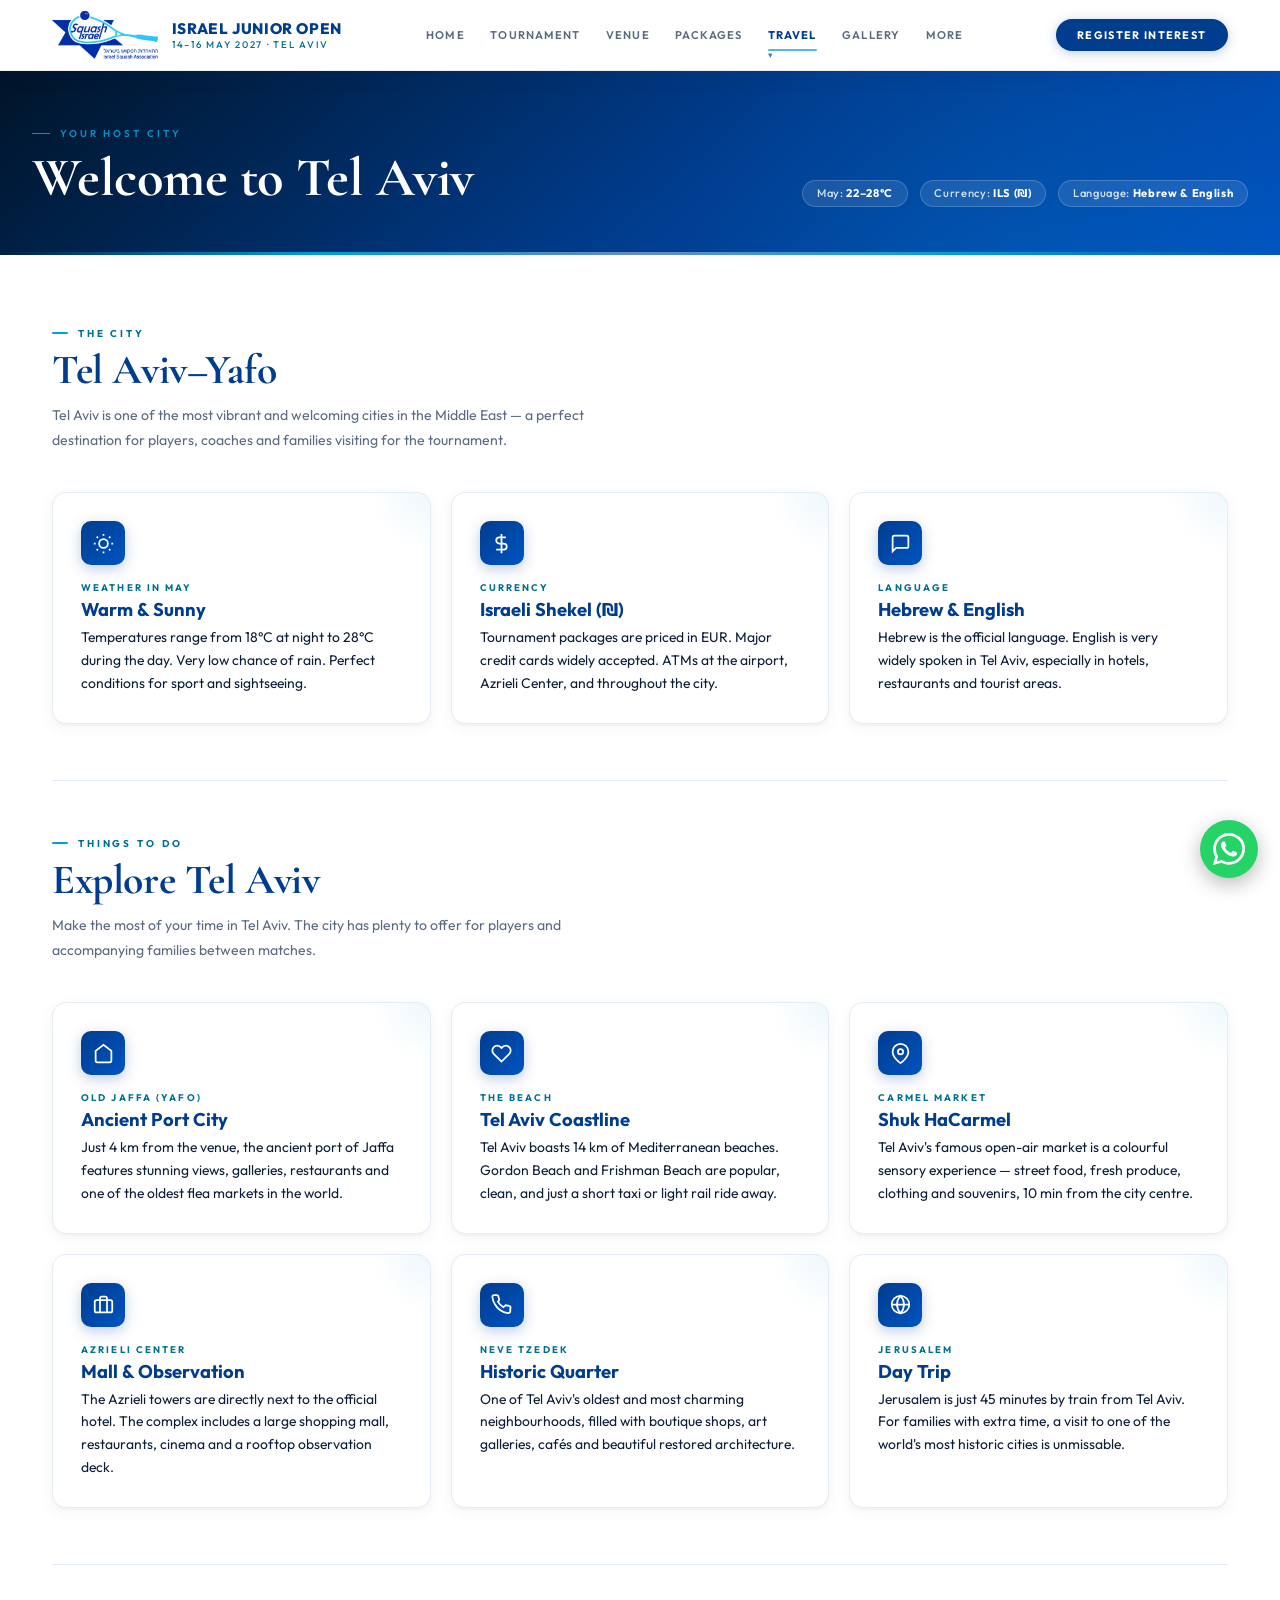
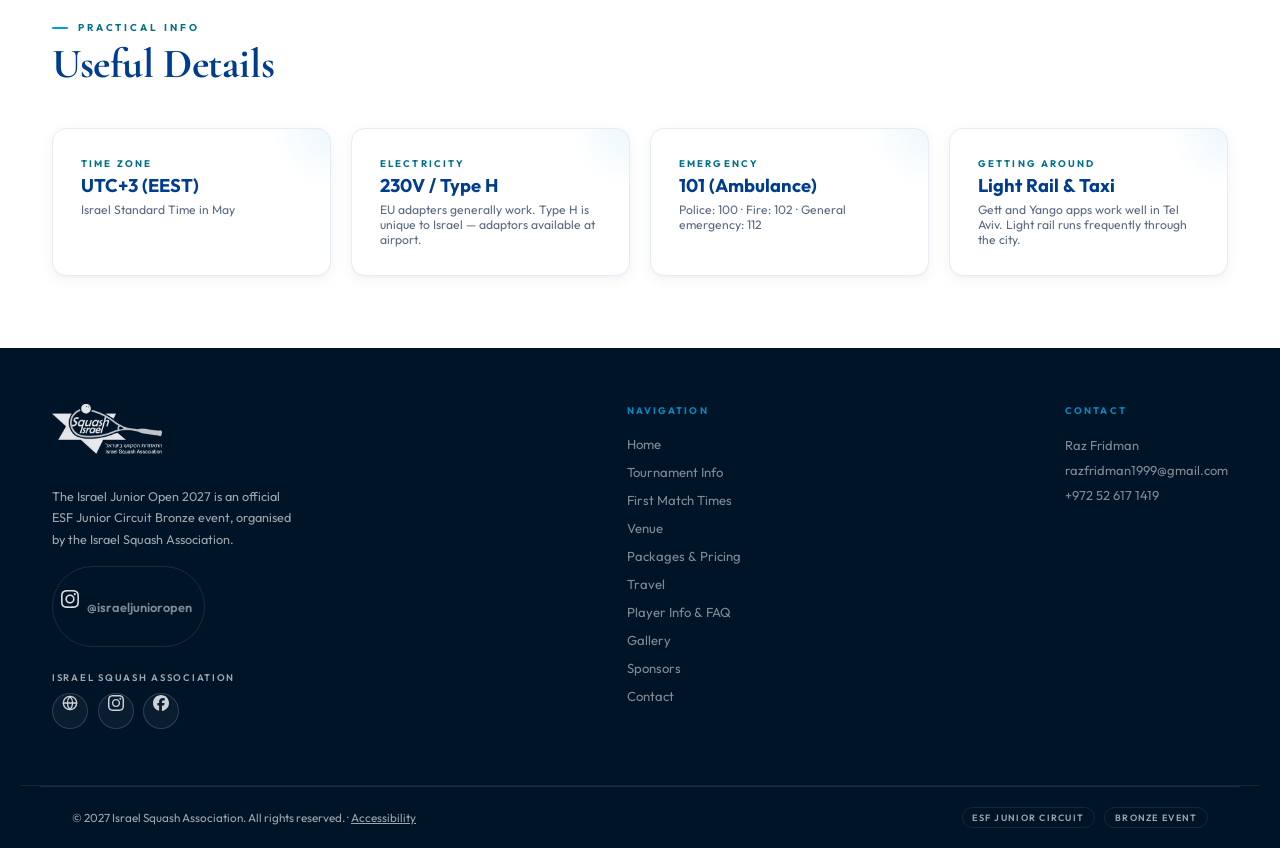
<file: telaviv.html>
<!DOCTYPE html>
<html lang="en">
<head>
<meta charset="UTF-8">
<meta name="viewport" content="width=device-width, initial-scale=1.0">
<title>About Tel Aviv — Israel Junior Open 2027</title>
<link rel="icon" href="favicon.ico" sizes="any">
<link rel="apple-touch-icon" href="img/apple-touch-icon.png">
<link rel="manifest" href="site.webmanifest">
<meta name="theme-color" content="#001428">
<meta property="og:type" content="website">
<meta property="og:title" content="About Tel Aviv — Israel Junior Open 2027">
<meta property="og:description" content="Official website of the Israel Junior Open 2027, an ESF Junior Circuit Bronze event. 14-16 May 2027, Tel Aviv, Israel. 10 age categories, ESF Junior Circuit Bronze.">
<meta property="og:image" content="https://israeljunioropen.pages.dev/img/og-image.jpg">
<meta property="og:image:width" content="1200">
<meta property="og:image:height" content="630">
<meta name="twitter:image" content="https://israeljunioropen.pages.dev/img/og-image.jpg">
<meta property="og:url" content="https://israeljunioropen.pages.dev/telaviv">
<meta name="twitter:card" content="summary_large_image">
<meta name="description" content="About Tel Aviv - weather, attractions and practical tips for players and families visiting for the Israel Junior Open 2027 squash tournament.">
<link rel="canonical" href="https://israeljunioropen.pages.dev/telaviv">
<link rel="alternate" hreflang="en" href="https://israeljunioropen.pages.dev/telaviv">
<link rel="alternate" hreflang="x-default" href="https://israeljunioropen.pages.dev/telaviv">
<link rel="stylesheet" href="css/style.css">
</head>
<body>

<header>
  <div class="header-inner">
    <a href="index.html" class="header-logo">
      <img src="img/logo.jpg" alt="Israel Squash Association">
      <div class="header-logo-text">
        <div class="name">Israel Junior Open</div>
        <div class="sub">14–16 May 2027 · Tel Aviv</div>
      </div>
    </a>
    <nav>
      <ul>
        <li><a href="index.html">Home</a></li>
        <li class="has-dropdown"><a href="tournament.html">Tournament</a>
          <ul>
            <li><a href="tournament.html">Tournament Info</a></li>
            <li><a href="schedule.html">First Match Times</a></li>
            <li><a href="playerinfo.html">Player Info & FAQ</a></li>
          </ul>
        </li>
        <li><a href="venue.html">Venue</a></li>
        <li><a href="packages.html">Packages</a></li>
        <li class="has-dropdown"><a href="travel.html">Travel</a>
          <ul>
            <li><a href="travel.html">Travel & Arrival</a></li>
            <li><a href="telaviv.html">About Tel Aviv</a></li>
          </ul>
        </li>
        <li><a href="gallery.html">Gallery</a></li>
        <li class="has-dropdown"><a href="contact.html">More</a>
          <ul>
            <li><a href="sponsors.html">Sponsors & Partners</a></li>
            <li><a href="contact.html">Contact</a></li>
          </ul>
        </li>
      </ul>
      <button class="nav-toggle" aria-label="Toggle navigation"><span></span><span></span><span></span></button>
    </nav>
    <a href="contact.html" class="nav-cta">Register Interest</a>
  </div>
</header>

<div class="page-hero">
  <div class="page-hero-inner">
    <div>
      <div class="page-hero-eyebrow">Your Host City</div>
      <h1>Welcome to Tel Aviv</h1>
    </div>
    <div class="page-hero-meta">
      <div class="page-hero-badge">May: <strong>22–28°C</strong></div>
      <div class="page-hero-badge">Currency: <strong>ILS (₪)</strong></div>
      <div class="page-hero-badge">Language: <strong>Hebrew & English</strong></div>
    </div>
  </div>
</div>

<main>
  <div class="content-wrap">

    <div class="sec-header">
      <div class="sec-eyebrow">The City</div>
      <h2 class="sec-title">Tel Aviv–Yafo</h2>
      <p class="sec-subtitle">Tel Aviv is one of the most vibrant and welcoming cities in the Middle East — a perfect destination for players, coaches and families visiting for the tournament.</p>
    </div>

    <div class="cards-grid cards-grid-3" style="margin-bottom:3rem;">
      <div class="card">
        <div class="card-icon"><svg viewBox="0 0 24 24" fill="none" stroke="currentColor" stroke-width="2"><circle cx="12" cy="12" r="5"/><line x1="12" y1="1" x2="12" y2="3"/><line x1="12" y1="21" x2="12" y2="23"/><line x1="4.22" y1="4.22" x2="5.64" y2="5.64"/><line x1="18.36" y1="18.36" x2="19.78" y2="19.78"/><line x1="1" y1="12" x2="3" y2="12"/><line x1="21" y1="12" x2="23" y2="12"/><line x1="4.22" y1="19.78" x2="5.64" y2="18.36"/><line x1="18.36" y1="5.64" x2="19.78" y2="4.22"/></svg></div>
        <div class="card-label">Weather in May</div>
        <div class="card-title">Warm & Sunny</div>
        <div class="card-value">Temperatures range from 18°C at night to 28°C during the day. Very low chance of rain. Perfect conditions for sport and sightseeing.</div>
      </div>
      <div class="card">
        <div class="card-icon"><svg viewBox="0 0 24 24" fill="none" stroke="currentColor" stroke-width="2"><line x1="12" y1="1" x2="12" y2="23"/><path d="M17 5H9.5a3.5 3.5 0 0 0 0 7h5a3.5 3.5 0 0 1 0 7H6"/></svg></div>
        <div class="card-label">Currency</div>
        <div class="card-title">Israeli Shekel (₪)</div>
        <div class="card-value">Tournament packages are priced in EUR. Major credit cards widely accepted. ATMs at the airport, Azrieli Center, and throughout the city.</div>
      </div>
      <div class="card">
        <div class="card-icon"><svg viewBox="0 0 24 24" fill="none" stroke="currentColor" stroke-width="2"><path d="M21 15a2 2 0 0 1-2 2H7l-4 4V5a2 2 0 0 1 2-2h14a2 2 0 0 1 2 2z"/></svg></div>
        <div class="card-label">Language</div>
        <div class="card-title">Hebrew & English</div>
        <div class="card-value">Hebrew is the official language. English is very widely spoken in Tel Aviv, especially in hotels, restaurants and tourist areas.</div>
      </div>
    </div>

    <hr class="section-divider">

    <div class="sec-header">
      <div class="sec-eyebrow">Things to Do</div>
      <h2 class="sec-title">Explore Tel Aviv</h2>
      <p class="sec-subtitle">Make the most of your time in Tel Aviv. The city has plenty to offer for players and accompanying families between matches.</p>
    </div>

    <div class="cards-grid cards-grid-3">
      <div class="card">
        <div class="card-icon"><svg viewBox="0 0 24 24" fill="none" stroke="currentColor" stroke-width="2"><path d="M3 9l9-7 9 7v11a2 2 0 0 1-2 2H5a2 2 0 0 1-2-2z"/></svg></div>
        <div class="card-label">Old Jaffa (Yafo)</div>
        <div class="card-title">Ancient Port City</div>
        <div class="card-value">Just 4 km from the venue, the ancient port of Jaffa features stunning views, galleries, restaurants and one of the oldest flea markets in the world.</div>
      </div>
      <div class="card">
        <div class="card-icon"><svg viewBox="0 0 24 24" fill="none" stroke="currentColor" stroke-width="2"><path d="M20.84 4.61a5.5 5.5 0 0 0-7.78 0L12 5.67l-1.06-1.06a5.5 5.5 0 0 0-7.78 7.78l1.06 1.06L12 21.23l7.78-7.78 1.06-1.06a5.5 5.5 0 0 0 0-7.78z"/></svg></div>
        <div class="card-label">The Beach</div>
        <div class="card-title">Tel Aviv Coastline</div>
        <div class="card-value">Tel Aviv boasts 14 km of Mediterranean beaches. Gordon Beach and Frishman Beach are popular, clean, and just a short taxi or light rail ride away.</div>
      </div>
      <div class="card">
        <div class="card-icon"><svg viewBox="0 0 24 24" fill="none" stroke="currentColor" stroke-width="2"><path d="M21 10c0 7-9 13-9 13s-9-6-9-13a9 9 0 0 1 18 0z"/><circle cx="12" cy="10" r="3"/></svg></div>
        <div class="card-label">Carmel Market</div>
        <div class="card-title">Shuk HaCarmel</div>
        <div class="card-value">Tel Aviv's famous open-air market is a colourful sensory experience — street food, fresh produce, clothing and souvenirs, 10 min from the city centre.</div>
      </div>
      <div class="card">
        <div class="card-icon"><svg viewBox="0 0 24 24" fill="none" stroke="currentColor" stroke-width="2"><rect x="2" y="7" width="20" height="14" rx="2"/><path d="M16 21V5a2 2 0 0 0-2-2h-4a2 2 0 0 0-2 2v16"/></svg></div>
        <div class="card-label">Azrieli Center</div>
        <div class="card-title">Mall & Observation</div>
        <div class="card-value">The Azrieli towers are directly next to the official hotel. The complex includes a large shopping mall, restaurants, cinema and a rooftop observation deck.</div>
      </div>
      <div class="card">
        <div class="card-icon"><svg viewBox="0 0 24 24" fill="none" stroke="currentColor" stroke-width="2"><path d="M22 16.92v3a2 2 0 0 1-2.18 2 19.79 19.79 0 0 1-8.63-3.07A19.5 19.5 0 0 1 4.62 12 19.79 19.79 0 0 1 1.56 3.4 2 2 0 0 1 3.53 1.22h3a2 2 0 0 1 2 1.72c.127.96.361 1.903.7 2.81a2 2 0 0 1-.45 2.11L7.91 8.77a16 16 0 0 0 6.29 6.29l1.61-1.61a2 2 0 0 1 2.11-.45c.907.339 1.85.573 2.81.7A2 2 0 0 1 22 16.92z"/></svg></div>
        <div class="card-label">Neve Tzedek</div>
        <div class="card-title">Historic Quarter</div>
        <div class="card-value">One of Tel Aviv's oldest and most charming neighbourhoods, filled with boutique shops, art galleries, cafés and beautiful restored architecture.</div>
      </div>
      <div class="card">
        <div class="card-icon"><svg viewBox="0 0 24 24" fill="none" stroke="currentColor" stroke-width="2"><circle cx="12" cy="12" r="10"/><line x1="2" y1="12" x2="22" y2="12"/><path d="M12 2a15.3 15.3 0 0 1 4 10 15.3 15.3 0 0 1-4 10 15.3 15.3 0 0 1-4-10 15.3 15.3 0 0 1 4-10z"/></svg></div>
        <div class="card-label">Jerusalem</div>
        <div class="card-title">Day Trip</div>
        <div class="card-value">Jerusalem is just 45 minutes by train from Tel Aviv. For families with extra time, a visit to one of the world's most historic cities is unmissable.</div>
      </div>
    </div>

    <hr class="section-divider">

    <div class="sec-header">
      <div class="sec-eyebrow">Practical Info</div>
      <h2 class="sec-title">Useful Details</h2>
    </div>
    <div class="cards-grid cards-grid-4">
      <div class="card">
        <div class="card-label">Time Zone</div>
        <div class="card-title">UTC+3 (EEST)</div>
        <div class="card-sub">Israel Standard Time in May</div>
      </div>
      <div class="card">
        <div class="card-label">Electricity</div>
        <div class="card-title">230V / Type H</div>
        <div class="card-sub">EU adapters generally work. Type H is unique to Israel — adaptors available at airport.</div>
      </div>
      <div class="card">
        <div class="card-label">Emergency</div>
        <div class="card-title">101 (Ambulance)</div>
        <div class="card-sub">Police: 100 · Fire: 102 · General emergency: 112</div>
      </div>
      <div class="card">
        <div class="card-label">Getting Around</div>
        <div class="card-title">Light Rail & Taxi</div>
        <div class="card-sub">Gett and Yango apps work well in Tel Aviv. Light rail runs frequently through the city.</div>
      </div>
    </div>

  </div>
</main>

<footer>
  <div class="footer-top">
    <div class="footer-brand">
      <div class="footer-logos">
        <img src="img/logo-white.png" alt="Israel Squash Association">
      </div>
      <p>The Israel Junior Open 2027 is an official ESF Junior Circuit Bronze event, organised by the Israel Squash Association.</p>
      <div class="footer-social">
        <a href="https://www.instagram.com/israeljunioropen/" target="_blank" rel="noopener" class="footer-social-link" aria-label="Israel Junior Open on Instagram">
          <img src="img/instagram.svg" alt="Instagram" width="18" height="18">
          @israeljunioropen
        </a>
      </div>
      <div class="footer-fed">
        <span class="footer-fed-label">Israel Squash Association</span>
        <div class="footer-fed-links">
          <a href="https://www.squashisrael.co.il/" target="_blank" rel="noopener" aria-label="Israel Squash Association website"><img src="img/globe.svg" alt="Website" width="16" height="16"></a>
          <a href="https://www.instagram.com/squashisrael/" target="_blank" rel="noopener" aria-label="Israel Squash Association on Instagram"><img src="img/instagram.svg" alt="Instagram" width="16" height="16"></a>
          <a href="https://www.facebook.com/IsraelSquashOfficial/" target="_blank" rel="noopener" aria-label="Israel Squash Association on Facebook"><img src="img/facebook.svg" alt="Facebook" width="16" height="16"></a>
        </div>
      </div>
    </div>
    <div class="footer-links">
      <h4>Navigation</h4>
      <ul>
        <li><a href="index.html">Home</a></li>
        <li><a href="tournament.html">Tournament Info</a></li>
        <li><a href="schedule.html">First Match Times</a></li>
        <li><a href="venue.html">Venue</a></li>
        <li><a href="packages.html">Packages & Pricing</a></li>
        <li><a href="travel.html">Travel</a></li>
        <li><a href="playerinfo.html">Player Info & FAQ</a></li>
        <li><a href="gallery.html">Gallery</a></li>
        <li><a href="sponsors.html">Sponsors</a></li>
        <li><a href="contact.html">Contact</a></li>
      </ul>
    </div>
    <div class="footer-contact">
      <h4>Contact</h4>
      <p>Raz Fridman<br><a href="mailto:razfridman1999@gmail.com">razfridman1999@gmail.com</a><br><a href="tel:+972526171419">+972 52 617 1419</a></p>
    </div>
  </div>
  <div style="border-top:1px solid rgba(255,255,255,0.1);padding:1.25rem 2rem;display:flex;align-items:center;justify-content:space-between;flex-wrap:wrap;gap:1rem;max-width:1200px;margin:0 auto;">
    <div class="footer-copy">© 2027 Israel Squash Association. All rights reserved. · <a href="accessibility.html" style="color:inherit;text-decoration:underline;">Accessibility</a></div>
    <div class="footer-badges"><div class="footer-bdg">ESF Junior Circuit</div><div class="footer-bdg">Bronze Event</div></div>
  </div>
</footer>
<script src="js/main.js"></script>
<a href="https://wa.me/972526171419?text=Hi!%20I%20have%20a%20question%20about%20the%20Israel%20Junior%20Open%202027" class="wa-float" target="_blank" rel="noopener" aria-label="Chat with us on WhatsApp">
  <img src="img/whatsapp.svg" alt="WhatsApp" width="32" height="32">
</a>
</body>
</html>
</file>
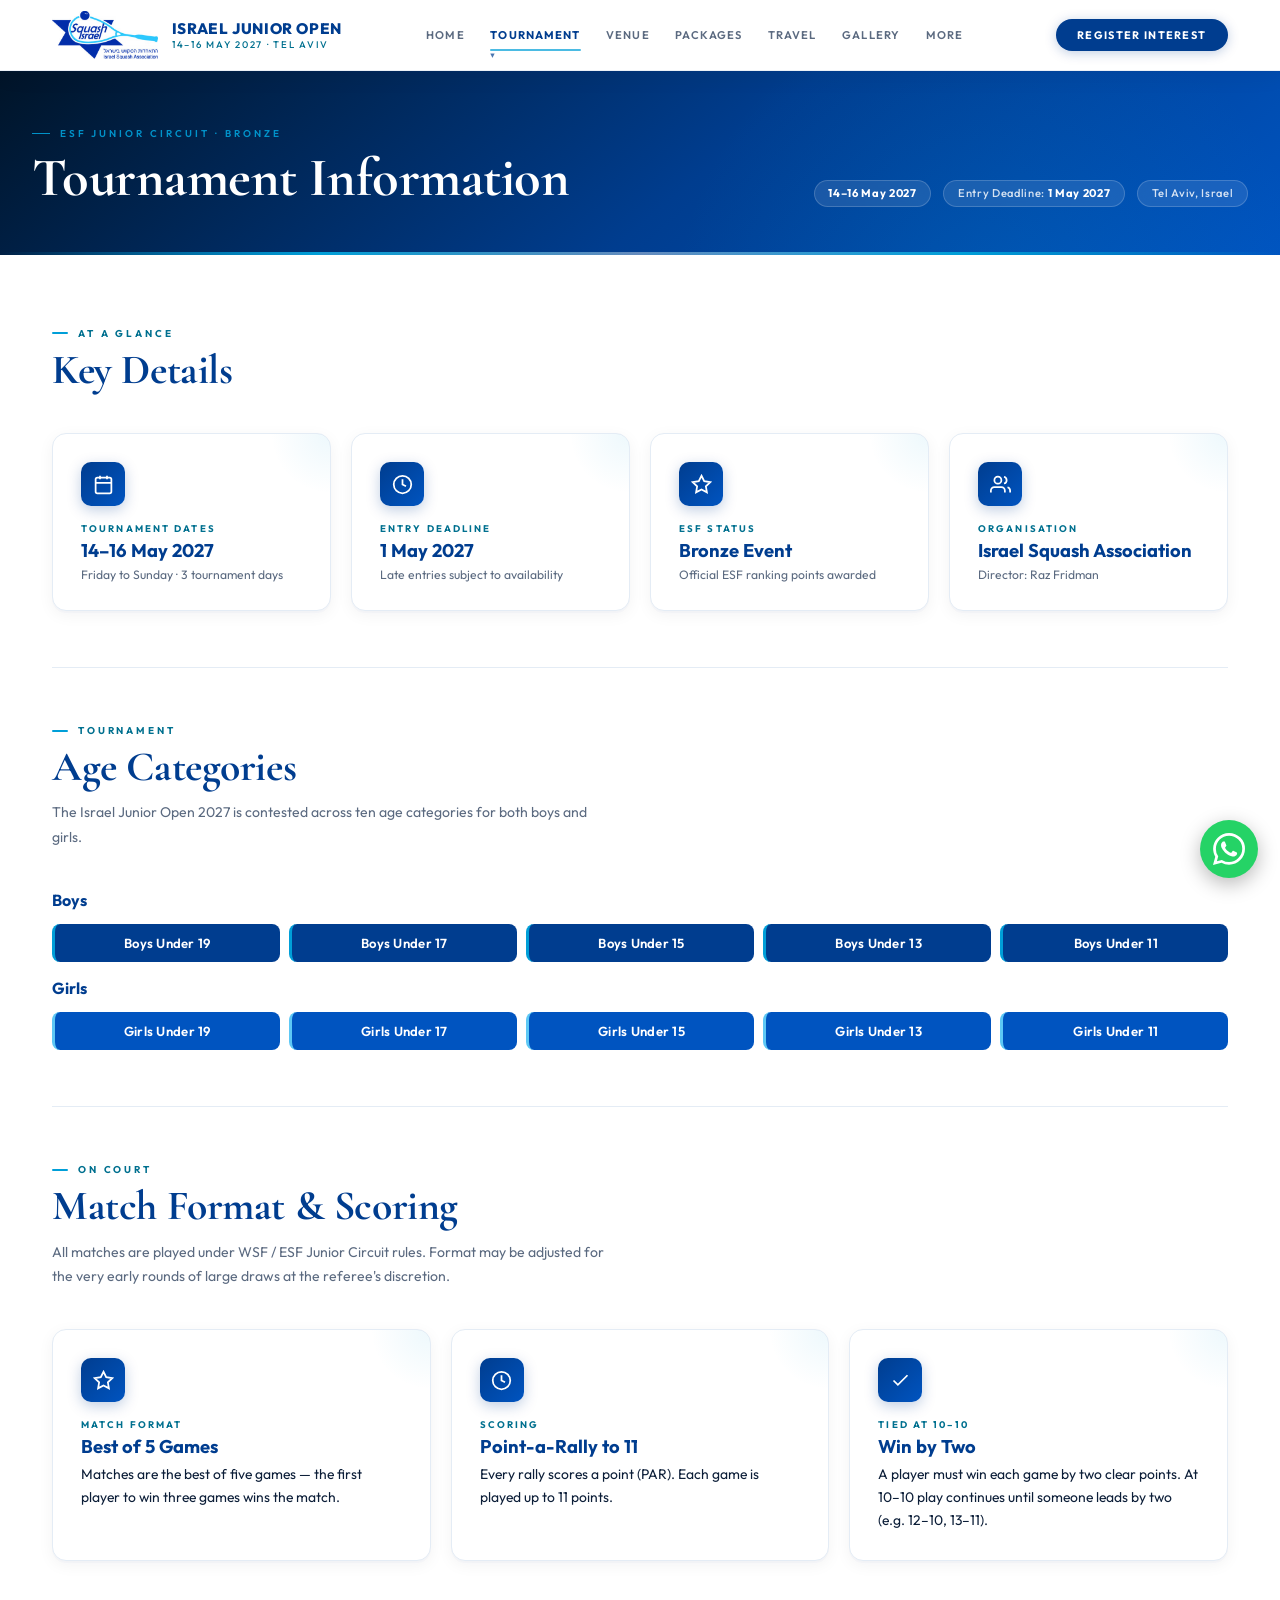
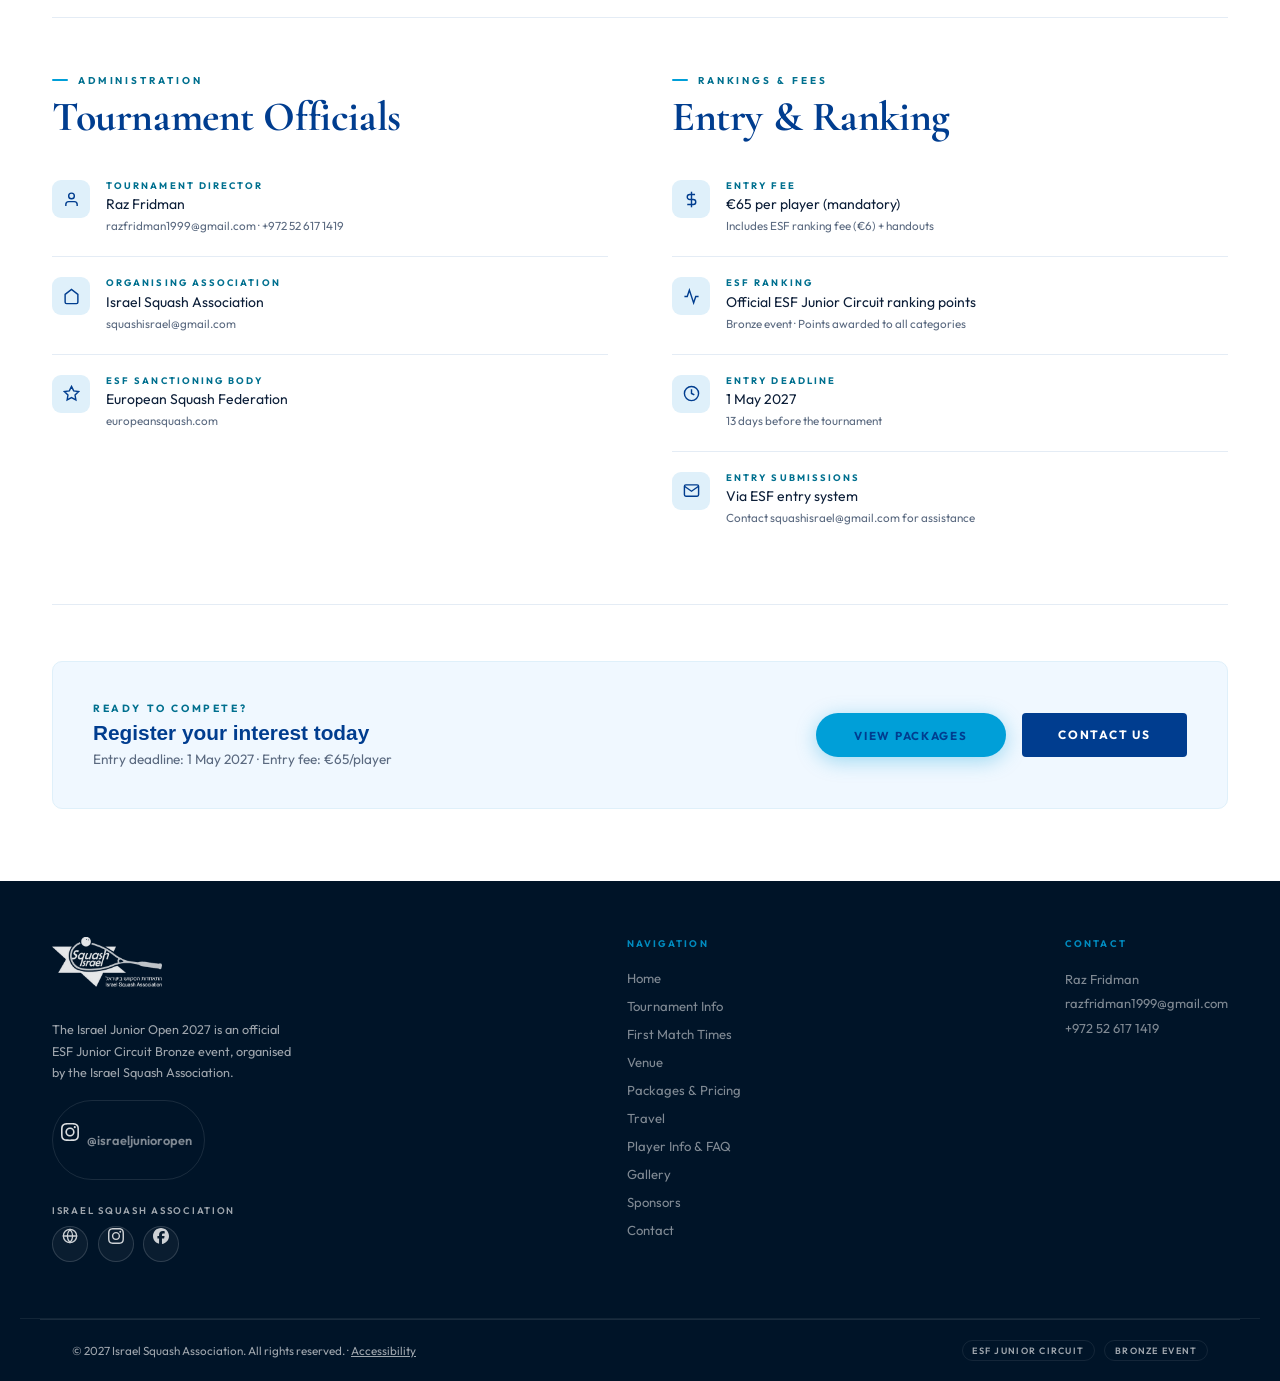
<file: tournament.html>
<!DOCTYPE html>
<html lang="en">
<head>
<meta charset="UTF-8">
<meta name="viewport" content="width=device-width, initial-scale=1.0">
<title>Tournament Info — Israel Junior Open 2027</title>
<link rel="icon" href="favicon.ico" sizes="any">
<link rel="apple-touch-icon" href="img/apple-touch-icon.png">
<link rel="manifest" href="site.webmanifest">
<meta name="theme-color" content="#001428">
<meta property="og:type" content="website">
<meta property="og:title" content="Tournament Info — Israel Junior Open 2027">
<meta property="og:description" content="Official website of the Israel Junior Open 2027, an ESF Junior Circuit Bronze event. 14-16 May 2027, Tel Aviv, Israel. 10 age categories, ESF Junior Circuit Bronze.">
<meta property="og:image" content="https://israeljunioropen.pages.dev/img/og-image.jpg">
<meta property="og:image:width" content="1200">
<meta property="og:image:height" content="630">
<meta name="twitter:image" content="https://israeljunioropen.pages.dev/img/og-image.jpg">
<meta property="og:url" content="https://israeljunioropen.pages.dev/tournament">
<meta name="twitter:card" content="summary_large_image">
<meta name="description" content="Tournament information for the Israel Junior Open 2027: dates, 10 age categories (U11-U19), match format (best of 5, PAR to 11), ESF Bronze ranking and officials.">
<link rel="canonical" href="https://israeljunioropen.pages.dev/tournament">
<link rel="alternate" hreflang="en" href="https://israeljunioropen.pages.dev/tournament">
<link rel="alternate" hreflang="x-default" href="https://israeljunioropen.pages.dev/tournament">
<link rel="stylesheet" href="css/style.css">
</head>
<body>

<header>
  <div class="header-inner">
    <a href="index.html" class="header-logo">
      <img src="img/logo.jpg" alt="Israel Squash Association">
      <div class="header-logo-text">
        <div class="name">Israel Junior Open</div>
        <div class="sub">14–16 May 2027 · Tel Aviv</div>
      </div>
    </a>
    <nav>
      <ul>
        <li><a href="index.html">Home</a></li>
        <li class="has-dropdown"><a href="tournament.html">Tournament</a>
          <ul>
            <li><a href="tournament.html">Tournament Info</a></li>
            <li><a href="schedule.html">First Match Times</a></li>
            <li><a href="playerinfo.html">Player Info & FAQ</a></li>
          </ul>
        </li>
        <li><a href="venue.html">Venue</a></li>
        <li><a href="packages.html">Packages</a></li>
        <li class="has-dropdown"><a href="travel.html">Travel</a>
          <ul>
            <li><a href="travel.html">Travel & Arrival</a></li>
            <li><a href="telaviv.html">About Tel Aviv</a></li>
          </ul>
        </li>
        <li><a href="gallery.html">Gallery</a></li>
        <li class="has-dropdown"><a href="contact.html">More</a>
          <ul>
            <li><a href="sponsors.html">Sponsors & Partners</a></li>
            <li><a href="contact.html">Contact</a></li>
          </ul>
        </li>
      </ul>
      <button class="nav-toggle" aria-label="Toggle navigation"><span></span><span></span><span></span></button>
    </nav>
    <a href="contact.html" class="nav-cta">Register Interest</a>
  </div>
</header>

<div class="page-hero">
  <div class="page-hero-inner">
    <div>
      <div class="page-hero-eyebrow">ESF Junior Circuit · Bronze</div>
      <h1>Tournament Information</h1>
    </div>
    <div class="page-hero-meta">
      <div class="page-hero-badge"><strong>14–16 May 2027</strong></div>
      <div class="page-hero-badge">Entry Deadline: <strong>1 May 2027</strong></div>
      <div class="page-hero-badge">Tel Aviv, Israel</div>
    </div>
  </div>
</div>

<main>
  <div class="content-wrap">

    <!-- Key facts -->
    <div class="sec-header">
      <div class="sec-eyebrow">At a Glance</div>
      <h2 class="sec-title">Key Details</h2>
    </div>
    <div class="cards-grid cards-grid-4">
      <div class="card">
        <div class="card-icon"><svg viewBox="0 0 24 24" fill="none" stroke="currentColor" stroke-width="2"><rect x="3" y="4" width="18" height="18" rx="2"/><line x1="16" y1="2" x2="16" y2="6"/><line x1="8" y1="2" x2="8" y2="6"/><line x1="3" y1="10" x2="21" y2="10"/></svg></div>
        <div class="card-label">Tournament Dates</div>
        <div class="card-title">14–16 May 2027</div>
        <div class="card-sub">Friday to Sunday · 3 tournament days</div>
      </div>
      <div class="card">
        <div class="card-icon"><svg viewBox="0 0 24 24" fill="none" stroke="currentColor" stroke-width="2"><circle cx="12" cy="12" r="10"/><polyline points="12 6 12 12 16 14"/></svg></div>
        <div class="card-label">Entry Deadline</div>
        <div class="card-title">1 May 2027</div>
        <div class="card-sub">Late entries subject to availability</div>
      </div>
      <div class="card">
        <div class="card-icon"><svg viewBox="0 0 24 24" fill="none" stroke="currentColor" stroke-width="2"><path d="M12 2l3.09 6.26L22 9.27l-5 4.87 1.18 6.88L12 17.77l-6.18 3.25L7 14.14 2 9.27l6.91-1.01L12 2z"/></svg></div>
        <div class="card-label">ESF Status</div>
        <div class="card-title">Bronze Event</div>
        <div class="card-sub">Official ESF ranking points awarded</div>
      </div>
      <div class="card">
        <div class="card-icon"><svg viewBox="0 0 24 24" fill="none" stroke="currentColor" stroke-width="2"><path d="M17 21v-2a4 4 0 0 0-4-4H5a4 4 0 0 0-4 4v2"/><circle cx="9" cy="7" r="4"/><path d="M23 21v-2a4 4 0 0 0-3-3.87"/><path d="M16 3.13a4 4 0 0 1 0 7.75"/></svg></div>
        <div class="card-label">Organisation</div>
        <div class="card-title">Israel Squash Association</div>
        <div class="card-sub">Director: Raz Fridman</div>
      </div>
    </div>

    <hr class="section-divider">

    <!-- Categories -->
    <div class="sec-header">
      <div class="sec-eyebrow">Tournament</div>
      <h2 class="sec-title">Age Categories</h2>
      <p class="sec-subtitle">The Israel Junior Open 2027 is contested across ten age categories for both boys and girls.</p>
    </div>
    <div class="categories-wrap">
      <div class="categories-label">Boys</div>
      <div class="categories-grid" style="margin-bottom:1rem;">
        <div class="cat-chip">Boys Under 19</div>
        <div class="cat-chip">Boys Under 17</div>
        <div class="cat-chip">Boys Under 15</div>
        <div class="cat-chip">Boys Under 13</div>
        <div class="cat-chip">Boys Under 11</div>
      </div>
      <div class="categories-label">Girls</div>
      <div class="categories-grid">
        <div class="cat-chip girls">Girls Under 19</div>
        <div class="cat-chip girls">Girls Under 17</div>
        <div class="cat-chip girls">Girls Under 15</div>
        <div class="cat-chip girls">Girls Under 13</div>
        <div class="cat-chip girls">Girls Under 11</div>
      </div>
    </div>

    <hr class="section-divider">

    <!-- Format & Scoring -->
    <div class="sec-header">
      <div class="sec-eyebrow">On Court</div>
      <h2 class="sec-title">Match Format &amp; Scoring</h2>
      <p class="sec-subtitle">All matches are played under WSF / ESF Junior Circuit rules. Format may be adjusted for the very early rounds of large draws at the referee's discretion.</p>
    </div>
    <div class="cards-grid cards-grid-3">
      <div class="card">
        <div class="card-icon"><svg viewBox="0 0 24 24" fill="none" stroke="currentColor" stroke-width="2"><path d="M12 2l3.09 6.26L22 9.27l-5 4.87 1.18 6.88L12 17.77l-6.18 3.25L7 14.14 2 9.27l6.91-1.01L12 2z"/></svg></div>
        <div class="card-label">Match Format</div>
        <div class="card-title">Best of 5 Games</div>
        <div class="card-value">Matches are the best of five games — the first player to win three games wins the match.</div>
      </div>
      <div class="card">
        <div class="card-icon"><svg viewBox="0 0 24 24" fill="none" stroke="currentColor" stroke-width="2"><circle cx="12" cy="12" r="10"/><polyline points="12 6 12 12 16 14"/></svg></div>
        <div class="card-label">Scoring</div>
        <div class="card-title">Point-a-Rally to 11</div>
        <div class="card-value">Every rally scores a point (PAR). Each game is played up to 11 points.</div>
      </div>
      <div class="card">
        <div class="card-icon"><svg viewBox="0 0 24 24" fill="none" stroke="currentColor" stroke-width="2"><polyline points="20 6 9 17 4 12"/></svg></div>
        <div class="card-label">Tied at 10–10</div>
        <div class="card-title">Win by Two</div>
        <div class="card-value">A player must win each game by two clear points. At 10–10 play continues until someone leads by two (e.g. 12–10, 13–11).</div>
      </div>
    </div>

    <hr class="section-divider">

    <!-- Administration -->
    <div class="two-col">
      <div>
        <div class="sec-header">
          <div class="sec-eyebrow">Administration</div>
          <h2 class="sec-title">Tournament Officials</h2>
        </div>
        <div class="fact-list">
          <div class="fact-item">
            <div class="fact-icon"><svg viewBox="0 0 24 24" fill="none" stroke="currentColor" stroke-width="2"><path d="M20 21v-2a4 4 0 0 0-4-4H8a4 4 0 0 0-4 4v2"/><circle cx="12" cy="7" r="4"/></svg></div>
            <div>
              <div class="fact-label">Tournament Director</div>
              <div class="fact-value">Raz Fridman<br><small style="color:var(--gray)">razfridman1999@gmail.com · +972 52 617 1419</small></div>
            </div>
          </div>
          <div class="fact-item">
            <div class="fact-icon"><svg viewBox="0 0 24 24" fill="none" stroke="currentColor" stroke-width="2"><path d="M3 9l9-7 9 7v11a2 2 0 0 1-2 2H5a2 2 0 0 1-2-2z"/></svg></div>
            <div>
              <div class="fact-label">Organising Association</div>
              <div class="fact-value">Israel Squash Association<br><small style="color:var(--gray)">squashisrael@gmail.com</small></div>
            </div>
          </div>
          <div class="fact-item">
            <div class="fact-icon"><svg viewBox="0 0 24 24" fill="none" stroke="currentColor" stroke-width="2"><path d="M12 2l3.09 6.26L22 9.27l-5 4.87 1.18 6.88L12 17.77l-6.18 3.25L7 14.14 2 9.27l6.91-1.01L12 2z"/></svg></div>
            <div>
              <div class="fact-label">ESF Sanctioning Body</div>
              <div class="fact-value">European Squash Federation<br><small style="color:var(--gray)">europeansquash.com</small></div>
            </div>
          </div>
        </div>
      </div>

      <div>
        <div class="sec-header">
          <div class="sec-eyebrow">Rankings & Fees</div>
          <h2 class="sec-title">Entry & Ranking</h2>
        </div>
        <div class="fact-list">
          <div class="fact-item">
            <div class="fact-icon"><svg viewBox="0 0 24 24" fill="none" stroke="currentColor" stroke-width="2"><line x1="12" y1="1" x2="12" y2="23"/><path d="M17 5H9.5a3.5 3.5 0 0 0 0 7h5a3.5 3.5 0 0 1 0 7H6"/></svg></div>
            <div>
              <div class="fact-label">Entry Fee</div>
              <div class="fact-value">€65 per player (mandatory)<br><small style="color:var(--gray)">Includes ESF ranking fee (€6) + handouts</small></div>
            </div>
          </div>
          <div class="fact-item">
            <div class="fact-icon"><svg viewBox="0 0 24 24" fill="none" stroke="currentColor" stroke-width="2"><polyline points="22 12 18 12 15 21 9 3 6 12 2 12"/></svg></div>
            <div>
              <div class="fact-label">ESF Ranking</div>
              <div class="fact-value">Official ESF Junior Circuit ranking points<br><small style="color:var(--gray)">Bronze event · Points awarded to all categories</small></div>
            </div>
          </div>
          <div class="fact-item">
            <div class="fact-icon"><svg viewBox="0 0 24 24" fill="none" stroke="currentColor" stroke-width="2"><circle cx="12" cy="12" r="10"/><polyline points="12 6 12 12 16 14"/></svg></div>
            <div>
              <div class="fact-label">Entry Deadline</div>
              <div class="fact-value">1 May 2027<br><small style="color:var(--gray)">13 days before the tournament</small></div>
            </div>
          </div>
          <div class="fact-item">
            <div class="fact-icon"><svg viewBox="0 0 24 24" fill="none" stroke="currentColor" stroke-width="2"><path d="M4 4h16c1.1 0 2 .9 2 2v12c0 1.1-.9 2-2 2H4c-1.1 0-2-.9-2-2V6c0-1.1.9-2 2-2z"/><polyline points="22,6 12,13 2,6"/></svg></div>
            <div>
              <div class="fact-label">Entry Submissions</div>
              <div class="fact-value">Via ESF entry system<br><small style="color:var(--gray)">Contact squashisrael@gmail.com for assistance</small></div>
            </div>
          </div>
        </div>
      </div>
    </div>

    <hr class="section-divider">

    <!-- CTA -->
    <div style="background:var(--cyan-pale);border:1px solid var(--cyan-light);border-radius:10px;padding:2.5rem;display:flex;align-items:center;justify-content:space-between;gap:2rem;flex-wrap:wrap;">
      <div>
        <div style="font-size:0.65rem;font-weight:700;letter-spacing:0.25em;text-transform:uppercase;color:#00708f;margin-bottom:0.4rem;">Ready to compete?</div>
        <div style="font-family:'Raleway',sans-serif;font-size:1.3rem;font-weight:800;color:var(--blue);">Register your interest today</div>
        <div style="font-size:0.85rem;color:var(--gray);margin-top:0.3rem;">Entry deadline: 1 May 2027 · Entry fee: €65/player</div>
      </div>
      <div style="display:flex;gap:1rem;flex-wrap:wrap;">
        <a href="packages.html" class="btn btn-primary" style="color:var(--blue);">View Packages</a>
        <a href="contact.html" class="btn" style="background:var(--blue);color:#fff;padding:0.85rem 2.25rem;border-radius:4px;font-size:0.75rem;font-weight:700;letter-spacing:0.15em;text-transform:uppercase;">Contact Us</a>
      </div>
    </div>

  </div>
</main>

<footer>
  <div class="footer-top">
    <div class="footer-brand">
      <div class="footer-logos">
        <img src="img/logo-white.png" alt="Israel Squash Association">
      </div>
      <p>The Israel Junior Open 2027 is an official ESF Junior Circuit Bronze event, organised by the Israel Squash Association.</p>
      <div class="footer-social">
        <a href="https://www.instagram.com/israeljunioropen/" target="_blank" rel="noopener" class="footer-social-link" aria-label="Israel Junior Open on Instagram">
          <img src="img/instagram.svg" alt="Instagram" width="18" height="18">
          @israeljunioropen
        </a>
      </div>
      <div class="footer-fed">
        <span class="footer-fed-label">Israel Squash Association</span>
        <div class="footer-fed-links">
          <a href="https://www.squashisrael.co.il/" target="_blank" rel="noopener" aria-label="Israel Squash Association website"><img src="img/globe.svg" alt="Website" width="16" height="16"></a>
          <a href="https://www.instagram.com/squashisrael/" target="_blank" rel="noopener" aria-label="Israel Squash Association on Instagram"><img src="img/instagram.svg" alt="Instagram" width="16" height="16"></a>
          <a href="https://www.facebook.com/IsraelSquashOfficial/" target="_blank" rel="noopener" aria-label="Israel Squash Association on Facebook"><img src="img/facebook.svg" alt="Facebook" width="16" height="16"></a>
        </div>
      </div>
    </div>
    <div class="footer-links">
      <h4>Navigation</h4>
      <ul>
        <li><a href="index.html">Home</a></li>
        <li><a href="tournament.html">Tournament Info</a></li>
        <li><a href="schedule.html">First Match Times</a></li>
        <li><a href="venue.html">Venue</a></li>
        <li><a href="packages.html">Packages & Pricing</a></li>
        <li><a href="travel.html">Travel</a></li>
        <li><a href="playerinfo.html">Player Info & FAQ</a></li>
        <li><a href="gallery.html">Gallery</a></li>
        <li><a href="sponsors.html">Sponsors</a></li>
        <li><a href="contact.html">Contact</a></li>
      </ul>
    </div>
    <div class="footer-contact">
      <h4>Contact</h4>
      <p>Raz Fridman<br><a href="mailto:razfridman1999@gmail.com">razfridman1999@gmail.com</a><br><a href="tel:+972526171419">+972 52 617 1419</a></p>
    </div>
  </div>
  <div style="border-top:1px solid rgba(255,255,255,0.1);padding:1.25rem 2rem;display:flex;align-items:center;justify-content:space-between;flex-wrap:wrap;gap:1rem;max-width:1200px;margin:0 auto;">
    <div class="footer-copy">© 2027 Israel Squash Association. All rights reserved. · <a href="accessibility.html" style="color:inherit;text-decoration:underline;">Accessibility</a></div>
    <div class="footer-badges"><div class="footer-bdg">ESF Junior Circuit</div><div class="footer-bdg">Bronze Event</div></div>
  </div>
</footer>
<script src="js/main.js"></script>
<a href="https://wa.me/972526171419?text=Hi!%20I%20have%20a%20question%20about%20the%20Israel%20Junior%20Open%202027" class="wa-float" target="_blank" rel="noopener" aria-label="Chat with us on WhatsApp">
  <img src="img/whatsapp.svg" alt="WhatsApp" width="32" height="32">
</a>
</body>
</html>
</file>
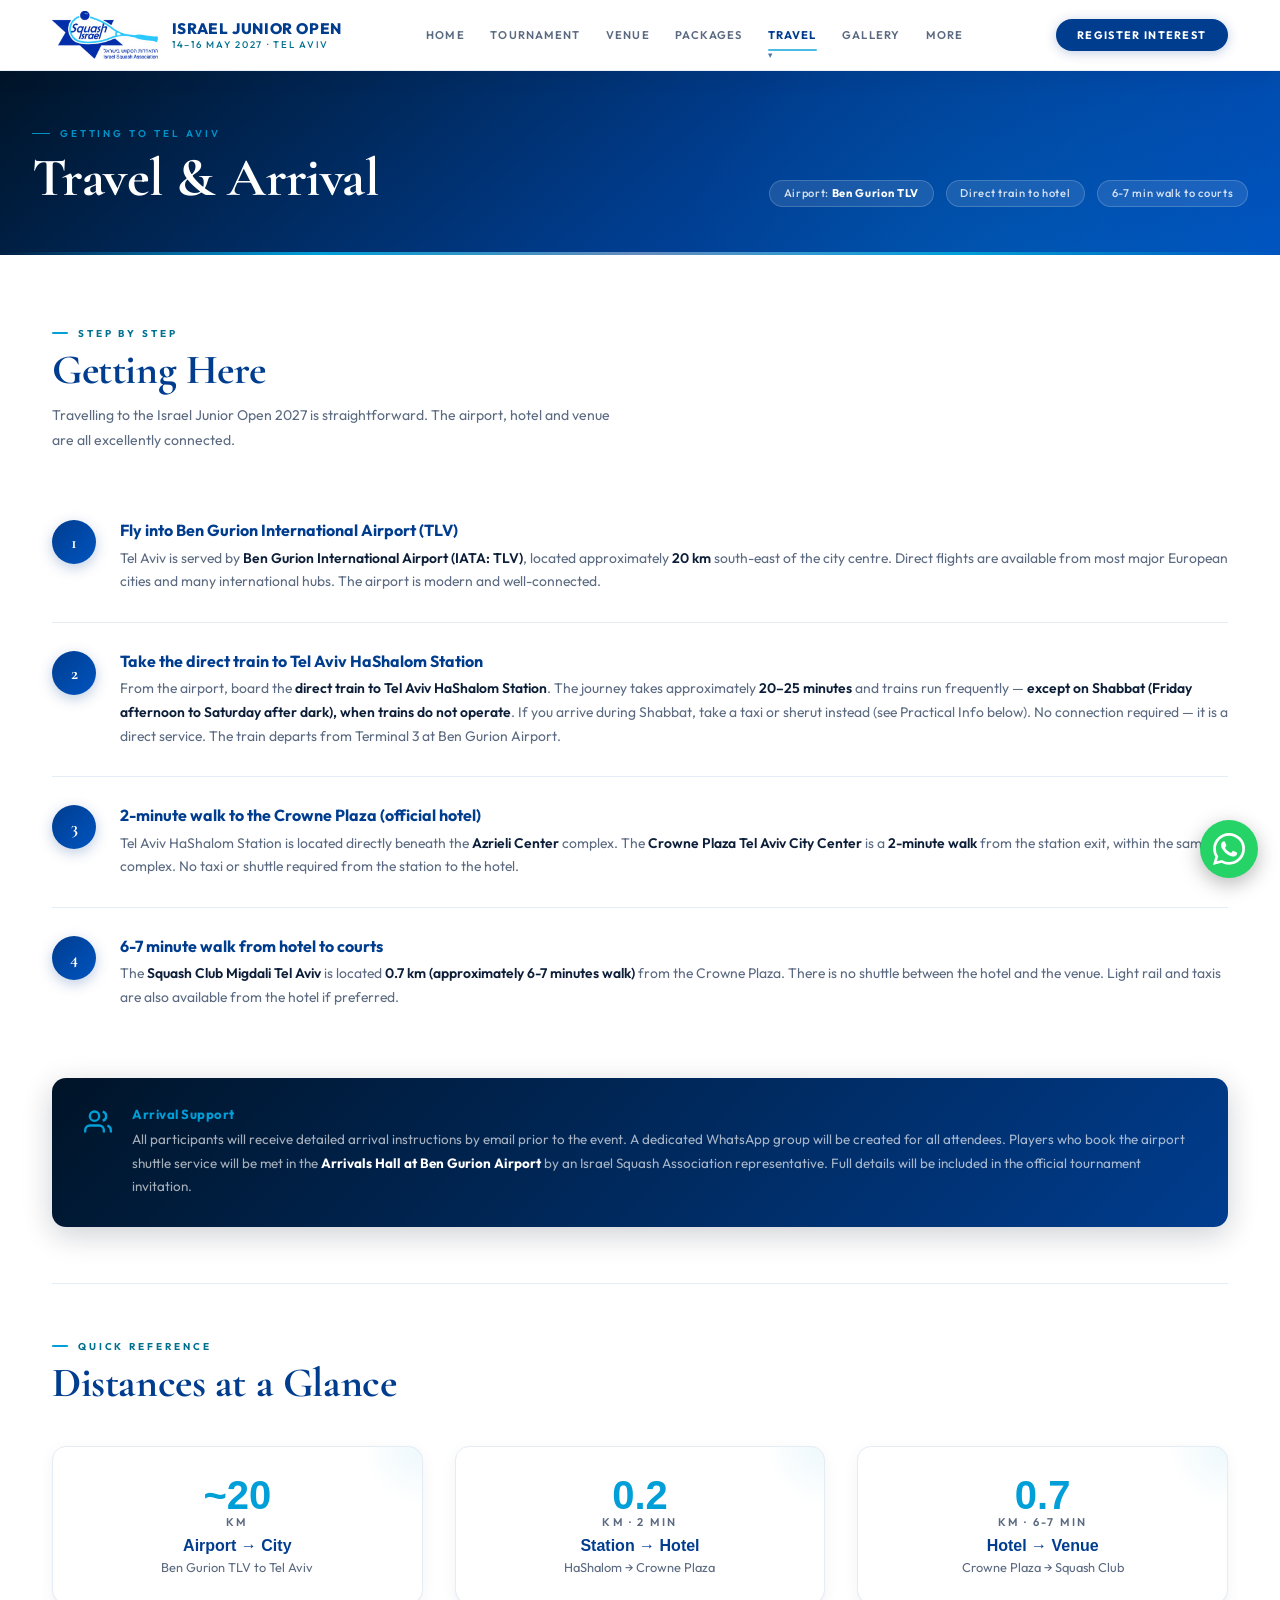
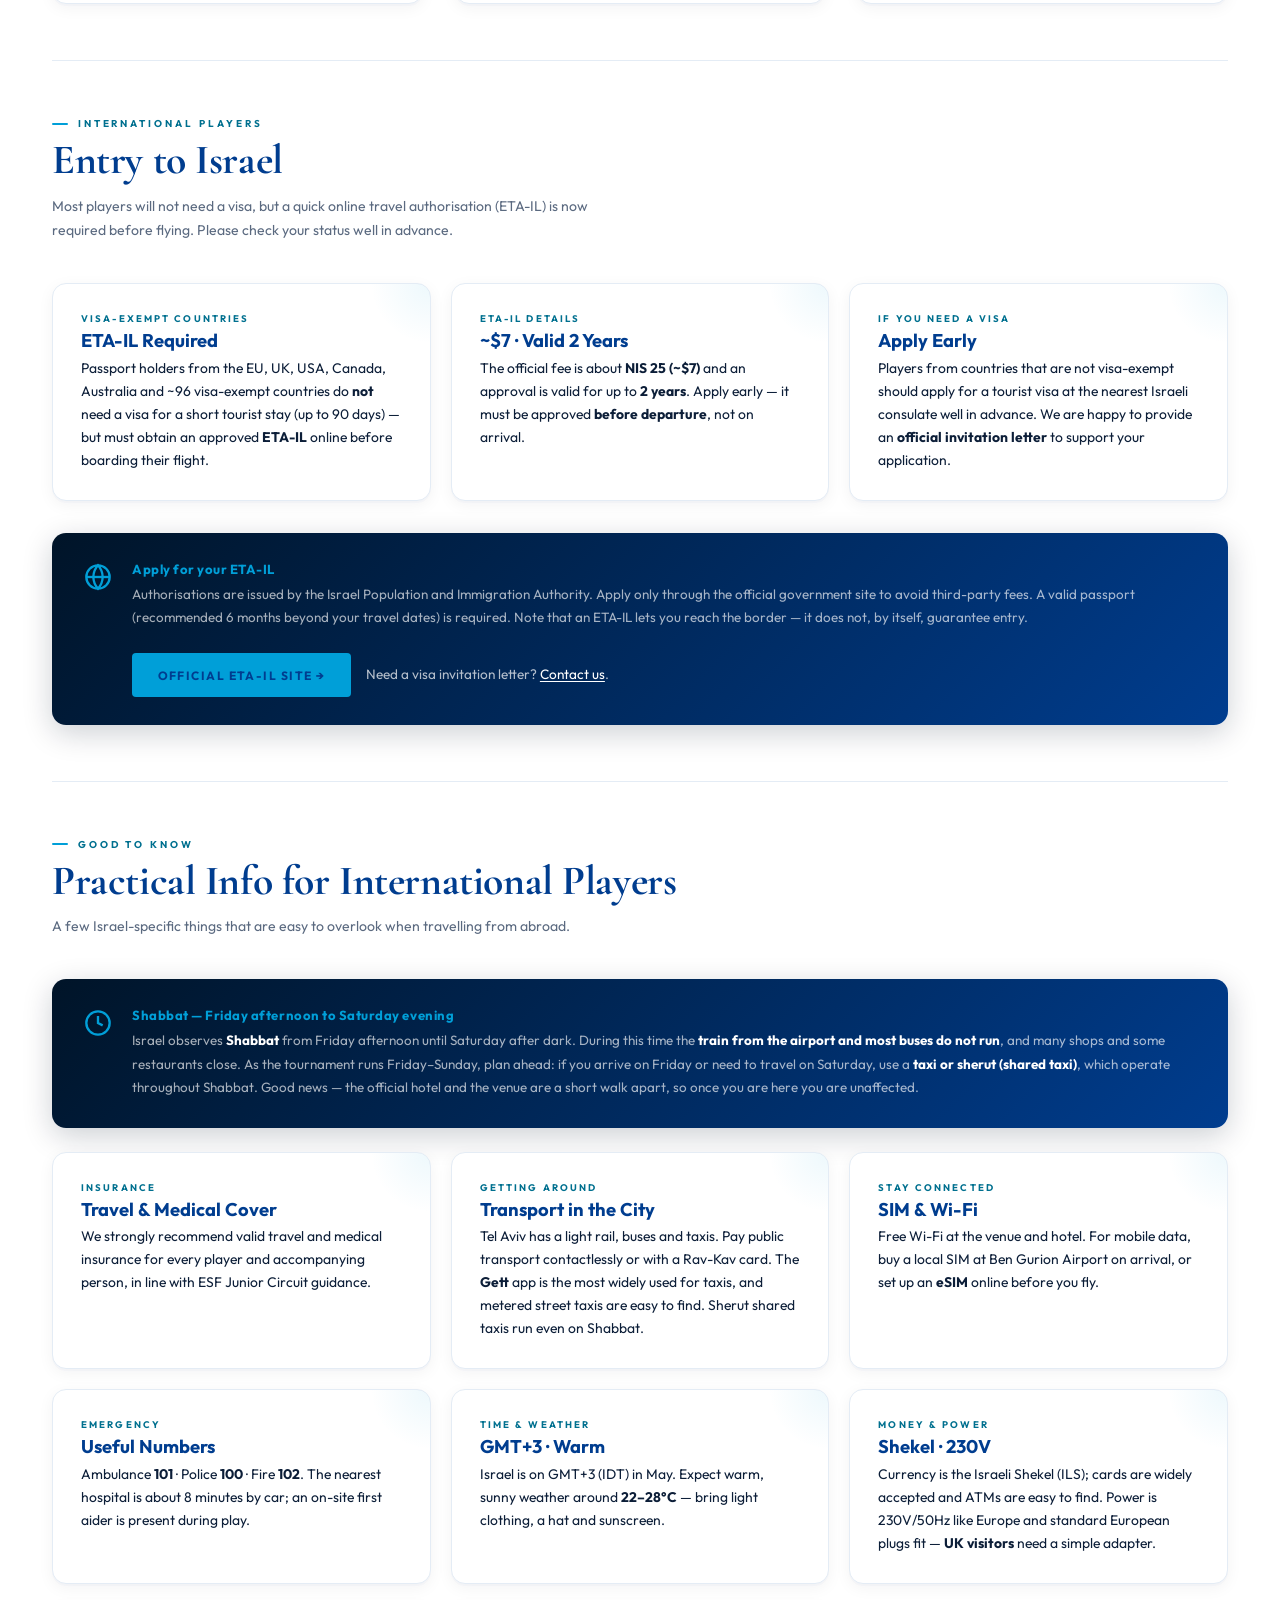
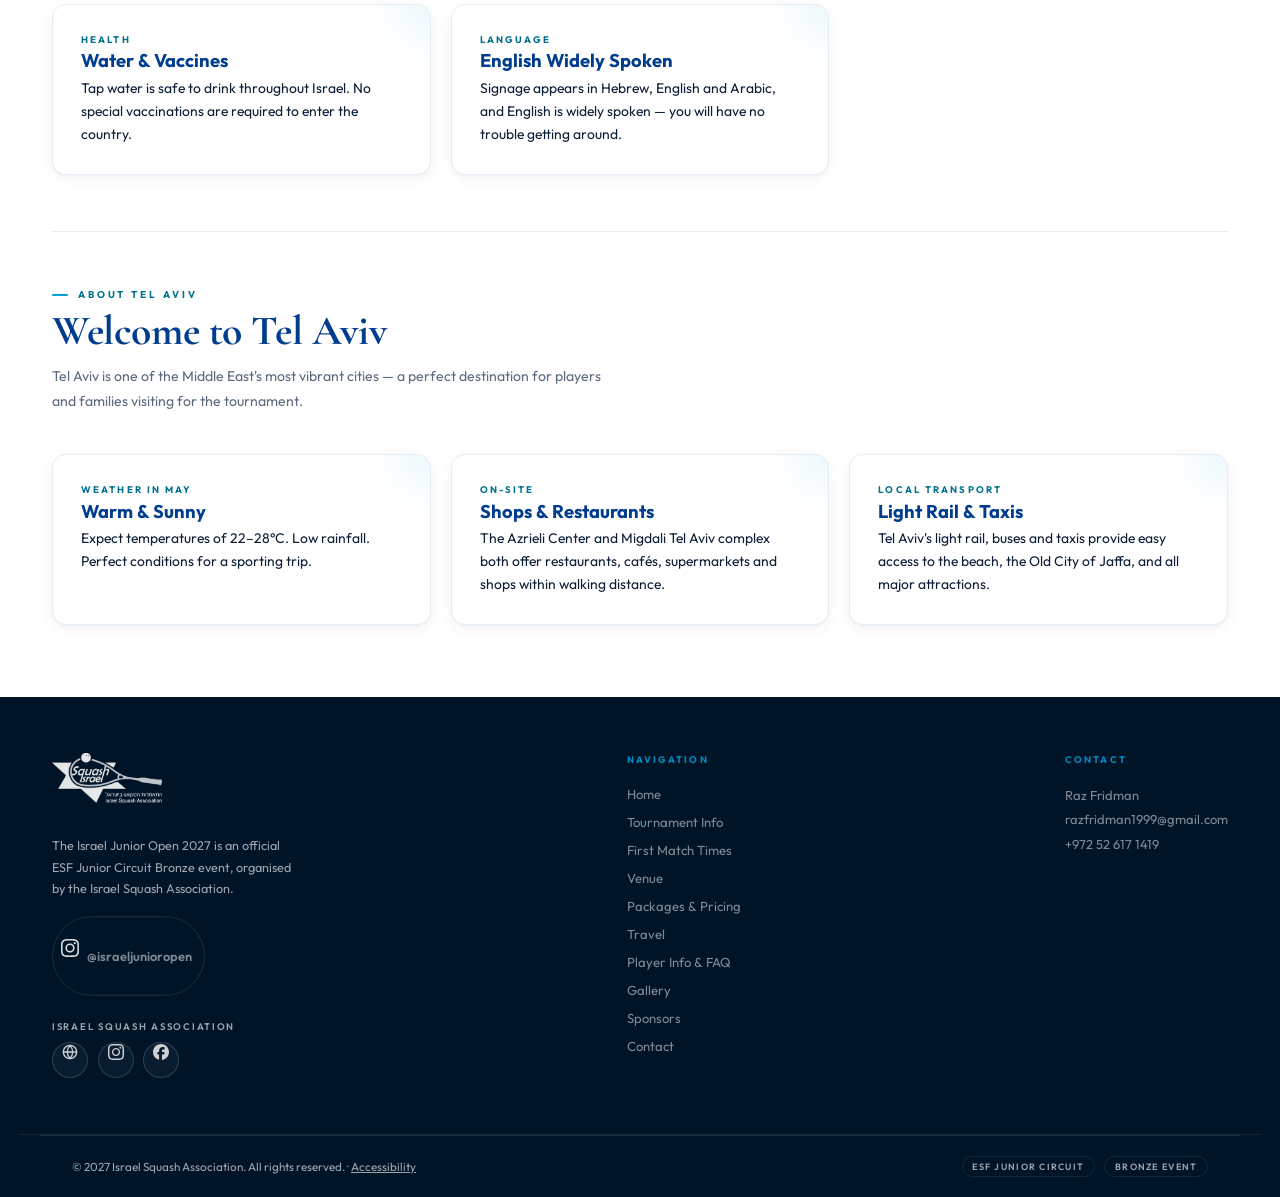
<file: travel.html>
<!DOCTYPE html>
<html lang="en">
<head>
<meta charset="UTF-8">
<meta name="viewport" content="width=device-width, initial-scale=1.0">
<title>Travel & Arrival — Israel Junior Open 2027</title>
<link rel="icon" href="favicon.ico" sizes="any">
<link rel="apple-touch-icon" href="img/apple-touch-icon.png">
<link rel="manifest" href="site.webmanifest">
<meta name="theme-color" content="#001428">
<meta property="og:type" content="website">
<meta property="og:title" content="Travel & Arrival — Israel Junior Open 2027">
<meta property="og:description" content="Official website of the Israel Junior Open 2027, an ESF Junior Circuit Bronze event. 14-16 May 2027, Tel Aviv, Israel. 10 age categories, ESF Junior Circuit Bronze.">
<meta property="og:image" content="https://israeljunioropen.pages.dev/img/og-image.jpg">
<meta property="og:image:width" content="1200">
<meta property="og:image:height" content="630">
<meta name="twitter:image" content="https://israeljunioropen.pages.dev/img/og-image.jpg">
<meta property="og:url" content="https://israeljunioropen.pages.dev/travel">
<meta name="twitter:card" content="summary_large_image">
<meta name="description" content="How to reach the Israel Junior Open 2027 in Tel Aviv: direct train from Ben Gurion Airport, official hotel, and entry-to-Israel (ETA-IL/visa) guidance for international players.">
<link rel="canonical" href="https://israeljunioropen.pages.dev/travel">
<link rel="alternate" hreflang="en" href="https://israeljunioropen.pages.dev/travel">
<link rel="alternate" hreflang="x-default" href="https://israeljunioropen.pages.dev/travel">
<link rel="stylesheet" href="css/style.css">
</head>
<body>

<header>
  <div class="header-inner">
    <a href="index.html" class="header-logo">
      <img src="img/logo.jpg" alt="Israel Squash Association">
      <div class="header-logo-text">
        <div class="name">Israel Junior Open</div>
        <div class="sub">14–16 May 2027 · Tel Aviv</div>
      </div>
    </a>
    <nav>
      <ul>
        <li><a href="index.html">Home</a></li>
        <li class="has-dropdown"><a href="tournament.html">Tournament</a>
          <ul>
            <li><a href="tournament.html">Tournament Info</a></li>
            <li><a href="schedule.html">First Match Times</a></li>
            <li><a href="playerinfo.html">Player Info & FAQ</a></li>
          </ul>
        </li>
        <li><a href="venue.html">Venue</a></li>
        <li><a href="packages.html">Packages</a></li>
        <li class="has-dropdown"><a href="travel.html">Travel</a>
          <ul>
            <li><a href="travel.html">Travel & Arrival</a></li>
            <li><a href="telaviv.html">About Tel Aviv</a></li>
          </ul>
        </li>
        <li><a href="gallery.html">Gallery</a></li>
        <li class="has-dropdown"><a href="contact.html">More</a>
          <ul>
            <li><a href="sponsors.html">Sponsors & Partners</a></li>
            <li><a href="contact.html">Contact</a></li>
          </ul>
        </li>
      </ul>
      <button class="nav-toggle" aria-label="Toggle navigation"><span></span><span></span><span></span></button>
    </nav>
    <a href="contact.html" class="nav-cta">Register Interest</a>
  </div>
</header>

<div class="page-hero">
  <div class="page-hero-inner">
    <div>
      <div class="page-hero-eyebrow">Getting to Tel Aviv</div>
      <h1>Travel & Arrival</h1>
    </div>
    <div class="page-hero-meta">
      <div class="page-hero-badge">Airport: <strong>Ben Gurion TLV</strong></div>
      <div class="page-hero-badge">Direct train to hotel</div>
      <div class="page-hero-badge">6-7 min walk to courts</div>
    </div>
  </div>
</div>

<main>
  <div class="content-wrap">

    <!-- Step by step -->
    <div class="sec-header">
      <div class="sec-eyebrow">Step by Step</div>
      <h2 class="sec-title">Getting Here</h2>
      <p class="sec-subtitle">Travelling to the Israel Junior Open 2027 is straightforward. The airport, hotel and venue are all excellently connected.</p>
    </div>

    <div class="steps">
      <div class="step">
        <div class="step-num">1</div>
        <div>
          <div class="step-title">Fly into Ben Gurion International Airport (TLV)</div>
          <div class="step-desc">Tel Aviv is served by <strong>Ben Gurion International Airport (IATA: TLV)</strong>, located approximately <strong>20 km</strong> south-east of the city centre. Direct flights are available from most major European cities and many international hubs. The airport is modern and well-connected.</div>
        </div>
      </div>
      <div class="step">
        <div class="step-num">2</div>
        <div>
          <div class="step-title">Take the direct train to Tel Aviv HaShalom Station</div>
          <div class="step-desc">From the airport, board the <strong>direct train to Tel Aviv HaShalom Station</strong>. The journey takes approximately <strong>20–25 minutes</strong> and trains run frequently — <strong>except on Shabbat (Friday afternoon to Saturday after dark), when trains do not operate</strong>. If you arrive during Shabbat, take a taxi or sherut instead (see Practical Info below). No connection required — it is a direct service. The train departs from Terminal 3 at Ben Gurion Airport.</div>
        </div>
      </div>
      <div class="step">
        <div class="step-num">3</div>
        <div>
          <div class="step-title">2-minute walk to the Crowne Plaza (official hotel)</div>
          <div class="step-desc">Tel Aviv HaShalom Station is located directly beneath the <strong>Azrieli Center</strong> complex. The <strong>Crowne Plaza Tel Aviv City Center</strong> is a <strong>2-minute walk</strong> from the station exit, within the same complex. No taxi or shuttle required from the station to the hotel.</div>
        </div>
      </div>
      <div class="step">
        <div class="step-num">4</div>
        <div>
          <div class="step-title">6-7 minute walk from hotel to courts</div>
          <div class="step-desc">The <strong>Squash Club Migdali Tel Aviv</strong> is located <strong>0.7 km (approximately 6-7 minutes walk)</strong> from the Crowne Plaza. There is no shuttle between the hotel and the venue. Light rail and taxis are also available from the hotel if preferred.</div>
        </div>
      </div>
    </div>

    <!-- Arrival support box -->
    <div class="info-box">
      <svg xmlns="http://www.w3.org/2000/svg" width="28" height="28" viewBox="0 0 24 24" fill="none" stroke="currentColor" stroke-width="2"><path d="M17 21v-2a4 4 0 0 0-4-4H5a4 4 0 0 0-4 4v2"/><circle cx="9" cy="7" r="4"/><path d="M23 21v-2a4 4 0 0 0-3-3.87"/><path d="M16 3.13a4 4 0 0 1 0 7.75"/></svg>
      <div>
        <div class="info-box-title">Arrival Support</div>
        <div class="info-box-text">All participants will receive detailed arrival instructions by email prior to the event. A dedicated WhatsApp group will be created for all attendees. Players who book the airport shuttle service will be met in the <strong style="color:#fff">Arrivals Hall at Ben Gurion Airport</strong> by an Israel Squash Association representative. Full details will be included in the official tournament invitation.</div>
      </div>
    </div>

    <hr class="section-divider">

    <!-- Distance summary -->
    <div class="sec-header">
      <div class="sec-eyebrow">Quick Reference</div>
      <h2 class="sec-title">Distances at a Glance</h2>
    </div>
    <div class="three-col">
      <div class="card" style="text-align:center;">
        <div style="font-family:'Raleway',sans-serif;font-size:2.5rem;font-weight:800;color:var(--cyan);line-height:1;">~20</div>
        <div style="font-size:0.7rem;font-weight:600;letter-spacing:0.2em;text-transform:uppercase;color:var(--gray);margin-bottom:0.5rem;">km</div>
        <div style="font-family:'Raleway',sans-serif;font-size:1rem;font-weight:700;color:var(--blue);">Airport → City</div>
        <div style="font-size:0.8rem;color:var(--gray);margin-top:0.25rem;">Ben Gurion TLV to Tel Aviv</div>
      </div>
      <div class="card" style="text-align:center;">
        <div style="font-family:'Raleway',sans-serif;font-size:2.5rem;font-weight:800;color:var(--cyan);line-height:1;">0.2</div>
        <div style="font-size:0.7rem;font-weight:600;letter-spacing:0.2em;text-transform:uppercase;color:var(--gray);margin-bottom:0.5rem;">km · 2 min</div>
        <div style="font-family:'Raleway',sans-serif;font-size:1rem;font-weight:700;color:var(--blue);">Station → Hotel</div>
        <div style="font-size:0.8rem;color:var(--gray);margin-top:0.25rem;">HaShalom → Crowne Plaza</div>
      </div>
      <div class="card" style="text-align:center;">
        <div style="font-family:'Raleway',sans-serif;font-size:2.5rem;font-weight:800;color:var(--cyan);line-height:1;">0.7</div>
        <div style="font-size:0.7rem;font-weight:600;letter-spacing:0.2em;text-transform:uppercase;color:var(--gray);margin-bottom:0.5rem;">km · 6-7 min</div>
        <div style="font-family:'Raleway',sans-serif;font-size:1rem;font-weight:700;color:var(--blue);">Hotel → Venue</div>
        <div style="font-size:0.8rem;color:var(--gray);margin-top:0.25rem;">Crowne Plaza → Squash Club</div>
      </div>
    </div>

    <hr class="section-divider">

    <!-- Entry to Israel / Visa -->
    <div class="sec-header">
      <div class="sec-eyebrow">International Players</div>
      <h2 class="sec-title">Entry to Israel</h2>
      <p class="sec-subtitle">Most players will not need a visa, but a quick online travel authorisation (ETA-IL) is now required before flying. Please check your status well in advance.</p>
    </div>
    <div class="cards-grid cards-grid-3">
      <div class="card">
        <div class="card-label">Visa-Exempt Countries</div>
        <div class="card-title">ETA-IL Required</div>
        <div class="card-value">Passport holders from the EU, UK, USA, Canada, Australia and ~96 visa-exempt countries do <strong>not</strong> need a visa for a short tourist stay (up to 90 days) — but must obtain an approved <strong>ETA-IL</strong> online before boarding their flight.</div>
      </div>
      <div class="card">
        <div class="card-label">ETA-IL Details</div>
        <div class="card-title">~$7 · Valid 2 Years</div>
        <div class="card-value">The official fee is about <strong>NIS 25 (~$7)</strong> and an approval is valid for up to <strong>2 years</strong>. Apply early — it must be approved <strong>before departure</strong>, not on arrival.</div>
      </div>
      <div class="card">
        <div class="card-label">If You Need a Visa</div>
        <div class="card-title">Apply Early</div>
        <div class="card-value">Players from countries that are not visa-exempt should apply for a tourist visa at the nearest Israeli consulate well in advance. We are happy to provide an <strong>official invitation letter</strong> to support your application.</div>
      </div>
    </div>

    <div class="info-box" style="margin-top:2rem;">
      <svg xmlns="http://www.w3.org/2000/svg" width="28" height="28" viewBox="0 0 24 24" fill="none" stroke="currentColor" stroke-width="2"><circle cx="12" cy="12" r="10"/><line x1="2" y1="12" x2="22" y2="12"/><path d="M12 2a15.3 15.3 0 0 1 4 10 15.3 15.3 0 0 1-4 10 15.3 15.3 0 0 1-4-10 15.3 15.3 0 0 1 4-10z"/></svg>
      <div>
        <div class="info-box-title">Apply for your ETA-IL</div>
        <div class="info-box-text">Authorisations are issued by the Israel Population and Immigration Authority. Apply only through the official government site to avoid third-party fees. A valid passport (recommended 6 months beyond your travel dates) is required. Note that an ETA-IL lets you reach the border — it does not, by itself, guarantee entry.<br><br>
          <a href="https://israel-entry.piba.gov.il/" target="_blank" rel="noopener" style="display:inline-block;background:var(--cyan);color:var(--blue);font-size:0.75rem;font-weight:700;letter-spacing:0.12em;text-transform:uppercase;padding:0.7rem 1.6rem;border-radius:4px;text-decoration:none;margin-right:0.75rem;">Official ETA-IL site →</a>
          <span style="font-size:0.85rem;color:rgba(255,255,255,0.7);">Need a visa invitation letter? <a href="contact.html" style="color:#fff;text-decoration:underline;">Contact us</a>.</span>
        </div>
      </div>
    </div>

    <hr class="section-divider">

    <!-- Practical info for international players -->
    <div class="sec-header">
      <div class="sec-eyebrow">Good to Know</div>
      <h2 class="sec-title">Practical Info for International Players</h2>
      <p class="sec-subtitle">A few Israel-specific things that are easy to overlook when travelling from abroad.</p>
    </div>

    <div class="info-box" style="margin-top:0;">
      <svg xmlns="http://www.w3.org/2000/svg" width="28" height="28" viewBox="0 0 24 24" fill="none" stroke="currentColor" stroke-width="2"><circle cx="12" cy="12" r="10"/><polyline points="12 6 12 12 16 14"/></svg>
      <div>
        <div class="info-box-title">Shabbat — Friday afternoon to Saturday evening</div>
        <div class="info-box-text">Israel observes <strong style="color:#fff">Shabbat</strong> from Friday afternoon until Saturday after dark. During this time the <strong style="color:#fff">train from the airport and most buses do not run</strong>, and many shops and some restaurants close. As the tournament runs Friday–Sunday, plan ahead: if you arrive on Friday or need to travel on Saturday, use a <strong style="color:#fff">taxi or sherut (shared taxi)</strong>, which operate throughout Shabbat. Good news — the official hotel and the venue are a short walk apart, so once you are here you are unaffected.</div>
      </div>
    </div>

    <div class="cards-grid cards-grid-3" style="margin-top:1.5rem;">
      <div class="card">
        <div class="card-label">Insurance</div>
        <div class="card-title">Travel & Medical Cover</div>
        <div class="card-value">We strongly recommend valid travel and medical insurance for every player and accompanying person, in line with ESF Junior Circuit guidance.</div>
      </div>
      <div class="card">
        <div class="card-label">Getting Around</div>
        <div class="card-title">Transport in the City</div>
        <div class="card-value">Tel Aviv has a light rail, buses and taxis. Pay public transport contactlessly or with a Rav-Kav card. The <strong>Gett</strong> app is the most widely used for taxis, and metered street taxis are easy to find. Sherut shared taxis run even on Shabbat.</div>
      </div>
      <div class="card">
        <div class="card-label">Stay Connected</div>
        <div class="card-title">SIM & Wi-Fi</div>
        <div class="card-value">Free Wi-Fi at the venue and hotel. For mobile data, buy a local SIM at Ben Gurion Airport on arrival, or set up an <strong>eSIM</strong> online before you fly.</div>
      </div>
      <div class="card">
        <div class="card-label">Emergency</div>
        <div class="card-title">Useful Numbers</div>
        <div class="card-value">Ambulance <strong>101</strong> · Police <strong>100</strong> · Fire <strong>102</strong>. The nearest hospital is about 8 minutes by car; an on-site first aider is present during play.</div>
      </div>
      <div class="card">
        <div class="card-label">Time & Weather</div>
        <div class="card-title">GMT+3 · Warm</div>
        <div class="card-value">Israel is on GMT+3 (IDT) in May. Expect warm, sunny weather around <strong>22–28°C</strong> — bring light clothing, a hat and sunscreen.</div>
      </div>
      <div class="card">
        <div class="card-label">Money & Power</div>
        <div class="card-title">Shekel · 230V</div>
        <div class="card-value">Currency is the Israeli Shekel (ILS); cards are widely accepted and ATMs are easy to find. Power is 230V/50Hz like Europe and standard European plugs fit — <strong>UK visitors</strong> need a simple adapter.</div>
      </div>
      <div class="card">
        <div class="card-label">Health</div>
        <div class="card-title">Water & Vaccines</div>
        <div class="card-value">Tap water is safe to drink throughout Israel. No special vaccinations are required to enter the country.</div>
      </div>
      <div class="card">
        <div class="card-label">Language</div>
        <div class="card-title">English Widely Spoken</div>
        <div class="card-value">Signage appears in Hebrew, English and Arabic, and English is widely spoken — you will have no trouble getting around.</div>
      </div>
    </div>

    <hr class="section-divider">

    <!-- Tel Aviv tips -->
    <div class="sec-header">
      <div class="sec-eyebrow">About Tel Aviv</div>
      <h2 class="sec-title">Welcome to Tel Aviv</h2>
      <p class="sec-subtitle">Tel Aviv is one of the Middle East's most vibrant cities — a perfect destination for players and families visiting for the tournament.</p>
    </div>
    <div class="cards-grid cards-grid-3">
      <div class="card">
        <div class="card-label">Weather in May</div>
        <div class="card-title">Warm & Sunny</div>
        <div class="card-value">Expect temperatures of 22–28°C. Low rainfall. Perfect conditions for a sporting trip.</div>
      </div>
      <div class="card">
        <div class="card-label">On-site</div>
        <div class="card-title">Shops & Restaurants</div>
        <div class="card-value">The Azrieli Center and Migdali Tel Aviv complex both offer restaurants, cafés, supermarkets and shops within walking distance.</div>
      </div>
      <div class="card">
        <div class="card-label">Local Transport</div>
        <div class="card-title">Light Rail & Taxis</div>
        <div class="card-value">Tel Aviv's light rail, buses and taxis provide easy access to the beach, the Old City of Jaffa, and all major attractions.</div>
      </div>
    </div>

  </div>
</main>

<footer>
  <div class="footer-top">
    <div class="footer-brand">
      <div class="footer-logos">
        <img src="img/logo-white.png" alt="Israel Squash Association">
      </div>
      <p>The Israel Junior Open 2027 is an official ESF Junior Circuit Bronze event, organised by the Israel Squash Association.</p>
      <div class="footer-social">
        <a href="https://www.instagram.com/israeljunioropen/" target="_blank" rel="noopener" class="footer-social-link" aria-label="Israel Junior Open on Instagram">
          <img src="img/instagram.svg" alt="Instagram" width="18" height="18">
          @israeljunioropen
        </a>
      </div>
      <div class="footer-fed">
        <span class="footer-fed-label">Israel Squash Association</span>
        <div class="footer-fed-links">
          <a href="https://www.squashisrael.co.il/" target="_blank" rel="noopener" aria-label="Israel Squash Association website"><img src="img/globe.svg" alt="Website" width="16" height="16"></a>
          <a href="https://www.instagram.com/squashisrael/" target="_blank" rel="noopener" aria-label="Israel Squash Association on Instagram"><img src="img/instagram.svg" alt="Instagram" width="16" height="16"></a>
          <a href="https://www.facebook.com/IsraelSquashOfficial/" target="_blank" rel="noopener" aria-label="Israel Squash Association on Facebook"><img src="img/facebook.svg" alt="Facebook" width="16" height="16"></a>
        </div>
      </div>
    </div>
    <div class="footer-links">
      <h4>Navigation</h4>
      <ul>
        <li><a href="index.html">Home</a></li>
        <li><a href="tournament.html">Tournament Info</a></li>
        <li><a href="schedule.html">First Match Times</a></li>
        <li><a href="venue.html">Venue</a></li>
        <li><a href="packages.html">Packages & Pricing</a></li>
        <li><a href="travel.html">Travel</a></li>
        <li><a href="playerinfo.html">Player Info & FAQ</a></li>
        <li><a href="gallery.html">Gallery</a></li>
        <li><a href="sponsors.html">Sponsors</a></li>
        <li><a href="contact.html">Contact</a></li>
      </ul>
    </div>
    <div class="footer-contact">
      <h4>Contact</h4>
      <p>Raz Fridman<br><a href="mailto:razfridman1999@gmail.com">razfridman1999@gmail.com</a><br><a href="tel:+972526171419">+972 52 617 1419</a></p>
    </div>
  </div>
  <div style="border-top:1px solid rgba(255,255,255,0.1);padding:1.25rem 2rem;display:flex;align-items:center;justify-content:space-between;flex-wrap:wrap;gap:1rem;max-width:1200px;margin:0 auto;">
    <div class="footer-copy">© 2027 Israel Squash Association. All rights reserved. · <a href="accessibility.html" style="color:inherit;text-decoration:underline;">Accessibility</a></div>
    <div class="footer-badges"><div class="footer-bdg">ESF Junior Circuit</div><div class="footer-bdg">Bronze Event</div></div>
  </div>
</footer>
<script src="js/main.js"></script>
<a href="https://wa.me/972526171419?text=Hi!%20I%20have%20a%20question%20about%20the%20Israel%20Junior%20Open%202027" class="wa-float" target="_blank" rel="noopener" aria-label="Chat with us on WhatsApp">
  <img src="img/whatsapp.svg" alt="WhatsApp" width="32" height="32">
</a>
</body>
</html>
</file>
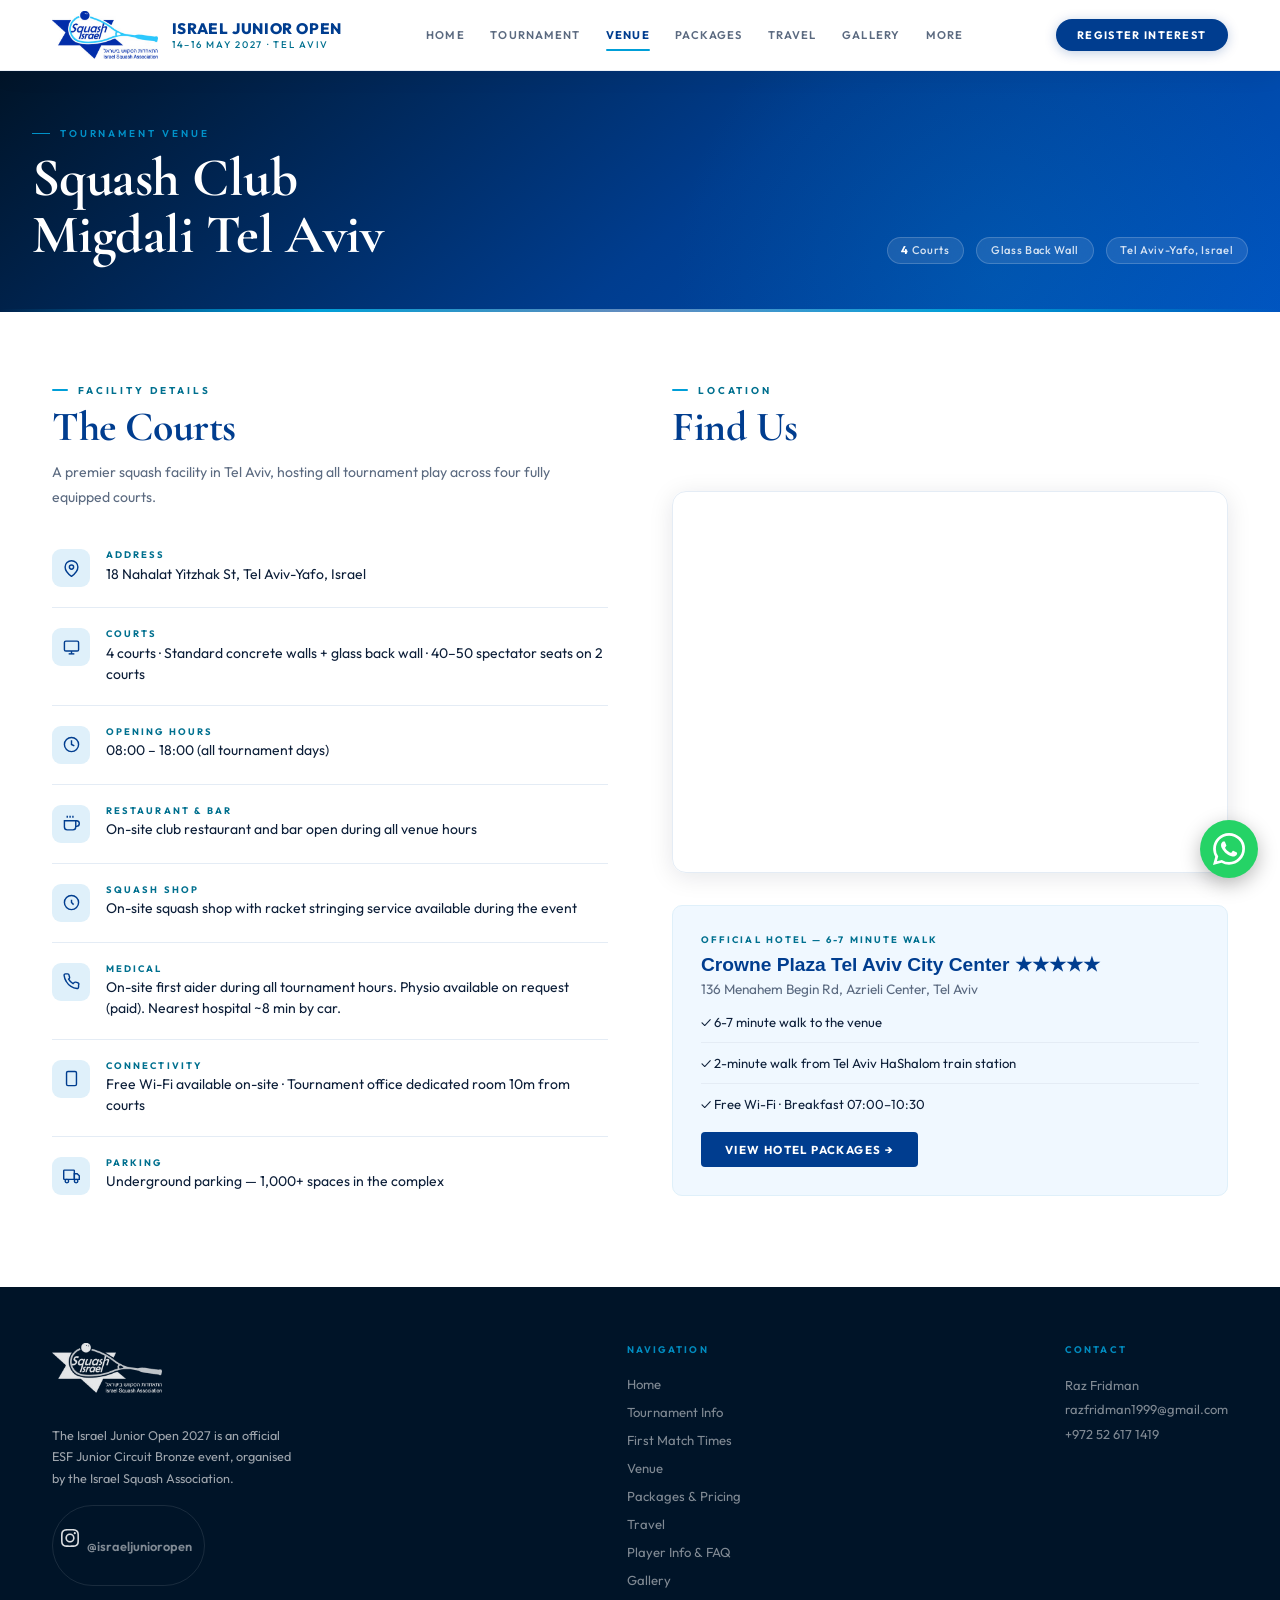
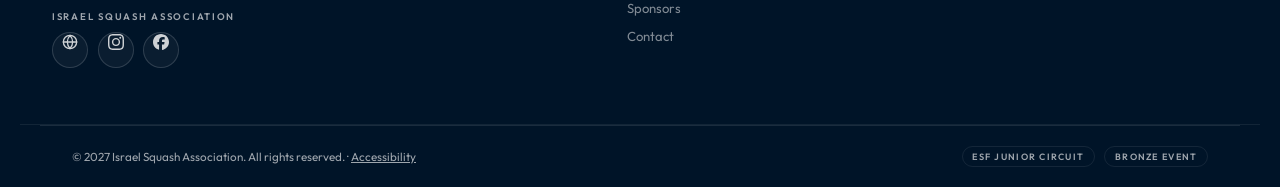
<file: venue.html>
<!DOCTYPE html>
<html lang="en">
<head>
<meta charset="UTF-8">
<meta name="viewport" content="width=device-width, initial-scale=1.0">
<title>Venue — Israel Junior Open 2027</title>
<link rel="icon" href="favicon.ico" sizes="any">
<link rel="apple-touch-icon" href="img/apple-touch-icon.png">
<link rel="manifest" href="site.webmanifest">
<meta name="theme-color" content="#001428">
<meta property="og:type" content="website">
<meta property="og:title" content="Venue — Israel Junior Open 2027">
<meta property="og:description" content="Official website of the Israel Junior Open 2027, an ESF Junior Circuit Bronze event. 14-16 May 2027, Tel Aviv, Israel. 10 age categories, ESF Junior Circuit Bronze.">
<meta property="og:image" content="https://israeljunioropen.pages.dev/img/og-image.jpg">
<meta property="og:image:width" content="1200">
<meta property="og:image:height" content="630">
<meta name="twitter:image" content="https://israeljunioropen.pages.dev/img/og-image.jpg">
<meta property="og:url" content="https://israeljunioropen.pages.dev/venue">
<meta name="twitter:card" content="summary_large_image">
<meta name="description" content="The Israel Junior Open 2027 is played at Squash Club Migdali Tel Aviv, Nahalat Yitzhak St 18, Tel Aviv - 4 courts, glass back wall, facilities and map.">
<link rel="canonical" href="https://israeljunioropen.pages.dev/venue">
<link rel="alternate" hreflang="en" href="https://israeljunioropen.pages.dev/venue">
<link rel="alternate" hreflang="x-default" href="https://israeljunioropen.pages.dev/venue">
<link rel="stylesheet" href="css/style.css">
</head>
<body>

<header>
  <div class="header-inner">
    <a href="index.html" class="header-logo">
      <img src="img/logo.jpg" alt="Israel Squash Association">
      <div class="header-logo-text">
        <div class="name">Israel Junior Open</div>
        <div class="sub">14–16 May 2027 · Tel Aviv</div>
      </div>
    </a>
    <nav>
      <ul>
        <li><a href="index.html">Home</a></li>
        <li class="has-dropdown"><a href="tournament.html">Tournament</a>
          <ul>
            <li><a href="tournament.html">Tournament Info</a></li>
            <li><a href="schedule.html">First Match Times</a></li>
            <li><a href="playerinfo.html">Player Info & FAQ</a></li>
          </ul>
        </li>
        <li><a href="venue.html">Venue</a></li>
        <li><a href="packages.html">Packages</a></li>
        <li class="has-dropdown"><a href="travel.html">Travel</a>
          <ul>
            <li><a href="travel.html">Travel & Arrival</a></li>
            <li><a href="telaviv.html">About Tel Aviv</a></li>
          </ul>
        </li>
        <li><a href="gallery.html">Gallery</a></li>
        <li class="has-dropdown"><a href="contact.html">More</a>
          <ul>
            <li><a href="sponsors.html">Sponsors & Partners</a></li>
            <li><a href="contact.html">Contact</a></li>
          </ul>
        </li>
      </ul>
      <button class="nav-toggle" aria-label="Toggle navigation"><span></span><span></span><span></span></button>
    </nav>
    <a href="contact.html" class="nav-cta">Register Interest</a>
  </div>
</header>

<div class="page-hero">
  <div class="page-hero-inner">
    <div>
      <div class="page-hero-eyebrow">Tournament Venue</div>
      <h1>Squash Club<br>Migdali Tel Aviv</h1>
    </div>
    <div class="page-hero-meta">
      <div class="page-hero-badge"><strong>4</strong> Courts</div>
      <div class="page-hero-badge">Glass Back Wall</div>
      <div class="page-hero-badge">Tel Aviv-Yafo, Israel</div>
    </div>
  </div>
</div>

<main>
  <div class="content-wrap">

    <div class="two-col">
      <!-- Venue facts -->
      <div>
        <div class="sec-header">
          <div class="sec-eyebrow">Facility Details</div>
          <h2 class="sec-title">The Courts</h2>
          <p class="sec-subtitle">A premier squash facility in Tel Aviv, hosting all tournament play across four fully equipped courts.</p>
        </div>
        <div class="fact-list">
          <div class="fact-item">
            <div class="fact-icon"><svg viewBox="0 0 24 24" fill="none" stroke="currentColor" stroke-width="2"><path d="M21 10c0 7-9 13-9 13s-9-6-9-13a9 9 0 0 1 18 0z"/><circle cx="12" cy="10" r="3"/></svg></div>
            <div>
              <div class="fact-label">Address</div>
              <div class="fact-value">18 Nahalat Yitzhak St, Tel Aviv-Yafo, Israel</div>
            </div>
          </div>
          <div class="fact-item">
            <div class="fact-icon"><svg viewBox="0 0 24 24" fill="none" stroke="currentColor" stroke-width="2"><rect x="2" y="3" width="20" height="14" rx="2"/><line x1="8" y1="21" x2="16" y2="21"/><line x1="12" y1="17" x2="12" y2="21"/></svg></div>
            <div>
              <div class="fact-label">Courts</div>
              <div class="fact-value">4 courts · Standard concrete walls + glass back wall · 40–50 spectator seats on 2 courts</div>
            </div>
          </div>
          <div class="fact-item">
            <div class="fact-icon"><svg viewBox="0 0 24 24" fill="none" stroke="currentColor" stroke-width="2"><circle cx="12" cy="12" r="10"/><polyline points="12 6 12 12 16 14"/></svg></div>
            <div>
              <div class="fact-label">Opening Hours</div>
              <div class="fact-value">08:00 – 18:00 (all tournament days)</div>
            </div>
          </div>
          <div class="fact-item">
            <div class="fact-icon"><svg viewBox="0 0 24 24" fill="none" stroke="currentColor" stroke-width="2"><path d="M18 8h1a4 4 0 0 1 0 8h-1"/><path d="M2 8h16v9a4 4 0 0 1-4 4H6a4 4 0 0 1-4-4V8z"/><line x1="6" y1="1" x2="6" y2="4"/><line x1="10" y1="1" x2="10" y2="4"/><line x1="14" y1="1" x2="14" y2="4"/></svg></div>
            <div>
              <div class="fact-label">Restaurant & Bar</div>
              <div class="fact-value">On-site club restaurant and bar open during all venue hours</div>
            </div>
          </div>
          <div class="fact-item">
            <div class="fact-icon"><svg viewBox="0 0 24 24" fill="none" stroke="currentColor" stroke-width="2"><circle cx="12" cy="12" r="10"/><path d="M12 8v4l3 3"/></svg></div>
            <div>
              <div class="fact-label">Squash Shop</div>
              <div class="fact-value">On-site squash shop with racket stringing service available during the event</div>
            </div>
          </div>
          <div class="fact-item">
            <div class="fact-icon"><svg viewBox="0 0 24 24" fill="none" stroke="currentColor" stroke-width="2"><path d="M22 16.92v3a2 2 0 0 1-2.18 2 19.79 19.79 0 0 1-8.63-3.07A19.5 19.5 0 0 1 4.62 12 19.79 19.79 0 0 1 1.56 3.4 2 2 0 0 1 3.53 1.22h3a2 2 0 0 1 2 1.72c.127.96.361 1.903.7 2.81a2 2 0 0 1-.45 2.11L7.91 8.77a16 16 0 0 0 6.29 6.29l1.61-1.61a2 2 0 0 1 2.11-.45c.907.339 1.85.573 2.81.7A2 2 0 0 1 22 16.92z"/></svg></div>
            <div>
              <div class="fact-label">Medical</div>
              <div class="fact-value">On-site first aider during all tournament hours. Physio available on request (paid). Nearest hospital ~8 min by car.</div>
            </div>
          </div>
          <div class="fact-item">
            <div class="fact-icon"><svg viewBox="0 0 24 24" fill="none" stroke="currentColor" stroke-width="2"><rect x="5" y="2" width="14" height="20" rx="2" ry="2"/><line x1="12" y1="18" x2="12.01" y2="18"/></svg></div>
            <div>
              <div class="fact-label">Connectivity</div>
              <div class="fact-value">Free Wi-Fi available on-site · Tournament office dedicated room 10m from courts</div>
            </div>
          </div>
          <div class="fact-item">
            <div class="fact-icon"><svg viewBox="0 0 24 24" fill="none" stroke="currentColor" stroke-width="2"><rect x="1" y="3" width="15" height="13" rx="1"/><polygon points="16 8 20 8 23 11 23 16 16 16 16 8"/><circle cx="5.5" cy="18.5" r="2.5"/><circle cx="18.5" cy="18.5" r="2.5"/></svg></div>
            <div>
              <div class="fact-label">Parking</div>
              <div class="fact-value">Underground parking — 1,000+ spaces in the complex</div>
            </div>
          </div>
        </div>
      </div>

      <!-- Map + Hotel -->
      <div>
        <div class="sec-header">
          <div class="sec-eyebrow">Location</div>
          <h2 class="sec-title">Find Us</h2>
        </div>
        <div class="map-wrap" style="margin-bottom:2rem;">
          <iframe
            title="Map to the venue — Nahalat Yitzhak St 18, Tel Aviv"
            src="https://www.google.com/maps?q=Nahalat%20Yitzhak%20St%2018%2C%20Tel%20Aviv-Yafo&z=16&output=embed"
            allowfullscreen loading="lazy" referrerpolicy="no-referrer-when-downgrade">
          </iframe>
        </div>

        <!-- Official Hotel card -->
        <div style="background:var(--cyan-pale);border:1px solid var(--cyan-light);border-radius:10px;padding:1.75rem;">
          <div class="fact-label" style="margin-bottom:0.5rem;">Official Hotel — 6-7 Minute Walk</div>
          <div style="font-family:'Raleway',sans-serif;font-size:1.2rem;font-weight:800;color:var(--blue);margin-bottom:0.25rem;">Crowne Plaza Tel Aviv City Center ★★★★★</div>
          <div style="font-size:0.85rem;color:var(--gray);margin-bottom:1rem;">136 Menahem Begin Rd, Azrieli Center, Tel Aviv</div>
          <div class="fact-list" style="gap:0.75rem;">
            <div class="fact-item" style="padding-bottom:0.75rem;">
              <div style="font-size:0.82rem;color:var(--text);">✓ 6-7 minute walk to the venue</div>
            </div>
            <div class="fact-item" style="padding-bottom:0.75rem;">
              <div style="font-size:0.82rem;color:var(--text);">✓ 2-minute walk from Tel Aviv HaShalom train station</div>
            </div>
            <div class="fact-item" style="padding-bottom:0;border:none;">
              <div style="font-size:0.82rem;color:var(--text);">✓ Free Wi-Fi · Breakfast 07:00–10:30</div>
            </div>
          </div>
          <a href="packages.html" style="display:inline-block;margin-top:1.25rem;font-size:0.72rem;font-weight:700;letter-spacing:0.12em;text-transform:uppercase;background:var(--blue);color:#fff;padding:0.65rem 1.5rem;border-radius:4px;text-decoration:none;">View Hotel Packages →</a>
        </div>
      </div>
    </div>

  </div>
</main>

<footer>
  <div class="footer-top">
    <div class="footer-brand">
      <div class="footer-logos">
        <img src="img/logo-white.png" alt="Israel Squash Association">
      </div>
      <p>The Israel Junior Open 2027 is an official ESF Junior Circuit Bronze event, organised by the Israel Squash Association.</p>
      <div class="footer-social">
        <a href="https://www.instagram.com/israeljunioropen/" target="_blank" rel="noopener" class="footer-social-link" aria-label="Israel Junior Open on Instagram">
          <img src="img/instagram.svg" alt="Instagram" width="18" height="18">
          @israeljunioropen
        </a>
      </div>
      <div class="footer-fed">
        <span class="footer-fed-label">Israel Squash Association</span>
        <div class="footer-fed-links">
          <a href="https://www.squashisrael.co.il/" target="_blank" rel="noopener" aria-label="Israel Squash Association website"><img src="img/globe.svg" alt="Website" width="16" height="16"></a>
          <a href="https://www.instagram.com/squashisrael/" target="_blank" rel="noopener" aria-label="Israel Squash Association on Instagram"><img src="img/instagram.svg" alt="Instagram" width="16" height="16"></a>
          <a href="https://www.facebook.com/IsraelSquashOfficial/" target="_blank" rel="noopener" aria-label="Israel Squash Association on Facebook"><img src="img/facebook.svg" alt="Facebook" width="16" height="16"></a>
        </div>
      </div>
    </div>
    <div class="footer-links">
      <h4>Navigation</h4>
      <ul>
        <li><a href="index.html">Home</a></li>
        <li><a href="tournament.html">Tournament Info</a></li>
        <li><a href="schedule.html">First Match Times</a></li>
        <li><a href="venue.html">Venue</a></li>
        <li><a href="packages.html">Packages & Pricing</a></li>
        <li><a href="travel.html">Travel</a></li>
        <li><a href="playerinfo.html">Player Info & FAQ</a></li>
        <li><a href="gallery.html">Gallery</a></li>
        <li><a href="sponsors.html">Sponsors</a></li>
        <li><a href="contact.html">Contact</a></li>
      </ul>
    </div>
    <div class="footer-contact">
      <h4>Contact</h4>
      <p>Raz Fridman<br><a href="mailto:razfridman1999@gmail.com">razfridman1999@gmail.com</a><br><a href="tel:+972526171419">+972 52 617 1419</a></p>
    </div>
  </div>
  <div style="border-top:1px solid rgba(255,255,255,0.1);padding:1.25rem 2rem;display:flex;align-items:center;justify-content:space-between;flex-wrap:wrap;gap:1rem;max-width:1200px;margin:0 auto;">
    <div class="footer-copy">© 2027 Israel Squash Association. All rights reserved. · <a href="accessibility.html" style="color:inherit;text-decoration:underline;">Accessibility</a></div>
    <div class="footer-badges"><div class="footer-bdg">ESF Junior Circuit</div><div class="footer-bdg">Bronze Event</div></div>
  </div>
</footer>
<script src="js/main.js"></script>
<a href="https://wa.me/972526171419?text=Hi!%20I%20have%20a%20question%20about%20the%20Israel%20Junior%20Open%202027" class="wa-float" target="_blank" rel="noopener" aria-label="Chat with us on WhatsApp">
  <img src="img/whatsapp.svg" alt="WhatsApp" width="32" height="32">
</a>
</body>
</html>
</file>
<file: css/style.css>
@import url('https://fonts.googleapis.com/css2?family=Cormorant+Garamond:ital,wght@0,300;0,400;0,600;0,700;1,300;1,400;1,600&family=Outfit:wght@300;400;500;600;700;800&display=swap');

/* Visually hidden but available to screen readers / search engines */
.sr-only { position: absolute; width: 1px; height: 1px; padding: 0; margin: -1px; overflow: hidden; clip: rect(0,0,0,0); white-space: nowrap; border: 0; }

/* Floating WhatsApp button */
.wa-float {
  position: fixed; bottom: 22px; right: 22px; z-index: 900;
  width: 58px; height: 58px; border-radius: 50%;
  background: #25D366;
  display: flex; align-items: center; justify-content: center;
  box-shadow: 0 6px 20px rgba(0,0,0,0.28), 0 0 0 0 rgba(37,211,102,0.6);
  animation: waPulse 2.4s ease-out infinite;
  transition: transform 0.2s ease, box-shadow 0.2s ease;
}
.wa-float:hover { transform: scale(1.08); animation-play-state: paused; box-shadow: 0 10px 28px rgba(0,0,0,0.35); }
.wa-float img { width: 32px; height: 32px; display: block; }
@keyframes waPulse {
  0%   { box-shadow: 0 6px 20px rgba(0,0,0,0.28), 0 0 0 0 rgba(37,211,102,0.55); }
  70%  { box-shadow: 0 6px 20px rgba(0,0,0,0.28), 0 0 0 16px rgba(37,211,102,0); }
  100% { box-shadow: 0 6px 20px rgba(0,0,0,0.28), 0 0 0 0 rgba(37,211,102,0); }
}
@media (max-width: 768px) {
  .wa-float { width: 52px; height: 52px; bottom: 16px; right: 16px; }
  .wa-float img { width: 28px; height: 28px; }
}
@media (prefers-reduced-motion: reduce) { .wa-float { animation: none; } }

:root {
  --navy:        #001428;
  --blue:        #003d8f;
  --blue-mid:    #0054c0;
  --blue-bright: #1a6fdc;
  --cyan:        #009fd8;
  --cyan-light:  #dff0fa;
  --cyan-pale:   #f0f8ff;
  --gold:        #c8951a;
  --gold-light:  #f5d88a;
  --white:       #ffffff;
  --cream:       #f7f4ef;
  --off-white:   #f3f6fb;
  --gray-light:  #e4ecf5;
  --gray:        #5b6a80;
  --text:        #0c1e38;
  --display:     'Cormorant Garamond', Georgia, serif;
  --ui:          'Outfit', system-ui, sans-serif;
}

*, *::before, *::after { box-sizing: border-box; margin: 0; padding: 0; }
html { scroll-behavior: smooth; font-size: 16px; }
body {
  font-family: var(--ui);
  background: var(--white);
  color: var(--text);
  overflow-x: hidden;
  -webkit-font-smoothing: antialiased;
}

/* ── HEADER / NAV ──────────────────────────────────────────────── */
header {
  position: sticky; top: 0; z-index: 100;
  background: rgba(255,255,255,0.92);
  backdrop-filter: blur(16px) saturate(180%);
  -webkit-backdrop-filter: blur(16px) saturate(180%);
  border-bottom: 1px solid rgba(0,61,143,0.08);
  box-shadow: 0 1px 0 rgba(0,61,143,0.06), 0 4px 24px rgba(0,20,40,0.06);
  transition: background 0.3s, box-shadow 0.3s;
}
header.scrolled {
  background: rgba(255,255,255,0.97);
  box-shadow: 0 1px 0 rgba(0,61,143,0.1), 0 8px 32px rgba(0,20,40,0.1);
}
.header-inner {
  max-width: 1240px; margin: 0 auto;
  padding: 0 2rem;
  display: flex; align-items: center; justify-content: space-between;
  height: 70px;
}
.header-logo {
  display: flex; align-items: center; gap: 0.875rem; text-decoration: none;
  transition: opacity 0.2s;
}
.header-logo:hover { opacity: 0.85; }
.header-logo img { height: 48px; width: auto; }
.header-logo-text .name {
  font-family: var(--ui);
  font-size: 0.95rem; font-weight: 800; letter-spacing: 0.04em;
  color: var(--blue); text-transform: uppercase; line-height: 1.15;
}
.header-logo-text .sub {
  font-size: 0.6rem; font-weight: 500; letter-spacing: 0.18em;
  color: var(--cyan); text-transform: uppercase;
}
nav ul {
  list-style: none; display: flex; gap: 0; align-items: center;
}
nav ul li a {
  display: block; position: relative;
  font-size: 0.7rem; font-weight: 600; letter-spacing: 0.1em;
  text-transform: uppercase; text-decoration: none;
  color: var(--gray); padding: 0.5rem 0.8rem;
  transition: color 0.2s;
}
nav ul li a::after {
  content: ''; position: absolute; bottom: -1px; left: 0.8rem; right: 0.8rem;
  height: 2px; background: var(--cyan); border-radius: 2px;
  transform: scaleX(0); transform-origin: center; transition: transform 0.25s ease;
}
nav ul li a:hover { color: var(--blue); }
nav ul li a:hover::after, nav ul li a.active::after { transform: scaleX(1); }
nav ul li a.active { color: var(--blue); font-weight: 700; }

.nav-cta {
  font-size: 0.68rem; font-weight: 700; letter-spacing: 0.12em;
  text-transform: uppercase; text-decoration: none;
  background: var(--blue); color: var(--white);
  padding: 0.55rem 1.35rem; border-radius: 100px;
  transition: background 0.2s, transform 0.15s, box-shadow 0.2s;
  box-shadow: 0 2px 12px rgba(0,61,143,0.25);
  white-space: nowrap; margin-left: 0.5rem;
}
.nav-cta:hover {
  background: var(--blue-mid);
  transform: translateY(-1px);
  box-shadow: 0 4px 18px rgba(0,61,143,0.35);
}

/* Dropdown nav */
nav ul li { position: relative; }
nav ul li:hover > ul, nav ul li:focus-within > ul { display: flex; }
nav ul li > ul {
  display: none; flex-direction: column; gap: 0;
  position: absolute; top: 100%; left: 0; min-width: 220px;
  background: var(--white);
  box-shadow: 0 8px 40px rgba(0,20,40,0.14), 0 1px 0 rgba(0,61,143,0.06);
  border-radius: 10px; border-top: 3px solid var(--cyan);
  z-index: 200; padding: 0.5rem 0;
  margin-top: 8px;
  animation: dropIn 0.18s ease both;
}
/* Invisible bridge keeps :hover continuous across the 8px visual gap */
.has-dropdown > a::before {
  content: ''; position: absolute; left: 0; right: 0; top: 100%;
  height: 10px;
}
@keyframes dropIn {
  from { opacity: 0; transform: translateY(-6px); }
  to   { opacity: 1; transform: translateY(0); }
}
nav ul li > ul li a {
  display: block; padding: 0.65rem 1.25rem; font-size: 0.73rem;
  border-radius: 0; white-space: nowrap; color: var(--gray);
  letter-spacing: 0.05em;
}
nav ul li > ul li a::after { display: none; }
nav ul li > ul li a:hover { background: var(--cyan-pale); color: var(--blue); }
.has-dropdown > a::after { content: ' ▾'; font-size: 0.55rem; opacity: 0.7; }

/* Mobile nav toggle */
.nav-toggle { display: none; cursor: pointer; flex-direction: column; gap: 5px; padding: 4px; }
.nav-toggle span { display: block; width: 22px; height: 2px; background: var(--blue); border-radius: 2px; transition: all 0.3s; }

/* ── PAGE HERO ──────────────────────────────────────────────────── */
.page-hero {
  background: linear-gradient(140deg, var(--navy) 0%, var(--blue) 55%, var(--blue-mid) 100%);
  padding: 3.5rem 2rem 3rem;
  position: relative; overflow: hidden;
}
.page-hero::before {
  content: '';
  position: absolute; top: -60%; right: -5%;
  width: 700px; height: 700px; border-radius: 50%;
  background: radial-gradient(circle, rgba(0,159,216,0.14) 0%, transparent 65%);
  pointer-events: none;
}
.page-hero::after {
  content: '';
  position: absolute; bottom: 0; left: 0; right: 0;
  height: 3px;
  background: linear-gradient(90deg, transparent, var(--cyan), rgba(255,255,255,0.4), var(--cyan), transparent);
}
.page-hero-inner {
  max-width: 1240px; margin: 0 auto;
  display: flex; align-items: flex-end; justify-content: space-between;
  gap: 2rem; flex-wrap: wrap;
}
.page-hero-eyebrow {
  font-size: 0.62rem; font-weight: 600; letter-spacing: 0.3em;
  text-transform: uppercase; color: var(--cyan);
  margin-bottom: 0.6rem;
  display: flex; align-items: center; gap: 0.6rem; opacity: 0.9;
}
.page-hero-eyebrow::before { content: ''; width: 18px; height: 1px; background: var(--cyan); }
.page-hero h1 {
  font-family: var(--display);
  font-size: clamp(2.2rem, 4.5vw, 3.4rem);
  font-weight: 700; color: var(--white); line-height: 1.05; letter-spacing: -0.01em;
}
.page-hero-meta { display: flex; gap: 0.75rem; flex-wrap: wrap; }
.page-hero-badge {
  background: rgba(255,255,255,0.1); border: 1px solid rgba(255,255,255,0.18);
  padding: 0.35rem 0.85rem; color: rgba(255,255,255,0.82);
  font-size: 0.7rem; font-weight: 500; letter-spacing: 0.06em;
  border-radius: 100px; backdrop-filter: blur(6px);
}
.page-hero-badge strong { color: var(--white); font-weight: 700; }

/* ── HOME HERO ──────────────────────────────────────────────────── */
.home-hero {
  min-height: calc(100vh - 70px);
  background: var(--navy);
  display: flex; align-items: center; justify-content: center;
  position: relative; overflow: hidden; text-align: center;
}

/* Mesh gradient background */
.home-hero::before {
  content: '';
  position: absolute; inset: 0;
  background:
    radial-gradient(ellipse 80% 60% at 20% 30%, rgba(0,61,143,0.7) 0%, transparent 60%),
    radial-gradient(ellipse 60% 70% at 80% 70%, rgba(0,84,192,0.5) 0%, transparent 55%),
    radial-gradient(ellipse 40% 40% at 60% 20%, rgba(0,159,216,0.2) 0%, transparent 50%);
  pointer-events: none;
}

.home-hero-pattern {
  position: absolute; inset: 0; opacity: 0.025;
  background-image:
    linear-gradient(rgba(0,159,216,1) 1px, transparent 1px),
    linear-gradient(90deg, rgba(0,159,216,1) 1px, transparent 1px);
  background-size: 48px 48px;
}

/* Diagonal accent */
.home-hero-glow {
  position: absolute; top: -20%; right: -10%;
  width: 50vw; height: 140%;
  background: linear-gradient(145deg, rgba(0,84,192,0.2) 0%, transparent 60%);
  clip-path: polygon(30% 0%, 100% 0%, 100% 100%, 0% 100%);
  pointer-events: none;
}

.home-hero-content {
  position: relative; z-index: 2; padding: 2rem;
  animation: heroReveal 1s cubic-bezier(0.16,1,0.3,1) both;
}
@keyframes heroReveal {
  from { opacity: 0; transform: translateY(32px); }
  to   { opacity: 1; transform: translateY(0); }
}

.home-hero-esf {
  display: inline-flex; align-items: center; gap: 0.6rem;
  font-size: 0.62rem; font-weight: 600; letter-spacing: 0.28em; text-transform: uppercase;
  color: var(--cyan); border: 1px solid rgba(0,159,216,0.3);
  padding: 0.4rem 1.1rem; border-radius: 100px; margin-bottom: 2rem;
  background: rgba(0,159,216,0.06);
}
.home-hero-esf::before { content: ''; width: 5px; height: 5px; border-radius: 50%; background: var(--cyan); }

.home-hero h1 {
  font-family: var(--display);
  font-size: clamp(3.5rem, 10vw, 8rem);
  font-weight: 700; color: var(--white);
  line-height: 0.92; letter-spacing: -0.02em;
  margin-bottom: 0.4rem;
}
.home-hero h1 em { color: var(--cyan); font-style: italic; }

.home-hero-year {
  font-family: var(--ui);
  font-size: clamp(0.9rem, 2vw, 1.1rem); font-weight: 300;
  letter-spacing: 0.55em; color: rgba(255,255,255,0.28);
  text-transform: uppercase; margin-bottom: 1.25rem;
}

.home-hero-tagline {
  font-family: var(--display);
  font-size: clamp(1rem, 2.2vw, 1.35rem);
  font-style: italic; font-weight: 300;
  color: rgba(255,255,255,0.55); margin-bottom: 2.5rem;
  letter-spacing: 0.02em;
}

.home-hero-meta {
  display: flex; align-items: center; justify-content: center;
  gap: 2rem; flex-wrap: wrap; margin-bottom: 3rem;
}
.hm-item { text-align: center; }
.hm-label {
  font-size: 0.57rem; font-weight: 600; letter-spacing: 0.25em; text-transform: uppercase;
  color: var(--cyan); opacity: 0.75; display: block; margin-bottom: 0.3rem;
}
.hm-value {
  font-family: var(--ui); font-size: 0.95rem; font-weight: 700;
  color: var(--white); letter-spacing: 0.03em;
}
.hm-div { width: 1px; height: 32px; background: rgba(255,255,255,0.1); }

/* Countdown */
.countdown {
  display: flex; gap: 1rem; justify-content: center; margin-bottom: 3rem; align-items: flex-end;
}
.cd-unit { text-align: center; }
.cd-num {
  font-family: var(--display);
  font-size: clamp(3rem, 7vw, 5rem);
  font-weight: 700; color: var(--white); line-height: 1;
  background: rgba(255,255,255,0.04);
  border: 1px solid rgba(0,159,216,0.2);
  border-radius: 8px;
  min-width: 88px; padding: 0.6rem 0.5rem;
  display: block;
  text-shadow: 0 0 40px rgba(0,159,216,0.3);
}
.cd-label {
  font-size: 0.52rem; letter-spacing: 0.2em; text-transform: uppercase;
  color: var(--cyan); margin-top: 0.5rem; opacity: 0.7; display: block;
}
.cd-sep {
  font-family: var(--display); font-size: 3rem; font-weight: 300;
  color: rgba(0,159,216,0.3); padding-bottom: 1.8rem; line-height: 1;
}
.home-hero-actions {
  display: flex; gap: 1rem; justify-content: center; flex-wrap: wrap;
}

/* ── BUTTONS ─────────────────────────────────────────────────────── */
.btn { display: inline-block; text-decoration: none; transition: all 0.22s; position: relative; overflow: hidden; }

.btn-primary {
  font-size: 0.72rem; font-weight: 700; letter-spacing: 0.15em; text-transform: uppercase;
  background: var(--cyan); color: var(--navy);
  padding: 0.9rem 2.4rem; border-radius: 100px;
  box-shadow: 0 4px 20px rgba(0,159,216,0.35);
}
.btn-primary::before {
  content: ''; position: absolute; inset: 0; border-radius: 100px;
  background: rgba(255,255,255,0.15);
  transform: scaleX(0); transform-origin: left; transition: transform 0.25s ease;
}
.btn-primary:hover { transform: translateY(-2px); box-shadow: 0 8px 28px rgba(0,159,216,0.45); }
.btn-primary:hover::before { transform: scaleX(1); }

.btn-outline {
  font-size: 0.72rem; font-weight: 600; letter-spacing: 0.15em; text-transform: uppercase;
  border: 1.5px solid rgba(255,255,255,0.25); color: var(--white);
  padding: 0.9rem 2.4rem; border-radius: 100px;
  backdrop-filter: blur(4px);
}
.btn-outline:hover { border-color: var(--cyan); color: var(--cyan); transform: translateY(-2px); }

/* ── HOME STRIPS ─────────────────────────────────────────────────── */
.home-quicklinks {
  background: var(--cream); padding: 3rem 2rem;
}
.quicklinks-grid {
  max-width: 1240px; margin: 0 auto;
  display: grid; grid-template-columns: repeat(4, 1fr); gap: 1.25rem;
}
.ql-card {
  background: var(--white); padding: 1.75rem 1.5rem;
  text-decoration: none; border-radius: 14px;
  border: 1px solid var(--gray-light);
  box-shadow: 0 2px 0 rgba(0,61,143,0.03), 0 4px 20px rgba(0,20,40,0.05);
  transition: all 0.25s;
  display: flex; flex-direction: column; gap: 0.7rem;
  position: relative; overflow: hidden;
}
.ql-card::before {
  content: '';
  position: absolute; top: 0; left: 0; right: 0; height: 3px;
  background: linear-gradient(90deg, var(--cyan), var(--blue-bright));
  transform: scaleX(0); transform-origin: left; transition: transform 0.3s ease;
}
.ql-card:hover {
  transform: translateY(-4px);
  box-shadow: 0 16px 40px rgba(0,20,40,0.1), 0 1px 0 rgba(0,61,143,0.06);
  border-color: var(--cyan-light);
}
.ql-card:hover::before { transform: scaleX(1); }
.ql-icon {
  width: 42px; height: 42px;
  background: linear-gradient(135deg, var(--blue), var(--blue-mid));
  color: var(--white); display: flex; align-items: center; justify-content: center;
  border-radius: 10px;
  box-shadow: 0 4px 12px rgba(0,61,143,0.25);
}
.ql-icon svg { width: 20px; height: 20px; }
.ql-title { font-family: var(--ui); font-size: 0.95rem; font-weight: 700; color: var(--blue); }
.ql-desc { font-size: 0.78rem; font-weight: 400; color: var(--gray); line-height: 1.55; }
.ql-arrow { font-size: 0.67rem; font-weight: 600; letter-spacing: 0.1em; color: var(--cyan); text-transform: uppercase; margin-top: auto; }

.home-strip {
  background: linear-gradient(135deg, var(--navy) 0%, var(--blue) 100%);
  padding: 0;
}
.home-strip-inner {
  max-width: 1240px; margin: 0 auto;
  display: grid; grid-template-columns: repeat(5, 1fr);
  gap: 1px; background: rgba(255,255,255,0.08);
}
.strip-item {
  background: transparent; padding: 1.6rem 1.5rem; text-align: center;
  transition: background 0.2s;
}
.strip-item:hover { background: rgba(255,255,255,0.04); }
.strip-item-label {
  font-size: 0.57rem; font-weight: 600; letter-spacing: 0.22em; text-transform: uppercase;
  color: rgba(255,255,255,0.42); margin-bottom: 0.35rem;
}
.strip-item-value {
  font-family: var(--ui); font-size: 1rem; font-weight: 700; color: var(--white);
}
.strip-item-value .accent { color: var(--cyan); }

/* ── MAIN CONTENT ─────────────────────────────────────────────────── */
main { min-height: 60vh; }
.content-wrap {
  max-width: 1240px; margin: 0 auto; padding: 4.5rem 2rem;
}
.section-divider {
  border: none; border-top: 1px solid var(--gray-light); margin: 3.5rem 0;
}

.sec-header { margin-bottom: 2.5rem; }
.sec-eyebrow {
  font-size: 0.62rem; font-weight: 700; letter-spacing: 0.3em; text-transform: uppercase;
  color: var(--cyan); margin-bottom: 0.5rem;
  display: flex; align-items: center; gap: 0.6rem;
}
.sec-eyebrow::before { content: ''; width: 16px; height: 2px; background: var(--cyan); border-radius: 2px; }
.sec-title {
  font-family: var(--display);
  font-size: clamp(1.8rem, 3.5vw, 2.6rem); font-weight: 700;
  color: var(--blue); line-height: 1.1; letter-spacing: -0.01em;
}
.sec-subtitle {
  margin-top: 0.6rem; font-size: 0.88rem; font-weight: 400;
  color: var(--gray); line-height: 1.75; max-width: 560px;
}

/* ── CARDS ────────────────────────────────────────────────────────── */
.cards-grid { display: grid; gap: 1.25rem; }
.cards-grid-2 { grid-template-columns: repeat(2, 1fr); }
.cards-grid-3 { grid-template-columns: repeat(3, 1fr); }
.cards-grid-4 { grid-template-columns: repeat(4, 1fr); }

.card {
  background: var(--white); border-radius: 14px;
  border: 1px solid var(--gray-light);
  padding: 1.75rem;
  box-shadow: 0 2px 0 rgba(0,61,143,0.02), 0 4px 16px rgba(0,20,40,0.05);
  transition: all 0.25s;
  position: relative; overflow: hidden;
}
.card::after {
  content: '';
  position: absolute; top: 0; right: 0;
  width: 60px; height: 60px;
  background: radial-gradient(circle at top right, rgba(0,159,216,0.07), transparent 70%);
  pointer-events: none;
}
.card:hover {
  box-shadow: 0 12px 32px rgba(0,20,40,0.1);
  transform: translateY(-3px);
  border-color: var(--cyan-light);
}
.card-icon {
  width: 44px; height: 44px; border-radius: 10px;
  background: linear-gradient(135deg, var(--blue), var(--blue-mid));
  color: var(--white);
  display: flex; align-items: center; justify-content: center;
  margin-bottom: 1rem;
  box-shadow: 0 4px 14px rgba(0,61,143,0.25);
}
.card-icon svg { width: 21px; height: 21px; }
.card-label {
  font-size: 0.6rem; font-weight: 700; letter-spacing: 0.22em; text-transform: uppercase;
  color: var(--cyan); margin-bottom: 0.3rem;
}
.card-title {
  font-family: var(--ui); font-size: 1.15rem; font-weight: 700; color: var(--blue);
}
.card-value { font-size: 0.87rem; color: var(--text); line-height: 1.65; margin-top: 0.3rem; }
.card-sub { font-size: 0.76rem; color: var(--gray); margin-top: 0.3rem; }

/* Fact list */
.fact-list { display: flex; flex-direction: column; gap: 1.25rem; }
.fact-item {
  display: flex; gap: 1rem; align-items: flex-start;
  padding-bottom: 1.25rem; border-bottom: 1px solid var(--gray-light);
  transition: background 0.15s;
}
.fact-item:last-child { border-bottom: none; }
.fact-icon {
  width: 38px; height: 38px; flex-shrink: 0; border-radius: 9px;
  background: var(--cyan-light); color: var(--blue);
  display: flex; align-items: center; justify-content: center;
}
.fact-icon svg { width: 17px; height: 17px; }
.fact-label {
  font-size: 0.59rem; font-weight: 700; letter-spacing: 0.22em; text-transform: uppercase;
  color: var(--cyan); margin-bottom: 0.2rem;
}
.fact-value { font-size: 0.875rem; color: var(--text); line-height: 1.5; }

.two-col { display: grid; grid-template-columns: 1fr 1fr; gap: 4rem; align-items: start; }
.three-col { display: grid; grid-template-columns: repeat(3, 1fr); gap: 2rem; }

/* ── CATEGORIES ──────────────────────────────────────────────────── */
.categories-wrap { margin-top: 2.5rem; }
.categories-label {
  font-family: var(--ui); font-size: 1rem; font-weight: 700;
  color: var(--blue); margin-bottom: 0.875rem;
}
.categories-grid { display: grid; grid-template-columns: repeat(5, 1fr); gap: 0.6rem; }
.cat-chip {
  background: var(--blue); color: var(--white);
  font-family: var(--ui); font-size: 0.82rem; font-weight: 600;
  padding: 0.7rem 0.6rem; text-align: center; border-radius: 8px;
  border-left: 3px solid var(--cyan);
  transition: all 0.2s;
  letter-spacing: 0.02em;
}
.cat-chip:hover { background: var(--blue-mid); transform: translateY(-2px); }
.cat-chip.girls { background: var(--blue-mid); border-left-color: #5dc8f5; }
.cat-chip.girls:hover { background: var(--blue-bright); }

/* ── PACKAGES ─────────────────────────────────────────────────────── */
.entry-banner {
  background: linear-gradient(135deg, var(--navy) 0%, var(--blue) 60%, var(--blue-mid) 100%);
  border-radius: 14px; padding: 2rem 2.5rem;
  display: flex; align-items: center; justify-content: space-between;
  gap: 2rem; flex-wrap: wrap; margin-bottom: 2.5rem;
  box-shadow: 0 8px 32px rgba(0,20,40,0.2);
}
.eb-label {
  font-size: 0.62rem; font-weight: 700; letter-spacing: 0.25em; text-transform: uppercase;
  color: var(--cyan); margin-bottom: 0.4rem;
}
.eb-title { font-family: var(--display); font-size: 1.5rem; font-weight: 700; color: var(--white); }
.eb-desc { font-size: 0.8rem; color: rgba(255,255,255,0.55); margin-top: 0.25rem; line-height: 1.6; }
.eb-price {
  font-family: var(--display); font-size: 3.2rem; font-weight: 700;
  color: var(--white); text-align: right; white-space: nowrap; line-height: 1;
}
.eb-price sup { font-size: 1.2rem; font-weight: 500; color: var(--cyan); }

.pkg-grid { display: grid; grid-template-columns: repeat(4, 1fr); gap: 1.1rem; margin-bottom: 1.1rem; }
.pkg-card {
  background: var(--off-white); border-radius: 14px;
  border: 1.5px solid var(--gray-light); padding: 1.75rem 1.5rem;
  display: flex; flex-direction: column; transition: all 0.25s;
  position: relative;
}
.pkg-card:hover {
  border-color: var(--cyan); box-shadow: 0 12px 32px rgba(0,159,216,0.12);
  transform: translateY(-3px);
}
.pkg-card.featured { background: var(--white); border-color: var(--cyan); box-shadow: 0 6px 24px rgba(0,159,216,0.14); }
.pkg-badge {
  position: absolute; top: -12px; left: 50%; transform: translateX(-50%);
  background: linear-gradient(90deg, var(--cyan), var(--blue-bright)); color: var(--white);
  font-size: 0.58rem; font-weight: 700; letter-spacing: 0.15em; text-transform: uppercase;
  padding: 0.22rem 0.85rem; border-radius: 100px; white-space: nowrap;
  box-shadow: 0 2px 10px rgba(0,159,216,0.35);
}
.pkg-type {
  font-size: 0.58rem; font-weight: 700; letter-spacing: 0.25em; text-transform: uppercase;
  color: var(--cyan); margin-bottom: 0.3rem;
}
.pkg-name {
  font-family: var(--ui); font-size: 1.05rem; font-weight: 800; color: var(--blue);
  margin-bottom: 0.25rem;
}
.pkg-nights { font-size: 0.78rem; color: var(--gray); margin-bottom: 1.25rem; flex: 1; }
.pkg-price {
  font-family: var(--display); font-size: 2.8rem; font-weight: 700;
  color: var(--blue); line-height: 1;
}
.pkg-price sup { font-size: 1rem; font-weight: 500; color: var(--cyan); }
.pkg-per { font-size: 0.7rem; color: var(--gray); margin-bottom: 1.25rem; }
.pkg-includes {
  padding-top: 1.1rem; border-top: 1px solid var(--gray-light);
  font-size: 0.77rem; color: var(--gray); line-height: 1.9;
}
.pkg-includes span { display: block; }
.pkg-includes span::before { content: '✓ '; color: var(--cyan); font-weight: 700; }

.meal-row {
  background: var(--cyan-pale); border: 1.5px solid var(--cyan-light);
  border-radius: 14px; padding: 1.5rem 2rem;
  display: flex; align-items: center; justify-content: space-between; gap: 2rem; flex-wrap: wrap;
  margin-bottom: 1.1rem;
}
.mr-label { font-size: 0.59rem; font-weight: 700; letter-spacing: 0.25em; text-transform: uppercase; color: var(--cyan); margin-bottom: 0.25rem; }
.mr-title { font-family: var(--ui); font-size: 1.05rem; font-weight: 700; color: var(--blue); }
.mr-desc { font-size: 0.8rem; color: var(--gray); margin-top: 0.2rem; }
.mr-price { font-family: var(--display); font-size: 2.4rem; font-weight: 700; color: var(--blue); white-space: nowrap; line-height: 1; }
.mr-price sup { font-size: 0.9rem; color: var(--cyan); font-weight: 500; }

.extras-row {
  background: var(--off-white); border-radius: 10px;
  padding: 1.1rem 1.75rem; display: flex; gap: 2.5rem; flex-wrap: wrap;
  border: 1px solid var(--gray-light);
}
.extra-item { font-size: 0.83rem; color: var(--gray); }
.extra-item strong { color: var(--blue); font-weight: 600; }

.pkg-note {
  margin-top: 1.5rem; font-size: 0.76rem; color: var(--gray); font-style: italic; line-height: 1.7;
  padding: 1rem 1.25rem; border-left: 3px solid var(--cyan-light);
  background: var(--cyan-pale); border-radius: 0 8px 8px 0;
}

/* ── MAP ──────────────────────────────────────────────────────────── */
.map-wrap {
  border-radius: 14px; overflow: hidden;
  box-shadow: 0 4px 24px rgba(0,20,40,0.1);
  border: 1px solid var(--gray-light);
}
.map-wrap iframe { width: 100%; height: 380px; border: none; display: block; }

/* ── TRAVEL STEPS ─────────────────────────────────────────────────── */
.steps { display: flex; flex-direction: column; gap: 0; }
.step {
  display: flex; gap: 1.5rem; align-items: flex-start;
  padding: 1.75rem 0; border-bottom: 1px solid var(--gray-light); position: relative;
}
.step:last-child { border-bottom: none; }
.step-num {
  width: 44px; height: 44px; flex-shrink: 0; border-radius: 50%;
  background: linear-gradient(135deg, var(--blue), var(--blue-mid));
  color: var(--white);
  display: flex; align-items: center; justify-content: center;
  font-family: var(--display); font-size: 1.1rem; font-weight: 700;
  box-shadow: 0 4px 14px rgba(0,61,143,0.25);
}
.step-title {
  font-family: var(--ui); font-size: 1rem; font-weight: 700;
  color: var(--blue); margin-bottom: 0.4rem;
}
.step-desc { font-size: 0.87rem; color: var(--gray); line-height: 1.7; }
.step-desc strong { color: var(--text); font-weight: 600; }

.info-box {
  background: linear-gradient(135deg, var(--navy) 0%, var(--blue) 100%);
  border-radius: 14px; padding: 1.75rem 2rem;
  display: flex; gap: 1.25rem; align-items: flex-start;
  margin-top: 2.5rem;
  box-shadow: 0 8px 30px rgba(0,20,40,0.2);
}
.info-box svg { color: var(--cyan); flex-shrink: 0; margin-top: 2px; }
.info-box-title { font-family: var(--ui); font-size: 0.82rem; font-weight: 700; color: var(--cyan); margin-bottom: 0.4rem; letter-spacing: 0.04em; }
.info-box-text { font-size: 0.84rem; color: rgba(255,255,255,0.65); line-height: 1.75; }

/* ── CONTACT ──────────────────────────────────────────────────────── */
.contact-grid { display: grid; grid-template-columns: 1fr 1.2fr; gap: 4rem; }
.contact-cards { display: flex; flex-direction: column; gap: 0.85rem; }
.contact-card {
  background: var(--off-white); border-radius: 10px;
  padding: 1.35rem 1.5rem; border-left: 3px solid var(--cyan);
  border: 1px solid var(--gray-light); border-left-width: 3px;
  transition: box-shadow 0.2s, transform 0.2s;
}
.contact-card:hover { box-shadow: 0 4px 16px rgba(0,20,40,0.07); transform: translateX(3px); }
.contact-card-label { font-size: 0.59rem; font-weight: 700; letter-spacing: 0.25em; text-transform: uppercase; color: var(--cyan); margin-bottom: 0.4rem; }
.contact-card-value { font-family: var(--ui); font-size: 1rem; font-weight: 700; color: var(--blue); }
.contact-card-value a { color: var(--blue); text-decoration: none; transition: color 0.2s; }
.contact-card-value a:hover { color: var(--cyan); }

.deadlines-box {
  background: var(--off-white); border-radius: 14px;
  padding: 2rem; border: 1px solid var(--gray-light);
}
.deadlines-box h3 { font-family: var(--ui); font-size: 1.05rem; font-weight: 800; color: var(--blue); margin-bottom: 1.25rem; }
.deadline-list { list-style: none; display: flex; flex-direction: column; gap: 0.75rem; }
.deadline-list li {
  display: flex; gap: 0.6rem; font-size: 0.87rem; color: var(--text); line-height: 1.5;
}
.deadline-list li::before { content: '→'; color: var(--cyan); font-weight: 700; flex-shrink: 0; }

/* ── FOOTER ──────────────────────────────────────────────────────── */
footer {
  background: var(--navy);
  margin-top: 0;
}
.footer-top {
  max-width: 1240px; margin: 0 auto;
  padding: 3.5rem 2rem; display: flex;
  justify-content: space-between; gap: 3rem; flex-wrap: wrap;
  border-bottom: 1px solid rgba(255,255,255,0.07);
}
.footer-brand img { height: 50px; filter: brightness(0) invert(1); opacity: 0.85; margin-bottom: 1rem; }
.footer-brand p { font-size: 0.79rem; color: rgba(255,255,255,0.4); line-height: 1.7; max-width: 250px; }
.footer-links h4, .footer-contact h4 {
  font-size: 0.6rem; font-weight: 700; letter-spacing: 0.22em; text-transform: uppercase;
  color: var(--cyan); margin-bottom: 1.1rem; opacity: 0.85;
}
.footer-links ul { list-style: none; display: flex; flex-direction: column; gap: 0.5rem; }
.footer-links ul a { font-size: 0.82rem; color: rgba(255,255,255,0.5); text-decoration: none; transition: color 0.2s; }
.footer-links ul a:hover { color: var(--white); }
.footer-contact p { font-size: 0.81rem; color: rgba(255,255,255,0.5); line-height: 1.9; }
.footer-contact a { color: rgba(255,255,255,0.5); text-decoration: none; transition: color 0.2s; }
.footer-contact a:hover { color: var(--white); }

.footer-bottom {
  max-width: 1240px; margin: 0 auto;
  padding: 1.25rem 2rem;
  display: flex; align-items: center; justify-content: space-between; flex-wrap: wrap; gap: 1rem;
}
.footer-copy { font-size: 0.73rem; color: rgba(255,255,255,0.22); }
.footer-badges { display: flex; gap: 0.6rem; }
.footer-bdg {
  font-size: 0.57rem; font-weight: 600; letter-spacing: 0.14em; text-transform: uppercase;
  color: rgba(255,255,255,0.28); border: 1px solid rgba(255,255,255,0.08);
  padding: 0.25rem 0.6rem; border-radius: 100px;
}

/* ── SCROLL REVEAL ────────────────────────────────────────────────── */
[data-reveal] {
  opacity: 0; transform: translateY(18px);
  transition: opacity 0.5s ease, transform 0.5s ease;
}
[data-reveal].visible {
  opacity: 1; transform: translateY(0);
}

/* ── RESPONSIVE ─────────────────────────────────────────────────── */
@media (max-width: 1024px) {
  .quicklinks-grid { grid-template-columns: repeat(2, 1fr); }
  .home-strip-inner { grid-template-columns: repeat(3, 1fr); }
  .pkg-grid { grid-template-columns: repeat(2, 1fr); }
  .two-col, .contact-grid { grid-template-columns: 1fr; gap: 2.5rem; }
  .cards-grid-4 { grid-template-columns: repeat(2, 1fr); }
}
@media (max-width: 768px) {
  .header-inner { padding: 0 1.25rem; }
  nav ul {
    display: none; flex-direction: column; position: absolute;
    top: 70px; left: 0; right: 0;
    background: var(--white); border-bottom: 3px solid var(--cyan);
    padding: 1rem; box-shadow: 0 12px 32px rgba(0,20,40,0.12);
  }
  nav ul.open { display: flex; }
  nav ul li a { padding: 0.75rem 1rem; font-size: 0.82rem; }
  .nav-toggle { display: flex; }
  .nav-cta { display: none; }
  .header-logo img { height: 40px; }
  .header-logo-text .name { font-size: 0.8rem; letter-spacing: 0.02em; }
  .header-logo-text .sub { font-size: 0.52rem; letter-spacing: 0.1em; }
  .has-dropdown.mobile-open > ul {
    display: flex !important; position: static;
    box-shadow: none; border-top: none; border-radius: 0;
    padding: 0 0 0 1rem; background: var(--off-white);
    animation: none;
  }
  .has-dropdown > a { display: flex; justify-content: space-between; align-items: center; }
  .categories-grid { grid-template-columns: repeat(3, 1fr); }
  .three-col, .cards-grid-3 { grid-template-columns: 1fr; }
  .content-wrap { padding: 2.5rem 1.25rem; }
  .home-strip-inner { grid-template-columns: repeat(2, 1fr); }
  .footer-top { flex-direction: column; gap: 2rem; padding: 2.5rem 1.25rem; }
  .footer-bottom { padding: 1rem 1.25rem; flex-direction: column; text-align: center; }
  .pkg-grid { grid-template-columns: 1fr; }
  .home-hero-content { padding: 1.5rem 1rem; max-width: 100%; }
  .home-hero-esf {
    white-space: normal; max-width: 100%; line-height: 1.6;
    font-size: 0.55rem; letter-spacing: 0.16em; padding: 0.4rem 0.9rem;
  }
  .home-hero-meta { gap: 1rem 1.25rem; }
  .hm-item { flex: 0 0 40%; }
  .hm-label { letter-spacing: 0.14em; }
  .hm-div { display: none; }
  .countdown { flex-wrap: wrap; gap: 0.4rem; }
  .cd-num { min-width: 58px; font-size: 1.85rem; padding: 0.45rem 0.35rem; }
  .cd-sep { display: none; }
  .page-hero { padding: 2.5rem 1.25rem 2rem; }
  .page-hero-inner { flex-direction: column; gap: 1rem; }
  .entry-banner { flex-direction: column; }
  .eb-price { text-align: left; }
}

/* ── TOURNAMENT LOGO ─────────────────────────────────────────────── */

/* Home hero — centrepiece */
.hero-tournament-logo {
  margin-bottom: 1.5rem;
}


/* Footer — two logos side by side */
.footer-logos {
  display: flex; align-items: center; gap: 1.5rem;
  margin-bottom: 1rem; flex-wrap: wrap;
}
.footer-logos img:first-child {
  height: 50px; width: auto;
  filter: none; opacity: 0.9;
}

/* Make sure page-hero has position:relative for absolute badge */
.page-hero { position: relative; }

@media (max-width: 768px) {
  .page-hero-logo { display: none; }
    .footer-logos { gap: 1rem; }
  }

/* ── FOOTER SOCIAL ───────────────────────────────────────────────── */
.footer-social { margin-top: 1rem; }
.footer-social-link {
  display: inline-flex; align-items: center; gap: 0.5rem;
  font-size: 0.8rem; font-weight: 600; color: rgba(255,255,255,0.5);
  text-decoration: none;
  transition: color 0.2s;
  padding: 0.4rem 0.75rem 0.4rem 0.5rem;
  border: 1px solid rgba(255,255,255,0.1);
  border-radius: 100px;
}
.footer-social-link:hover {
  color: var(--white);
  border-color: rgba(255,255,255,0.25);
  background: rgba(255,255,255,0.05);
}

/* Footer — Israel Squash Association links */
.footer-fed { margin-top: 1.5rem; }
.footer-fed-label { display: block; font-size: 0.6rem; font-weight: 600; letter-spacing: 0.18em; text-transform: uppercase; color: rgba(255,255,255,0.4); margin-bottom: 0.6rem; }
.footer-fed-links { display: flex; gap: 0.6rem; }
.footer-fed-links a {
  display: inline-flex; align-items: center; justify-content: center;
  width: 36px; height: 36px; border-radius: 50%;
  border: 1px solid rgba(255,255,255,0.15); background: rgba(255,255,255,0.04);
  transition: background 0.2s, border-color 0.2s, transform 0.15s;
}
.footer-fed-links a:hover { background: rgba(255,255,255,0.1); border-color: rgba(255,255,255,0.3); transform: translateY(-1px); }
.footer-fed-links img { width: 16px; height: 16px; opacity: 0.8; }
.footer-fed-links a:hover img { opacity: 1; }

.hero-instagram img { opacity: 0.75; transition: opacity 0.2s; }
.hero-instagram span { font-weight: 400; }
.hero-instagram strong { font-weight: 700; color: var(--white); }
.hero-instagram:hover {
  border-color: rgba(255,255,255,0.35);
  background: rgba(255,255,255,0.1);
  color: var(--white);
  transform: translateY(-1px);
}
.hero-instagram:hover img { opacity: 1; }

/* ── HERO TOURNAMENT LOGO — upgraded ───────────────────────────── */
.hero-tournament-logo {
  margin-bottom: 2rem;
  display: flex; justify-content: center;
}
.hero-logo-ring {
  position: relative;
  width: clamp(160px, 22vw, 240px);
  height: clamp(160px, 22vw, 240px);
  border-radius: 50%;
  padding: 6px;
  background: linear-gradient(135deg, rgba(0,159,216,0.6), rgba(255,255,255,0.15), rgba(0,84,192,0.4));
  box-shadow:
    0 0 0 1px rgba(0,159,216,0.2),
    0 0 40px rgba(0,159,216,0.2),
    0 8px 32px rgba(0,0,0,0.4);
  animation: heroReveal 1s cubic-bezier(0.16,1,0.3,1) both;
}
.hero-logo-ring img {
  width: 100%; height: 100%;
  border-radius: 50%;
  object-fit: cover;
  display: block;
  border: 3px solid rgba(255,255,255,0.08);
  mix-blend-mode: screen;
}

/* ── Accessibility: WCAG 2.0 AA text contrast (≥4.5:1) ───────────── */
/* Darker cyan for small label text on light backgrounds */
.sec-eyebrow, .card-label, .fact-label, .pkg-type, .mr-label,
.contact-card-label, .ql-arrow, .header-logo-text .sub { color: #00708f; }
/* Brighter muted text on the dark footer */
.footer-brand p, .footer-fed-label, .footer-copy, .footer-bdg { color: rgba(255,255,255,0.62); }
</file>
